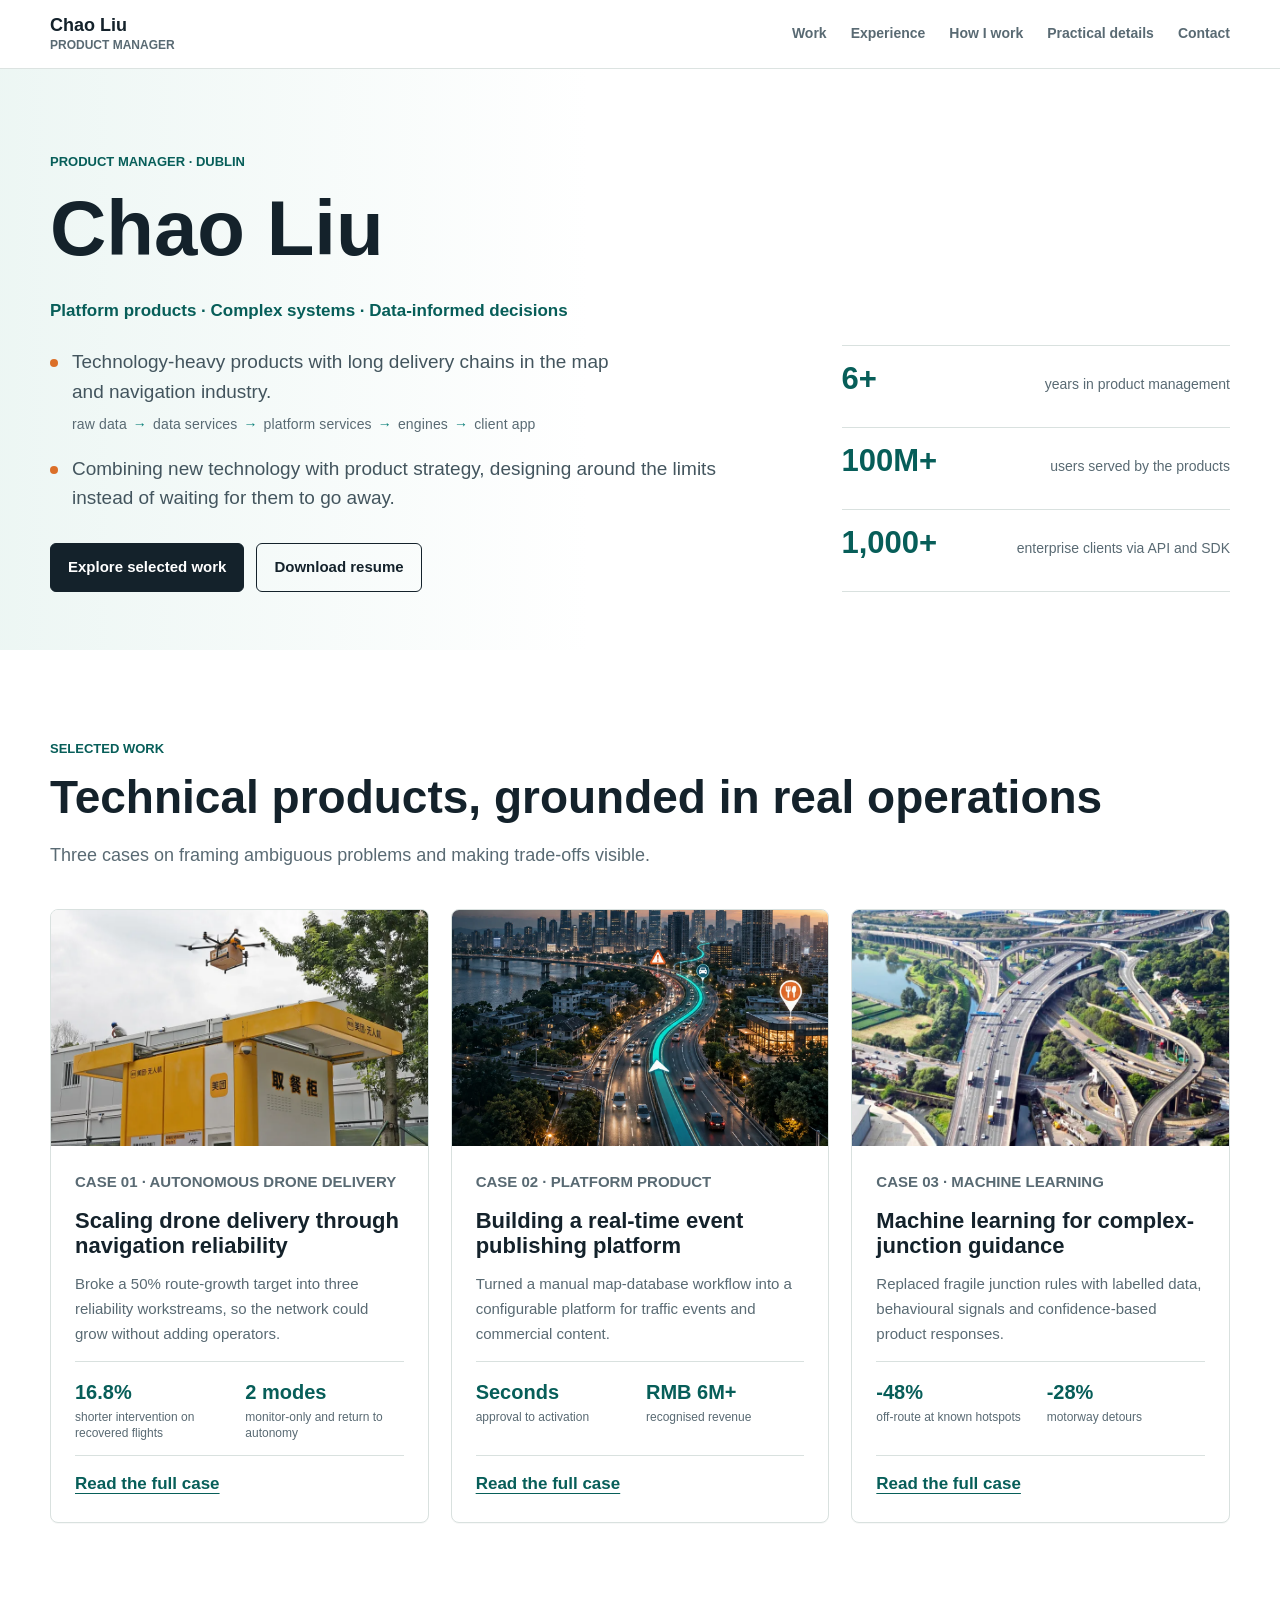
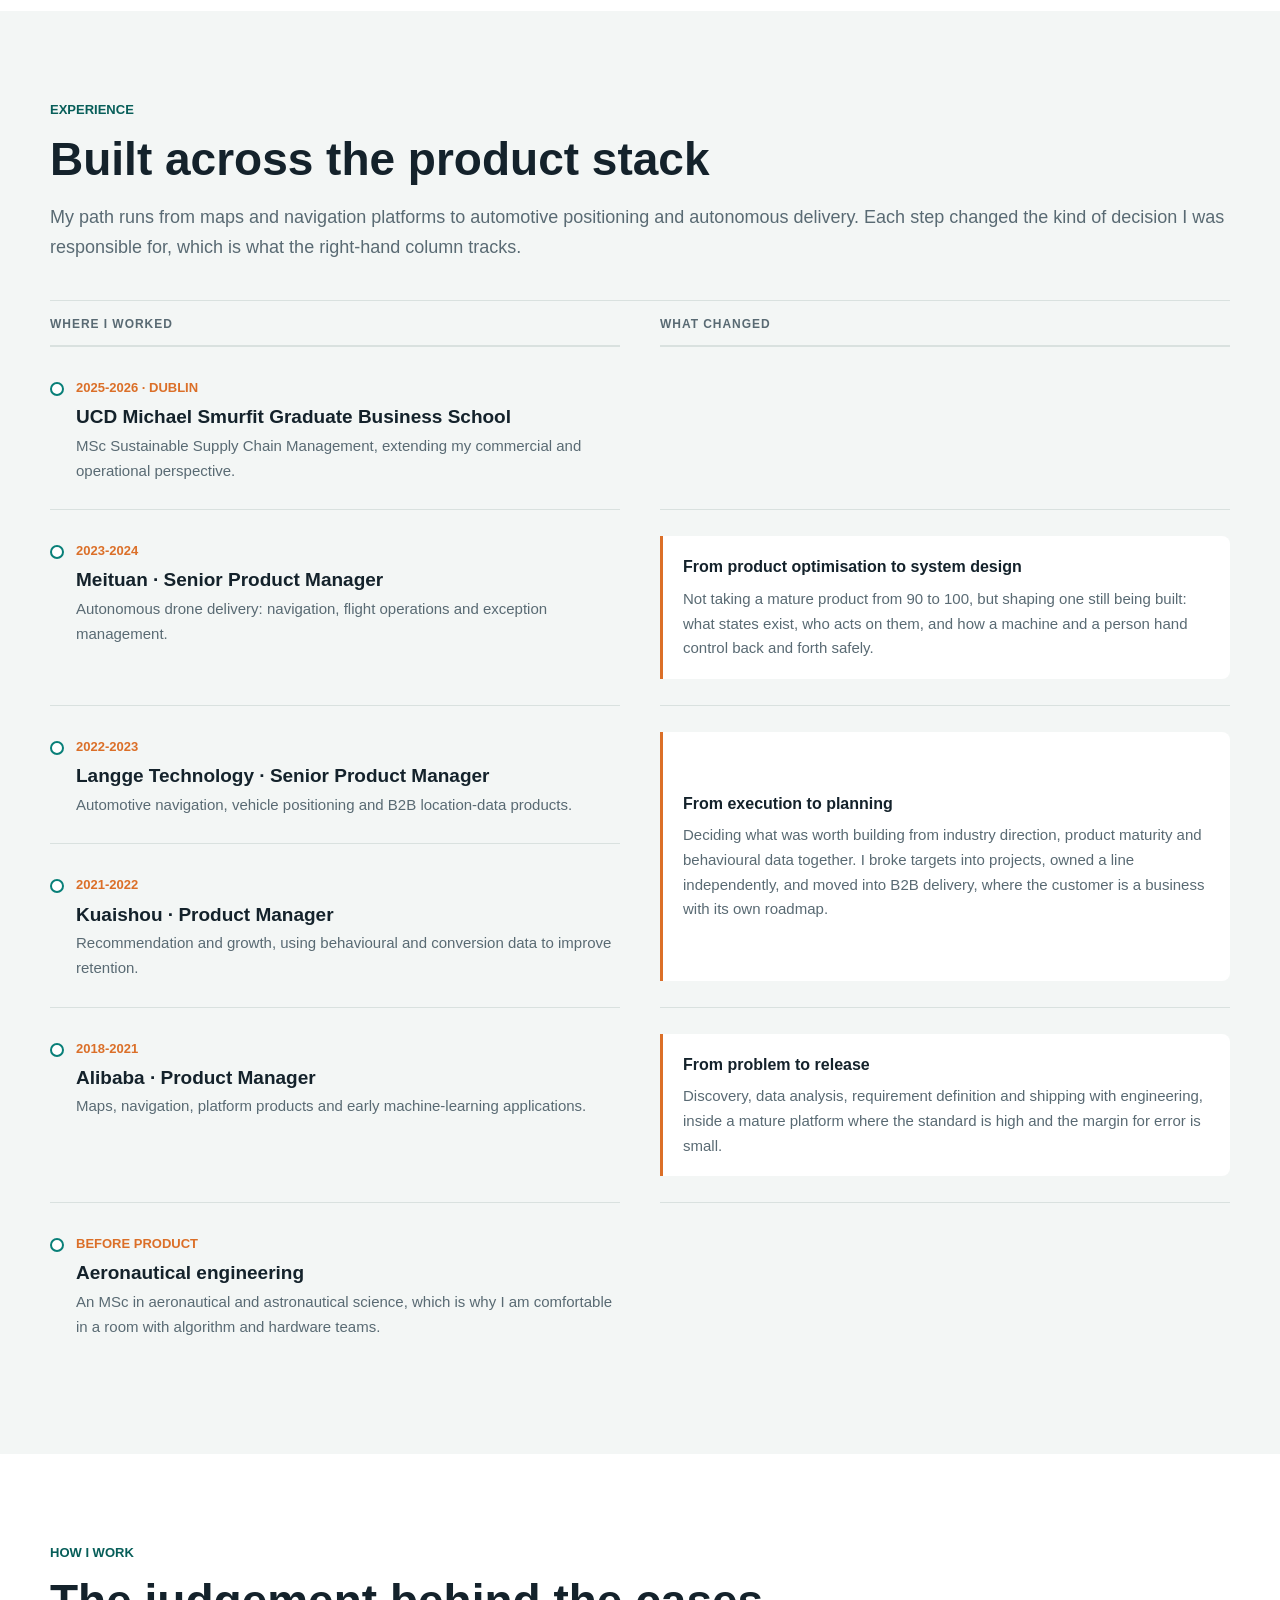
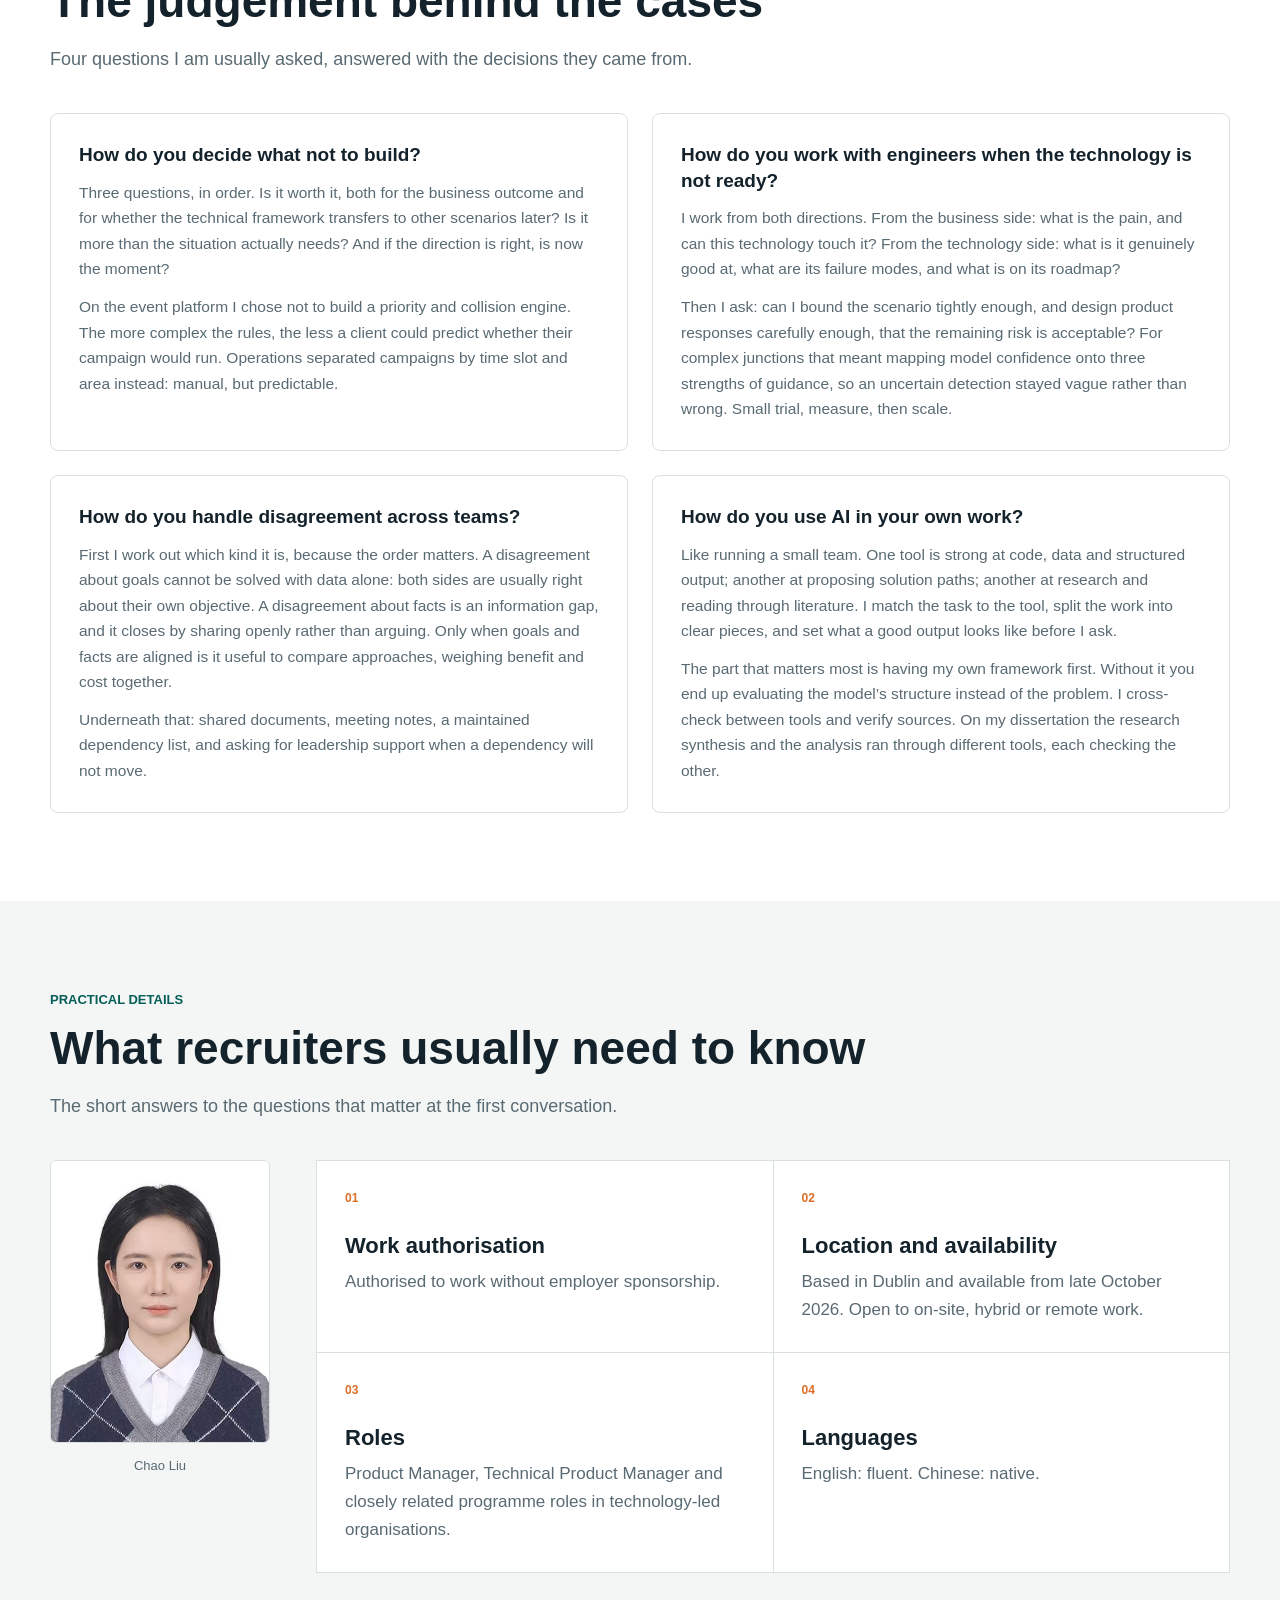
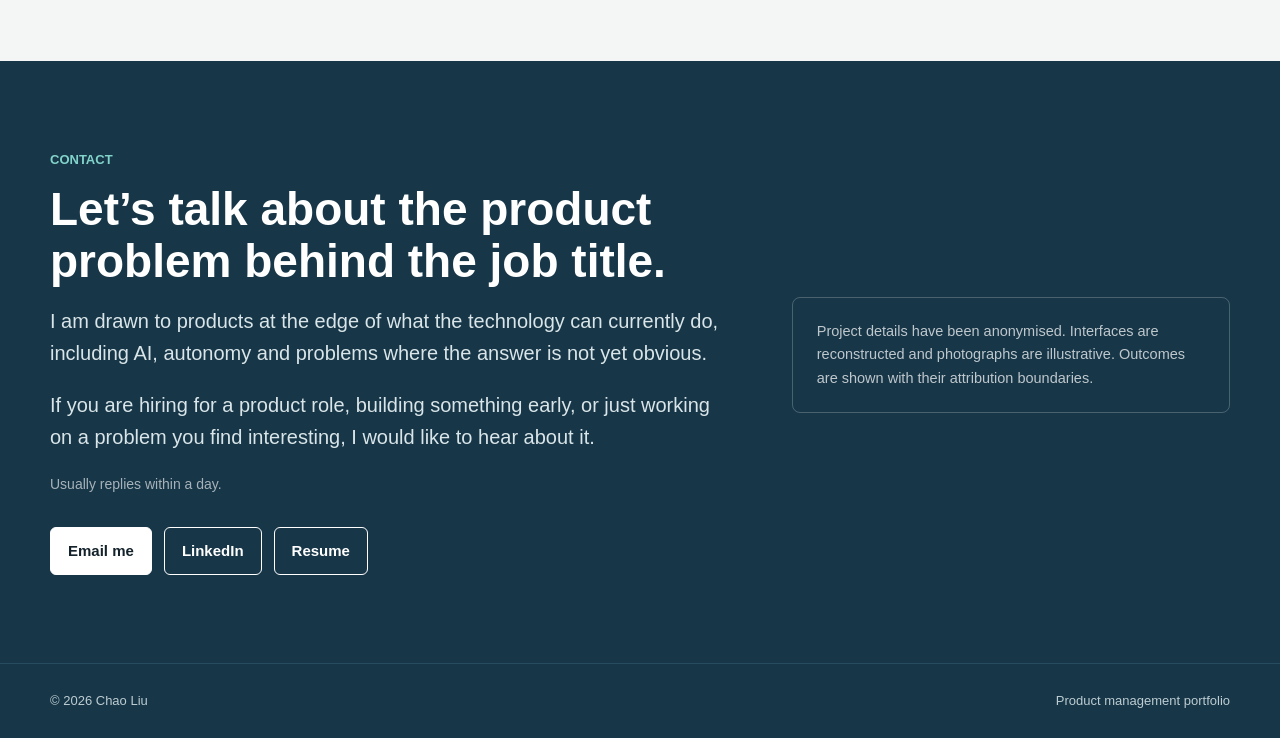
<file: index.html>
<!doctype html>
<html lang="en">
<head>
  <meta charset="utf-8">
  <meta name="viewport" content="width=device-width, initial-scale=1">
  <meta name="robots" content="noindex,nofollow">
  <title>Chao Liu | Product Manager</title>
  <meta name="description" content="Product management portfolio focused on platform products, complex systems and data-informed decisions.">
  <link rel="canonical" href="https://chaoliu-pm.github.io/">
  <meta property="og:type" content="website">
  <meta property="og:title" content="Chao Liu | Product Manager">
  <meta property="og:description" content="Selected product work across autonomous delivery, platform products and machine learning.">
  <meta property="og:url" content="https://chaoliu-pm.github.io/">
  <meta property="og:image" content="https://chaoliu-pm.github.io/assets/images/og-home.jpg">
  <link rel="icon" href="favicon.svg" type="image/svg+xml">
  <link rel="stylesheet" href="assets/css/styles.css">
</head>
<body>
  <a class="skip-link" href="#main">Skip to content</a>
  <header class="site-header">
    <div class="nav-wrap">
      <a class="brand" href="#top">Chao Liu<small>Product Manager</small></a>
      <button class="menu-button" type="button" aria-label="Open navigation" aria-expanded="false"><span></span></button>
      <nav class="nav-links" aria-label="Primary navigation">
        <a href="#work">Work</a>
        <a href="#experience">Experience</a>
        <a href="#how-i-work">How I work</a>
        <a href="#practical">Practical details</a>
        <a href="#contact">Contact</a>
      </nav>
    </div>
  </header>

  <main id="main">
    <section class="hero-home" id="top">
      <div class="container hero-grid">
        <div>
          <p class="eyebrow">Product manager · Dublin</p>
          <h1>Chao Liu</h1>
          <p class="positioning">Platform products · Complex systems · Data-informed decisions</p>
          <ul class="hero-points">
            <li><span class="hero-statement">Technology-heavy products with long delivery chains in the map and navigation&nbsp;industry.</span>
              <span class="chain">raw data <i>&rarr;</i> data services <i>&rarr;</i> platform services <i>&rarr;</i> engines <i>&rarr;</i> client app</span>
            </li>
            <li><span class="hero-statement">Combining new technology with product strategy, designing around the limits instead of waiting for them to go&nbsp;away.</span></li>
          </ul>
          <div class="hero-actions">
            <a class="button" href="#work">Explore selected work</a>
            <a class="button button-secondary" href="downloads/Chao_Liu_Resume.pdf" download>Download resume</a>
          </div>
        </div>
        <div class="fact-stack" aria-label="Career summary">
          <div class="fact-row"><strong>6+</strong><span>years in product management</span></div>
          <div class="fact-row"><strong>100M+</strong><span>users served by the products</span></div>
          <div class="fact-row"><strong>1,000+</strong><span>enterprise clients via API and SDK</span></div>
        </div>
      </div>
    </section>

    <section class="section" id="work">
      <div class="container">
        <p class="eyebrow">Selected work</p>
        <h2>Technical products, grounded in real operations</h2>
        <p class="section-intro">Three cases on framing ambiguous problems and making trade-offs visible.</p>

        <div class="cards-grid">
          <article class="case-card">
            <img class="case-card-image" src="assets/images/drone-card.webp" width="800" height="500" alt="A delivery drone approaching a rooftop locker">
            <div class="case-card-body">
              <p class="case-index">Case 01 &middot; Autonomous drone delivery</p>
              <h3>Scaling drone delivery through navigation reliability</h3>
              <p>Broke a 50% route-growth target into three reliability workstreams, so the network could grow without adding operators.</p>
              <div class="card-metrics"><div><strong>16.8%</strong><span>shorter intervention on recovered flights</span></div><div><strong>2 modes</strong><span>monitor-only and return to autonomy</span></div></div>
              <a class="text-link" href="cases/drone-delivery.html">Read the full case</a>
            </div>
          </article>

          <article class="case-card">
            <img class="case-card-image case-card-image-events" src="assets/images/event-platform-card.webp" width="1170" height="1080" alt="A city at dusk with a highlighted navigation route, traffic alerts and a restaurant marker">
            <div class="case-card-body">
              <p class="case-index">Case 02 · Platform product</p>
              <h3>Building a real-time event publishing platform</h3>
              <p>Turned a manual map-database workflow into a configurable platform for traffic events and commercial content.</p>
              <div class="card-metrics"><div><strong>Seconds</strong><span>approval to activation</span></div><div><strong>RMB 6M+</strong><span>recognised revenue</span></div></div>
              <a class="text-link" href="cases/event-platform.html">Read the full case</a>
            </div>
          </article>

          <article class="case-card">
            <img class="case-card-image" src="assets/images/complex-junctions-card.webp" width="800" height="500" alt="Aerial view of a complex motorway junction">
            <div class="case-card-body">
              <p class="case-index">Case 03 &middot; Machine learning</p>
              <h3>Machine learning for complex-junction guidance</h3>
              <p>Replaced fragile junction rules with labelled data, behavioural signals and confidence-based product responses.</p>
              <div class="card-metrics"><div><strong>-48%</strong><span>off-route at known hotspots</span></div><div><strong>-28%</strong><span>motorway detours</span></div></div>
              <a class="text-link" href="cases/complex-junctions.html">Read the full case</a>
            </div>
          </article>
        </div>
      </div>
    </section>

    <section class="section section-soft" id="experience">
      <div class="container">
        <p class="eyebrow">Experience</p>
        <h2>Built across the product stack</h2>
        <p class="section-intro">My path runs from maps and navigation platforms to automotive positioning and autonomous delivery. Each step changed the kind of decision I was responsible for, which is what the right-hand column tracks.</p>
        <div class="track">
          <div class="track-head"><span>Where I worked</span><span>What changed</span></div>

          <div class="track-row">
            <div class="track-left">
              <span class="timeline-date">2025-2026 &middot; Dublin</span>
              <h3>UCD Michael Smurfit Graduate Business School</h3>
              <p>MSc Sustainable Supply Chain Management, extending my commercial and operational perspective.</p>
            </div>
            <div class="track-right empty"></div>
          </div>

          <div class="track-row">
            <div class="track-left">
              <span class="timeline-date">2023-2024</span>
              <h3>Meituan &middot; Senior Product Manager</h3>
              <p>Autonomous drone delivery: navigation, flight operations and exception management.</p>
            </div>
            <div class="track-right">
              <div class="stage stage-tall">
                <strong>From product optimisation to system design</strong>
                <p>Not taking a mature product from 90 to 100, but shaping one still being built: what states exist, who acts on them, and how a machine and a person hand control back and forth safely.</p>
              </div>
            </div>
          </div>

          <div class="track-row">
            <div class="track-left">
              <span class="timeline-date">2022-2023</span>
              <h3>Langge Technology &middot; Senior Product Manager</h3>
              <p>Automotive navigation, vehicle positioning and B2B location-data products.</p>
            </div>
            <div class="track-right span-two">
              <div class="stage stage-tall">
                <strong>From execution to planning</strong>
                <p>Deciding what was worth building from industry direction, product maturity and behavioural data together. I broke targets into projects, owned a line independently, and moved into B2B delivery, where the customer is a business with its own roadmap.</p>
              </div>
            </div>
          </div>

          <div class="track-row">
            <div class="track-left">
              <span class="timeline-date">2021-2022</span>
              <h3>Kuaishou &middot; Product Manager</h3>
              <p>Recommendation and growth, using behavioural and conversion data to improve retention.</p>
            </div>
          </div>

          <div class="track-row">
            <div class="track-left">
              <span class="timeline-date">2018-2021</span>
              <h3>Alibaba &middot; Product Manager</h3>
              <p>Maps, navigation, platform products and early machine-learning applications.</p>
            </div>
            <div class="track-right">
              <div class="stage stage-tall">
                <strong>From problem to release</strong>
                <p>Discovery, data analysis, requirement definition and shipping with engineering, inside a mature platform where the standard is high and the margin for error is small.</p>
              </div>
            </div>
          </div>

          <div class="track-row">
            <div class="track-left">
              <span class="timeline-date">Before product</span>
              <h3>Aeronautical engineering</h3>
              <p>An MSc in aeronautical and astronautical science, which is why I am comfortable in a room with algorithm and hardware teams.</p>
            </div>
            <div class="track-right empty"></div>
          </div>
        </div>
      </div>
    </section>


    <section class="section" id="how-i-work">
      <div class="container">
        <p class="eyebrow">How I work</p>
        <h2>The judgement behind the cases</h2>
        <p class="section-intro">Four questions I am usually asked, answered with the decisions they came from.</p>
        <div class="qa-grid">

          <article class="qa-item">
            <h3>How do you decide what not to build?</h3>
            <p>Three questions, in order. Is it worth it, both for the business outcome and for whether the technical framework transfers to other scenarios later? Is it more than the situation actually needs? And if the direction is right, is now the moment?</p>
            <p>On the event platform I chose not to build a priority and collision engine. The more complex the rules, the less a client could predict whether their campaign would run. Operations separated campaigns by time slot and area instead: manual, but predictable.</p>
          </article>

          <article class="qa-item">
            <h3>How do you work with engineers when the technology is not ready?</h3>
            <p>I work from both directions. From the business side: what is the pain, and can this technology touch it? From the technology side: what is it genuinely good at, what are its failure modes, and what is on its roadmap?</p>
            <p>Then I ask: can I bound the scenario tightly enough, and design product responses carefully enough, that the remaining risk is acceptable? For complex junctions that meant mapping model confidence onto three strengths of guidance, so an uncertain detection stayed vague rather than wrong. Small trial, measure, then scale.</p>
          </article>

          <article class="qa-item">
            <h3>How do you handle disagreement across teams?</h3>
            <p>First I work out which kind it is, because the order matters. A disagreement about goals cannot be solved with data alone: both sides are usually right about their own objective. A disagreement about facts is an information gap, and it closes by sharing openly rather than arguing. Only when goals and facts are aligned is it useful to compare approaches, weighing benefit and cost together.</p>
            <p>Underneath that: shared documents, meeting notes, a maintained dependency list, and asking for leadership support when a dependency will not move.</p>
          </article>

          <article class="qa-item">
            <h3>How do you use AI in your own work?</h3>
            <p>Like running a small team. One tool is strong at code, data and structured output; another at proposing solution paths; another at research and reading through literature. I match the task to the tool, split the work into clear pieces, and set what a good output looks like before I ask.</p>
            <p>The part that matters most is having my own framework first. Without it you end up evaluating the model&rsquo;s structure instead of the problem. I cross-check between tools and verify sources. On my dissertation the research synthesis and the analysis ran through different tools, each checking the other.</p>
          </article>

        </div>
      </div>
    </section>

    <section class="section section-soft" id="practical">
      <div class="container">
        <p class="eyebrow">Practical details</p>
        <h2>What recruiters usually need to know</h2>
        <p class="section-intro">The short answers to the questions that matter at the first conversation.</p>
        <div class="practical-layout">
          <figure class="portrait">
            <img src="assets/images/portrait.jpg" width="413" height="531" alt="Chao Liu" loading="lazy">
            <figcaption>Chao Liu</figcaption>
          </figure>
          <div class="practical-grid">
          <article class="practical-item"><div class="number">01</div><h3>Work authorisation</h3><p>Authorised to work without employer sponsorship.</p></article>
          <article class="practical-item"><div class="number">02</div><h3>Location and availability</h3><p>Based in Dublin and available from late October 2026. Open to on-site, hybrid or remote work.</p></article>
          <article class="practical-item"><div class="number">03</div><h3>Roles</h3><p>Product Manager, Technical Product Manager and closely related programme roles in technology-led organisations.</p></article>
          <article class="practical-item"><div class="number">04</div><h3>Languages</h3><p>English: fluent. Chinese: native.</p></article>
          </div>
        </div>
      </div>
    </section>

    <section class="section section-dark" id="contact">
      <div class="container contact-layout">
        <div>
          <p class="eyebrow">Contact</p>
          <h2>Let’s talk about the product problem behind the job title.</h2>
          <p class="lede">I am drawn to products at the edge of what the technology can currently do, including AI, autonomy and problems where the answer is not yet obvious.</p>
          <p class="lede">If you are hiring for a product role, building something early, or just working on a problem you find interesting, I would like to hear about it.</p>
          <p class="reply-note">Usually replies within a day.</p>
          <div class="contact-actions">
            <a class="button button-light" data-email-link href="https://www.linkedin.com/in/chao-liu-14a54b36a">Email me</a>
            <a class="button button-secondary" style="border-color:#fff;color:#fff" href="https://www.linkedin.com/in/chao-liu-14a54b36a" target="_blank" rel="noreferrer">LinkedIn</a>
            <a class="button button-secondary" style="border-color:#fff;color:#fff" href="downloads/Chao_Liu_Resume.pdf" download>Resume</a>
          </div>
        </div>
        <p class="contact-note">Project details have been anonymised. Interfaces are reconstructed and photographs are illustrative. Outcomes are shown with their attribution boundaries.</p>
      </div>
    </section>
  </main>

  <footer class="site-footer"><div class="container footer-row"><span>© <span data-year></span> Chao Liu</span><span>Product management portfolio</span></div></footer>
  <script src="assets/js/main.js"></script>
</body>
</html>
</file>
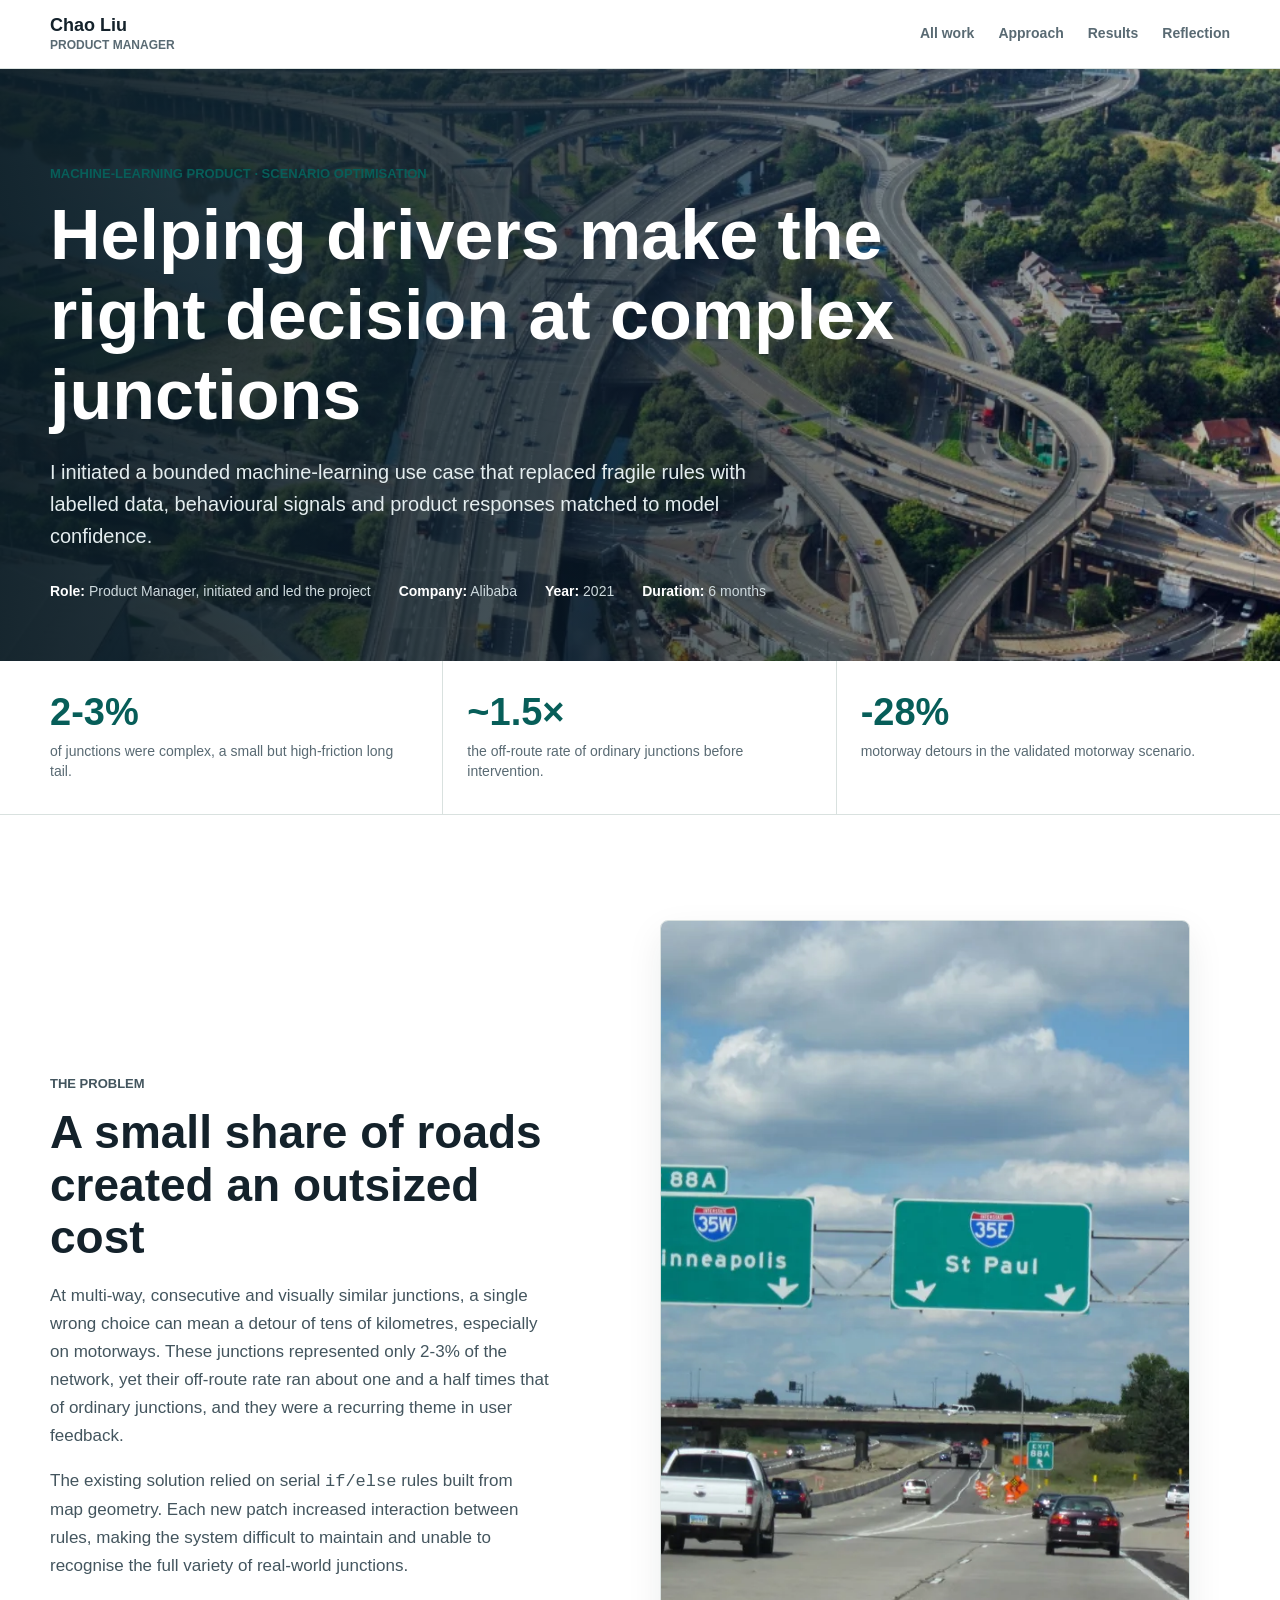
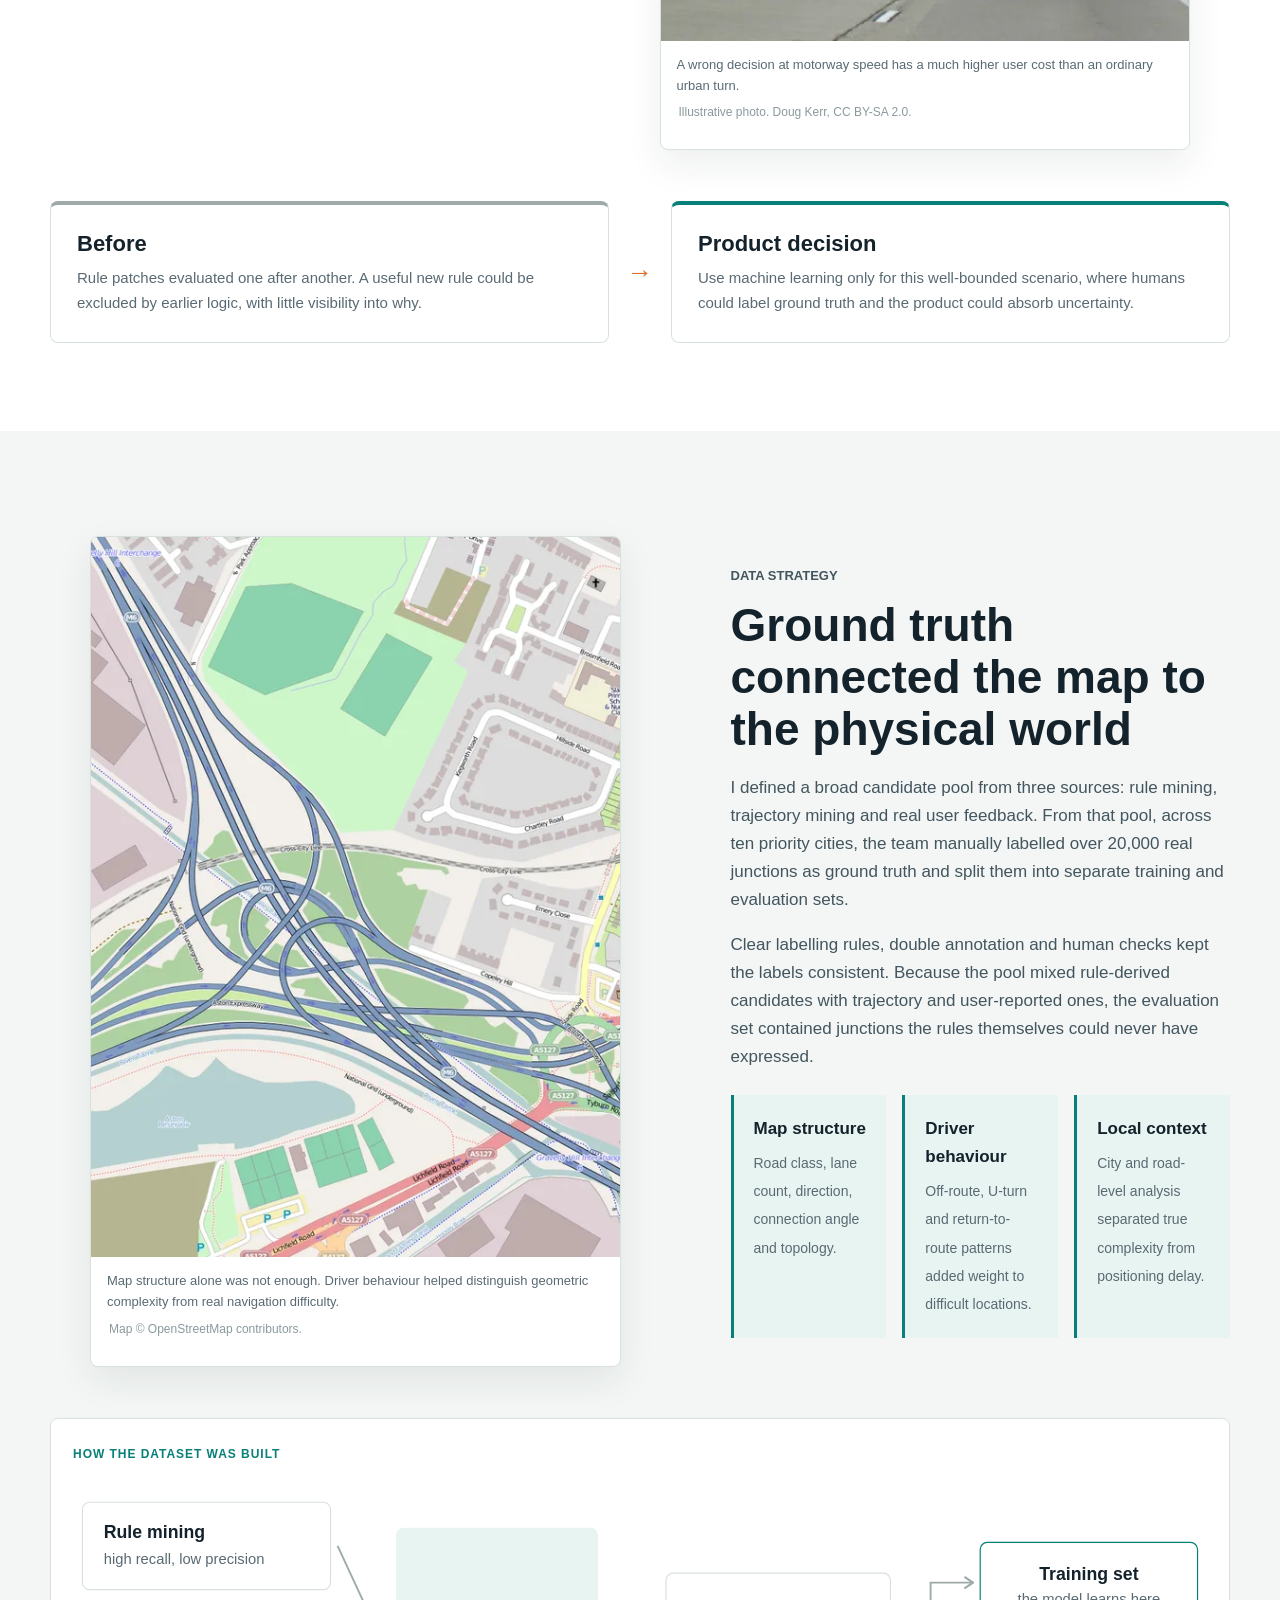
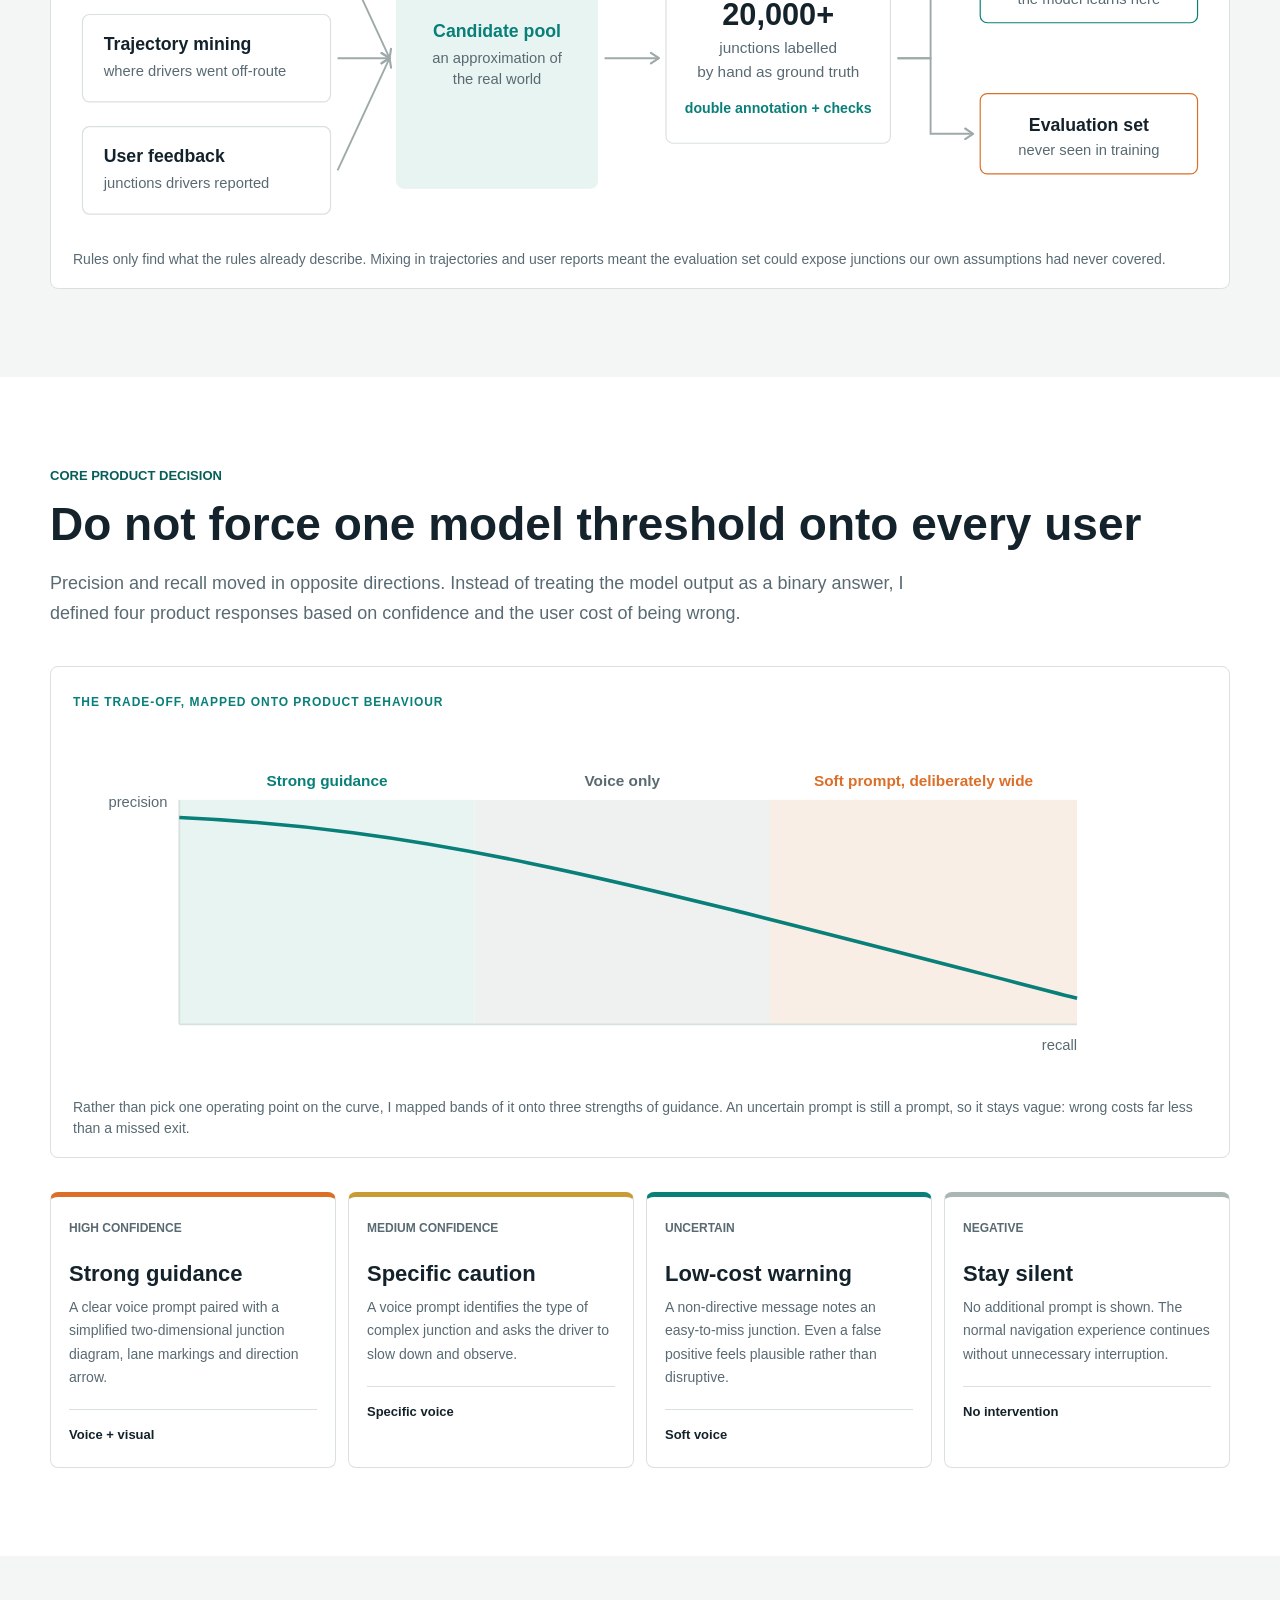
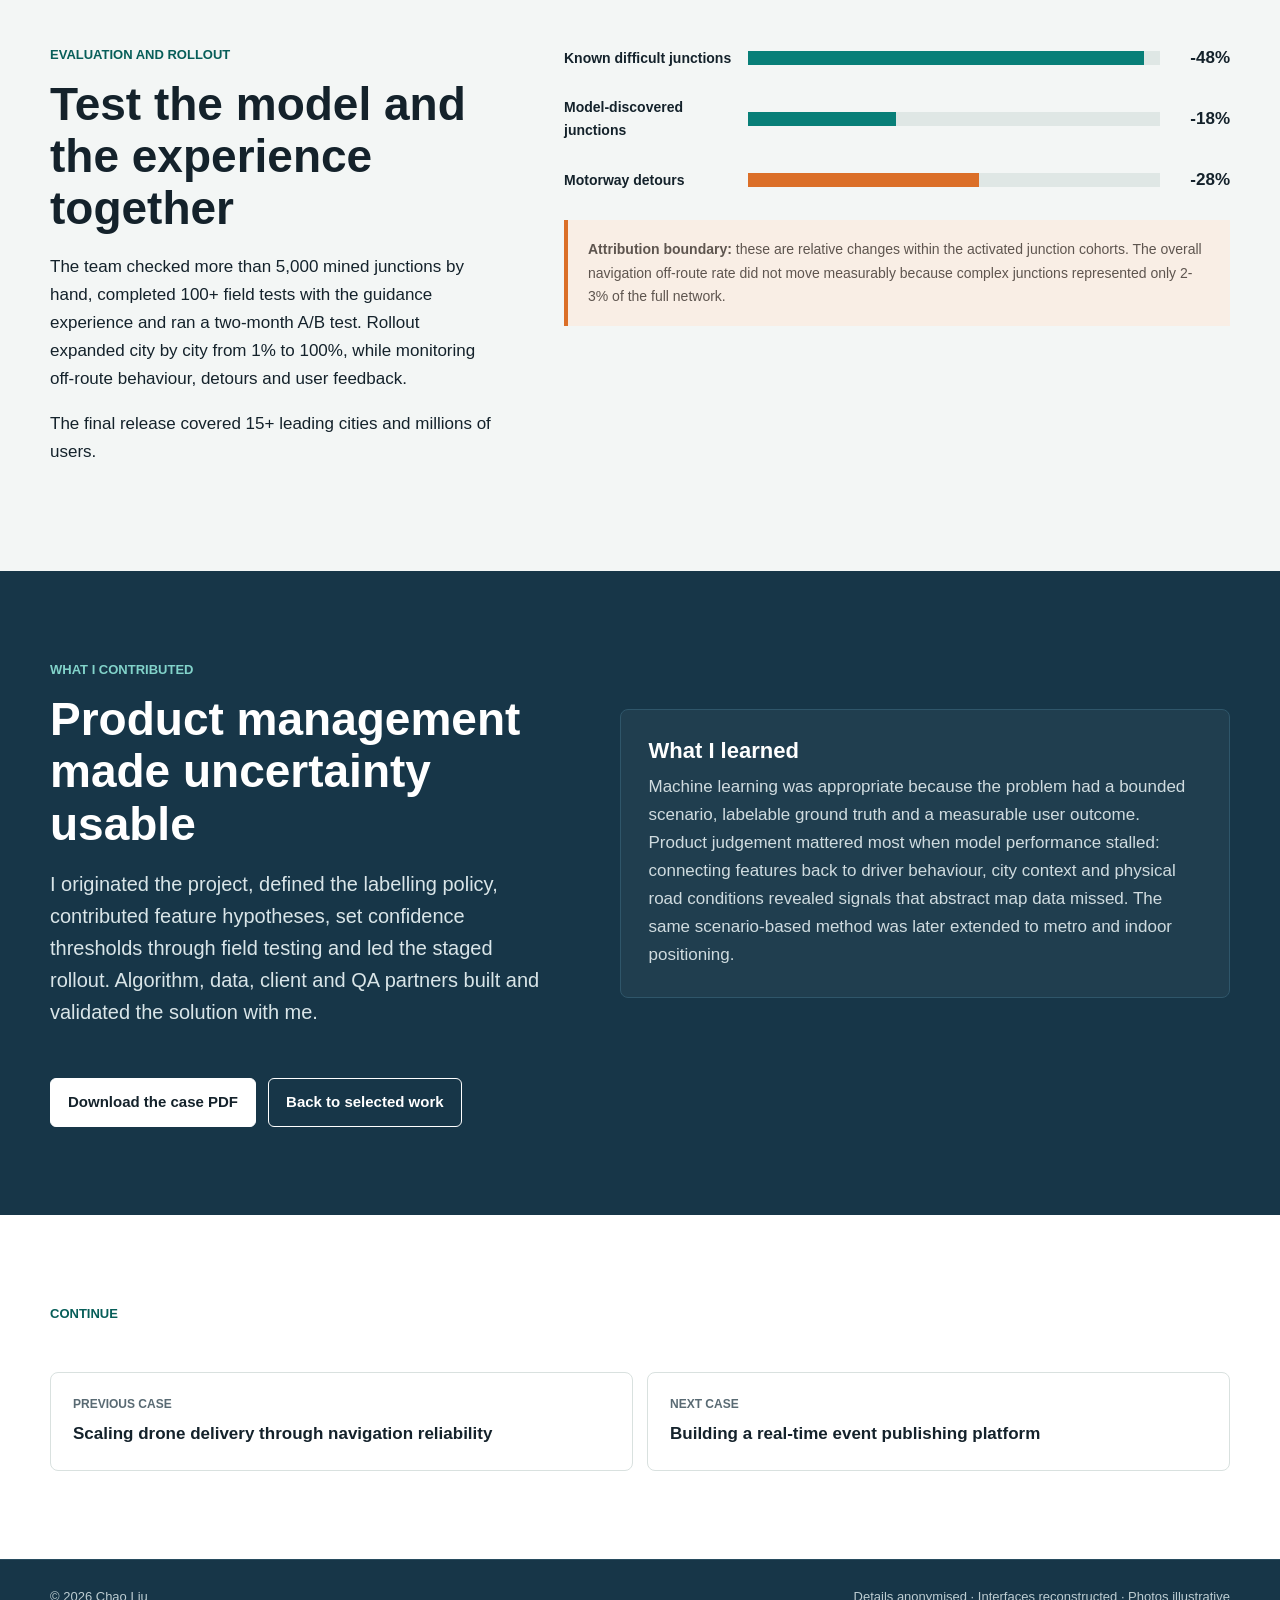
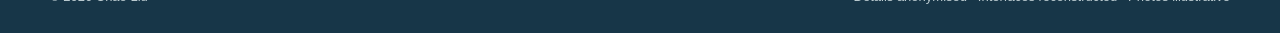
<file: cases/complex-junctions.html>
<!doctype html>
<html lang="en">
<head>
  <meta charset="utf-8">
  <meta name="viewport" content="width=device-width, initial-scale=1">
  <meta name="robots" content="noindex,nofollow">
  <title>Machine Learning for Complex Junctions | Chao Liu</title>
  <meta name="description" content="A product case study on using machine learning and confidence-based UX to reduce navigation errors at complex junctions.">
  <link rel="canonical" href="https://chaoliu-pm.github.io/cases/complex-junctions.html">
  <meta property="og:type" content="article">
  <meta property="og:title" content="Machine Learning for Complex-Junction Guidance">
  <meta property="og:description" content="How labelled data, driver behaviour and confidence-based guidance reduced off-route events.">
  <meta property="og:url" content="https://chaoliu-pm.github.io/cases/complex-junctions.html">
  <meta property="og:image" content="https://chaoliu-pm.github.io/assets/images/og-complex-junctions.jpg">
  <link rel="icon" href="../favicon.svg" type="image/svg+xml">
  <link rel="stylesheet" href="../assets/css/styles.css">
</head>
<body>
  <a class="skip-link" href="#main">Skip to content</a>
  <header class="site-header">
    <div class="nav-wrap">
      <a class="brand" href="../index.html">Chao Liu<small>Product Manager</small></a>
      <button class="menu-button" type="button" aria-label="Open navigation" aria-expanded="false"><span></span></button>
      <nav class="nav-links" aria-label="Primary navigation">
        <a href="../index.html#work">All work</a>
        <a href="#approach">Approach</a>
        <a href="#results">Results</a>
        <a href="#reflection">Reflection</a>
      </nav>
    </div>
  </header>

  <main id="main">
    <section class="case-hero" style="background-image:url('../assets/images/complex-junctions-hero.webp')">
      <div class="container case-hero-inner">
        <p class="eyebrow">Machine-learning product · Scenario optimisation</p>
        <h1>Helping drivers make the right decision at complex junctions</h1>
        <p class="lede">I initiated a bounded machine-learning use case that replaced fragile rules with labelled data, behavioural signals and product responses matched to model confidence.</p>
        <div class="case-meta"><span><strong>Role:</strong> Product Manager, initiated and led the project</span><span><strong>Company:</strong> Alibaba</span><span><strong>Year:</strong> 2021</span><span><strong>Duration:</strong> 6 months</span></div>
      </div>
    </section>

    <section class="metrics-band" aria-label="Key results">
      <div class="container metrics-grid">
        <div class="metric"><strong>2-3%</strong><span>of junctions were complex, a small but high-friction long tail.</span></div>
        <div class="metric"><strong>~1.5&times;</strong><span>the off-route rate of ordinary junctions before intervention.</span></div>
        <div class="metric"><strong>-28%</strong><span>motorway detours in the validated motorway scenario.</span></div>
      </div>
    </section>

    <section class="section">
      <div class="container story-grid">
        <div class="story-copy">
          <p class="eyebrow">The problem</p>
          <h2>A small share of roads created an outsized cost</h2>
          <p>At multi-way, consecutive and visually similar junctions, a single wrong choice can mean a detour of tens of kilometres, especially on motorways. These junctions represented only 2-3% of the network, yet their off-route rate ran about one and a half times that of ordinary junctions, and they were a recurring theme in user feedback.</p>
          <p>The existing solution relied on serial <code>if/else</code> rules built from map geometry. Each new patch increased interaction between rules, making the system difficult to maintain and unable to recognise the full variety of real-world junctions.</p>
        </div>
        <figure class="visual-frame">
          <img src="../assets/images/motorway-context.webp" width="960" height="720" alt="A real motorway split with several adjacent exits">
          <figcaption class="visual-caption">A wrong decision at motorway speed has a much higher user cost than an ordinary urban turn.</figcaption>
          <p class="credit">Illustrative photo. Doug Kerr, CC BY-SA 2.0.</p>
        </figure>
      </div>
      <div class="container comparison">
        <div class="comparison-panel old"><h3>Before</h3><p>Rule patches evaluated one after another. A useful new rule could be excluded by earlier logic, with little visibility into why.</p></div>
        <div class="comparison-arrow" aria-hidden="true">→</div>
        <div class="comparison-panel new"><h3>Product decision</h3><p>Use machine learning only for this well-bounded scenario, where humans could label ground truth and the product could absorb uncertainty.</p></div>
      </div>
    </section>

    <section class="section section-soft" id="approach">
      <div class="container story-grid reverse">
        <figure class="visual-frame">
          <img src="../assets/images/junction-map.webp" width="960" height="720" alt="Map showing a complex motorway interchange">
          <figcaption class="visual-caption">Map structure alone was not enough. Driver behaviour helped distinguish geometric complexity from real navigation difficulty.</figcaption>
          <p class="credit">Map &copy; OpenStreetMap contributors.</p>
        </figure>
        <div class="story-copy">
          <p class="eyebrow">Data strategy</p>
          <h2>Ground truth connected the map to the physical world</h2>
          <p>I defined a broad candidate pool from three sources: rule mining, trajectory mining and real user feedback. From that pool, across ten priority cities, the team manually labelled over 20,000 real junctions as ground truth and split them into separate training and evaluation sets.</p>
          <p>Clear labelling rules, double annotation and human checks kept the labels consistent. Because the pool mixed rule-derived candidates with trajectory and user-reported ones, the evaluation set contained junctions the rules themselves could never have expressed.</p>
          <div class="signal-grid">
            <div class="signal"><strong>Map structure</strong><span>Road class, lane count, direction, connection angle and topology.</span></div>
            <div class="signal"><strong>Driver behaviour</strong><span>Off-route, U-turn and return-to-route patterns added weight to difficult locations.</span></div>
            <div class="signal"><strong>Local context</strong><span>City and road-level analysis separated true complexity from positioning delay.</span></div>
          </div>
        </div>
      </div>
      <div class="container">
        <figure class="diagram">
          <p class="diagram-title">How the dataset was built</p>
          <svg viewBox="0 0 960 300" role="img" aria-label="From three candidate sources to a labelled dataset split into training and evaluation sets">
<defs><marker id="ah" viewBox="0 0 10 10" refX="8" refY="5" markerWidth="7" markerHeight="7" orient="auto-start-reverse"><path d="M2 1 L8 5 L2 9" fill="none" stroke="context-stroke" stroke-width="1.6" stroke-linecap="round" stroke-linejoin="round"/></marker></defs>
<rect x="8" y="18" width="210" height="74" rx="6" fill="#ffffff" stroke="#d9e1df" stroke-width="1"/>
<text x="26" y="48" font-family="Inter, sans-serif" font-size="15" font-weight="700" fill="#14222b" text-anchor="start">Rule mining</text>
<text x="26" y="70" font-family="Inter, sans-serif" font-size="12.5" font-weight="400" fill="#596a73" text-anchor="start">high recall, low precision</text>
<line x1="224" y1="55" x2="268" y2="150" stroke="#9eaaa9" stroke-width="1.6" marker-end="url(#ah)"/>
<rect x="8" y="113" width="210" height="74" rx="6" fill="#ffffff" stroke="#d9e1df" stroke-width="1"/>
<text x="26" y="143" font-family="Inter, sans-serif" font-size="15" font-weight="700" fill="#14222b" text-anchor="start">Trajectory mining</text>
<text x="26" y="165" font-family="Inter, sans-serif" font-size="12.5" font-weight="400" fill="#596a73" text-anchor="start">where drivers went off-route</text>
<line x1="224" y1="150" x2="268" y2="150" stroke="#9eaaa9" stroke-width="1.6" marker-end="url(#ah)"/>
<rect x="8" y="208" width="210" height="74" rx="6" fill="#ffffff" stroke="#d9e1df" stroke-width="1"/>
<text x="26" y="238" font-family="Inter, sans-serif" font-size="15" font-weight="700" fill="#14222b" text-anchor="start">User feedback</text>
<text x="26" y="260" font-family="Inter, sans-serif" font-size="12.5" font-weight="400" fill="#596a73" text-anchor="start">junctions drivers reported</text>
<line x1="224" y1="245" x2="268" y2="150" stroke="#9eaaa9" stroke-width="1.6" marker-end="url(#ah)"/>
<rect x="274" y="40" width="170" height="220" rx="6" fill="#e8f4f1" stroke="#e8f4f1" stroke-width="1"/>
<text x="359" y="132" font-family="Inter, sans-serif" font-size="15" font-weight="700" fill="#087f78" text-anchor="middle">Candidate pool</text>
<text x="359" y="154" font-family="Inter, sans-serif" font-size="12.5" font-weight="400" fill="#596a73" text-anchor="middle">an approximation of</text>
<text x="359" y="172" font-family="Inter, sans-serif" font-size="12.5" font-weight="400" fill="#596a73" text-anchor="middle">the real world</text>
<line x1="450" y1="150" x2="496" y2="150" stroke="#9eaaa9" stroke-width="1.6" marker-end="url(#ah)"/>
<rect x="502" y="78" width="190" height="144" rx="6" fill="#ffffff" stroke="#d9e1df" stroke-width="1"/>
<text x="597" y="122" font-family="Inter, sans-serif" font-size="26" font-weight="800" fill="#14222b" text-anchor="middle">20,000+</text>
<text x="597" y="146" font-family="Inter, sans-serif" font-size="13" font-weight="400" fill="#596a73" text-anchor="middle">junctions labelled</text>
<text x="597" y="166" font-family="Inter, sans-serif" font-size="13" font-weight="400" fill="#596a73" text-anchor="middle">by hand as ground truth</text>
<text x="597" y="196" font-family="Inter, sans-serif" font-size="12" font-weight="700" fill="#087f78" text-anchor="middle">double annotation + checks</text>
<path d="M698 150 H726 V86 H762" fill="none" stroke="#9eaaa9" stroke-width="1.6" marker-end="url(#ah)"/>
<path d="M698 150 H726 V214 H762" fill="none" stroke="#9eaaa9" stroke-width="1.6" marker-end="url(#ah)"/>
<rect x="768" y="52" width="184" height="68" rx="6" fill="#ffffff" stroke="#087f78" stroke-width="1"/>
<text x="860" y="84" font-family="Inter, sans-serif" font-size="15" font-weight="700" fill="#14222b" text-anchor="middle">Training set</text>
<text x="860" y="104" font-family="Inter, sans-serif" font-size="12.5" font-weight="400" fill="#596a73" text-anchor="middle">the model learns here</text>
<rect x="768" y="180" width="184" height="68" rx="6" fill="#ffffff" stroke="#db6f28" stroke-width="1"/>
<text x="860" y="212" font-family="Inter, sans-serif" font-size="15" font-weight="700" fill="#14222b" text-anchor="middle">Evaluation set</text>
<text x="860" y="232" font-family="Inter, sans-serif" font-size="12.5" font-weight="400" fill="#596a73" text-anchor="middle">never seen in training</text>
</svg>
          <figcaption>Rules only find what the rules already describe. Mixing in trajectories and user reports meant the evaluation set could expose junctions our own assumptions had never covered.</figcaption>
        </figure>
      </div>
    </section>

    <section class="section">
      <div class="container">
        <p class="eyebrow">Core product decision</p>
        <h2>Do not force one model threshold onto every user</h2>
        <p class="section-intro">Precision and recall moved in opposite directions. Instead of treating the model output as a binary answer, I defined four product responses based on confidence and the user cost of being wrong.</p>
        <figure class="diagram">
          <p class="diagram-title">The trade-off, mapped onto product behaviour</p>
          <svg viewBox="0 0 960 300" role="img" aria-label="Precision falls as recall rises; three confidence bands are mapped onto three strengths of guidance">
<defs><marker id="ah" viewBox="0 0 10 10" refX="8" refY="5" markerWidth="7" markerHeight="7" orient="auto-start-reverse"><path d="M2 1 L8 5 L2 9" fill="none" stroke="context-stroke" stroke-width="1.6" stroke-linecap="round" stroke-linejoin="round"/></marker></defs>
<rect x="90" y="60" width="250" height="190" fill="#e8f4f1"/>
<rect x="340" y="60" width="250" height="190" fill="#eef1ef"/>
<rect x="590" y="60" width="260" height="190" fill="#f9eee5"/>
<text x="215" y="48" font-family="Inter, sans-serif" font-size="13" font-weight="700" fill="#087f78" text-anchor="middle">Strong guidance</text>
<text x="465" y="48" font-family="Inter, sans-serif" font-size="13" font-weight="700" fill="#596a73" text-anchor="middle">Voice only</text>
<text x="720" y="48" font-family="Inter, sans-serif" font-size="13" font-weight="700" fill="#db6f28" text-anchor="middle">Soft prompt, deliberately wide</text>
<line x1="90" y1="250" x2="850" y2="250" stroke="#d9e1df" stroke-width="1.5"/>
<line x1="90" y1="250" x2="90" y2="60" stroke="#d9e1df" stroke-width="1.5"/>
<text x="80" y="66" font-family="Inter, sans-serif" font-size="12.5" font-weight="400" fill="#596a73" text-anchor="end">precision</text>
<text x="850" y="272" font-family="Inter, sans-serif" font-size="12.5" font-weight="400" fill="#596a73" text-anchor="end">recall</text>
<path d="M90 75 C 310 85, 470 130, 850 228" fill="none" stroke="#087f78" stroke-width="3"/>
</svg>
          <figcaption>Rather than pick one operating point on the curve, I mapped bands of it onto three strengths of guidance. An uncertain prompt is still a prompt, so it stays vague: wrong costs far less than a missed exit.</figcaption>
        </figure>
        <div class="policy-grid">
          <article class="policy-card"><span class="confidence">High confidence</span><h3>Strong guidance</h3><p>A clear voice prompt paired with a simplified two-dimensional junction diagram, lane markings and direction arrow.</p><div class="policy-output">Voice + visual</div></article>
          <article class="policy-card"><span class="confidence">Medium confidence</span><h3>Specific caution</h3><p>A voice prompt identifies the type of complex junction and asks the driver to slow down and observe.</p><div class="policy-output">Specific voice</div></article>
          <article class="policy-card"><span class="confidence">Uncertain</span><h3>Low-cost warning</h3><p>A non-directive message notes an easy-to-miss junction. Even a false positive feels plausible rather than disruptive.</p><div class="policy-output">Soft voice</div></article>
          <article class="policy-card"><span class="confidence">Negative</span><h3>Stay silent</h3><p>No additional prompt is shown. The normal navigation experience continues without unnecessary interruption.</p><div class="policy-output">No intervention</div></article>
        </div>
      </div>
    </section>

    <section class="section section-soft" id="results">
      <div class="container results-layout">
        <div>
          <p class="eyebrow">Evaluation and rollout</p>
          <h2>Test the model and the experience together</h2>
          <p>The team checked more than 5,000 mined junctions by hand, completed 100+ field tests with the guidance experience and ran a two-month A/B test. Rollout expanded city by city from 1% to 100%, while monitoring off-route behaviour, detours and user feedback.</p>
          <p>The final release covered 15+ leading cities and millions of users.</p>
        </div>
        <div>
          <div class="result-bars" aria-label="Relative reductions">
            <div class="bar-row"><span class="bar-label">Known difficult junctions</span><div class="bar-track"><div class="bar-fill" style="width:96%"></div></div><span class="bar-value">-48%</span></div>
            <div class="bar-row"><span class="bar-label">Model-discovered junctions</span><div class="bar-track"><div class="bar-fill" style="width:36%"></div></div><span class="bar-value">-18%</span></div>
            <div class="bar-row"><span class="bar-label">Motorway detours</span><div class="bar-track"><div class="bar-fill orange" style="width:56%"></div></div><span class="bar-value">-28%</span></div>
          </div>
          <div class="evidence-note"><strong>Attribution boundary:</strong> these are relative changes within the activated junction cohorts. The overall navigation off-route rate did not move measurably because complex junctions represented only 2-3% of the full network.</div>
        </div>
      </div>
    </section>

    <section class="section section-dark" id="reflection">
      <div class="container story-grid">
        <div>
          <p class="eyebrow">What I contributed</p>
          <h2>Product management made uncertainty usable</h2>
          <p class="lede">I originated the project, defined the labelling policy, contributed feature hypotheses, set confidence thresholds through field testing and led the staged rollout. Algorithm, data, client and QA partners built and validated the solution with me.</p>
        </div>
        <div class="attribution">
          <h3>What I learned</h3>
          <p>Machine learning was appropriate because the problem had a bounded scenario, labelable ground truth and a measurable user outcome. Product judgement mattered most when model performance stalled: connecting features back to driver behaviour, city context and physical road conditions revealed signals that abstract map data missed. The same scenario-based method was later extended to metro and indoor positioning.</p>
        </div>
      </div>
      <div class="container hero-actions">
        <a class="button button-light" href="../downloads/Chao_Liu_PM_Portfolio_Complex_Junctions.pdf" download>Download the case PDF</a>
        <a class="button button-secondary" style="border-color:#fff;color:#fff" href="../index.html#work">Back to selected work</a>
      </div>
    </section>

    <section class="section">
      <div class="container">
        <p class="eyebrow">Continue</p>
        <div class="case-nav">
          <a href="drone-delivery.html"><span>Previous case</span><strong>Scaling drone delivery through navigation reliability</strong></a>
          <a href="event-platform.html"><span>Next case</span><strong>Building a real-time event publishing platform</strong></a>
        </div>
      </div>
    </section>
  </main>

  <footer class="site-footer"><div class="container footer-row"><span>© <span data-year></span> Chao Liu</span><span>Details anonymised · Interfaces reconstructed · Photos illustrative</span></div></footer>
  <script src="../assets/js/main.js"></script>
</body>
</html>
</file>
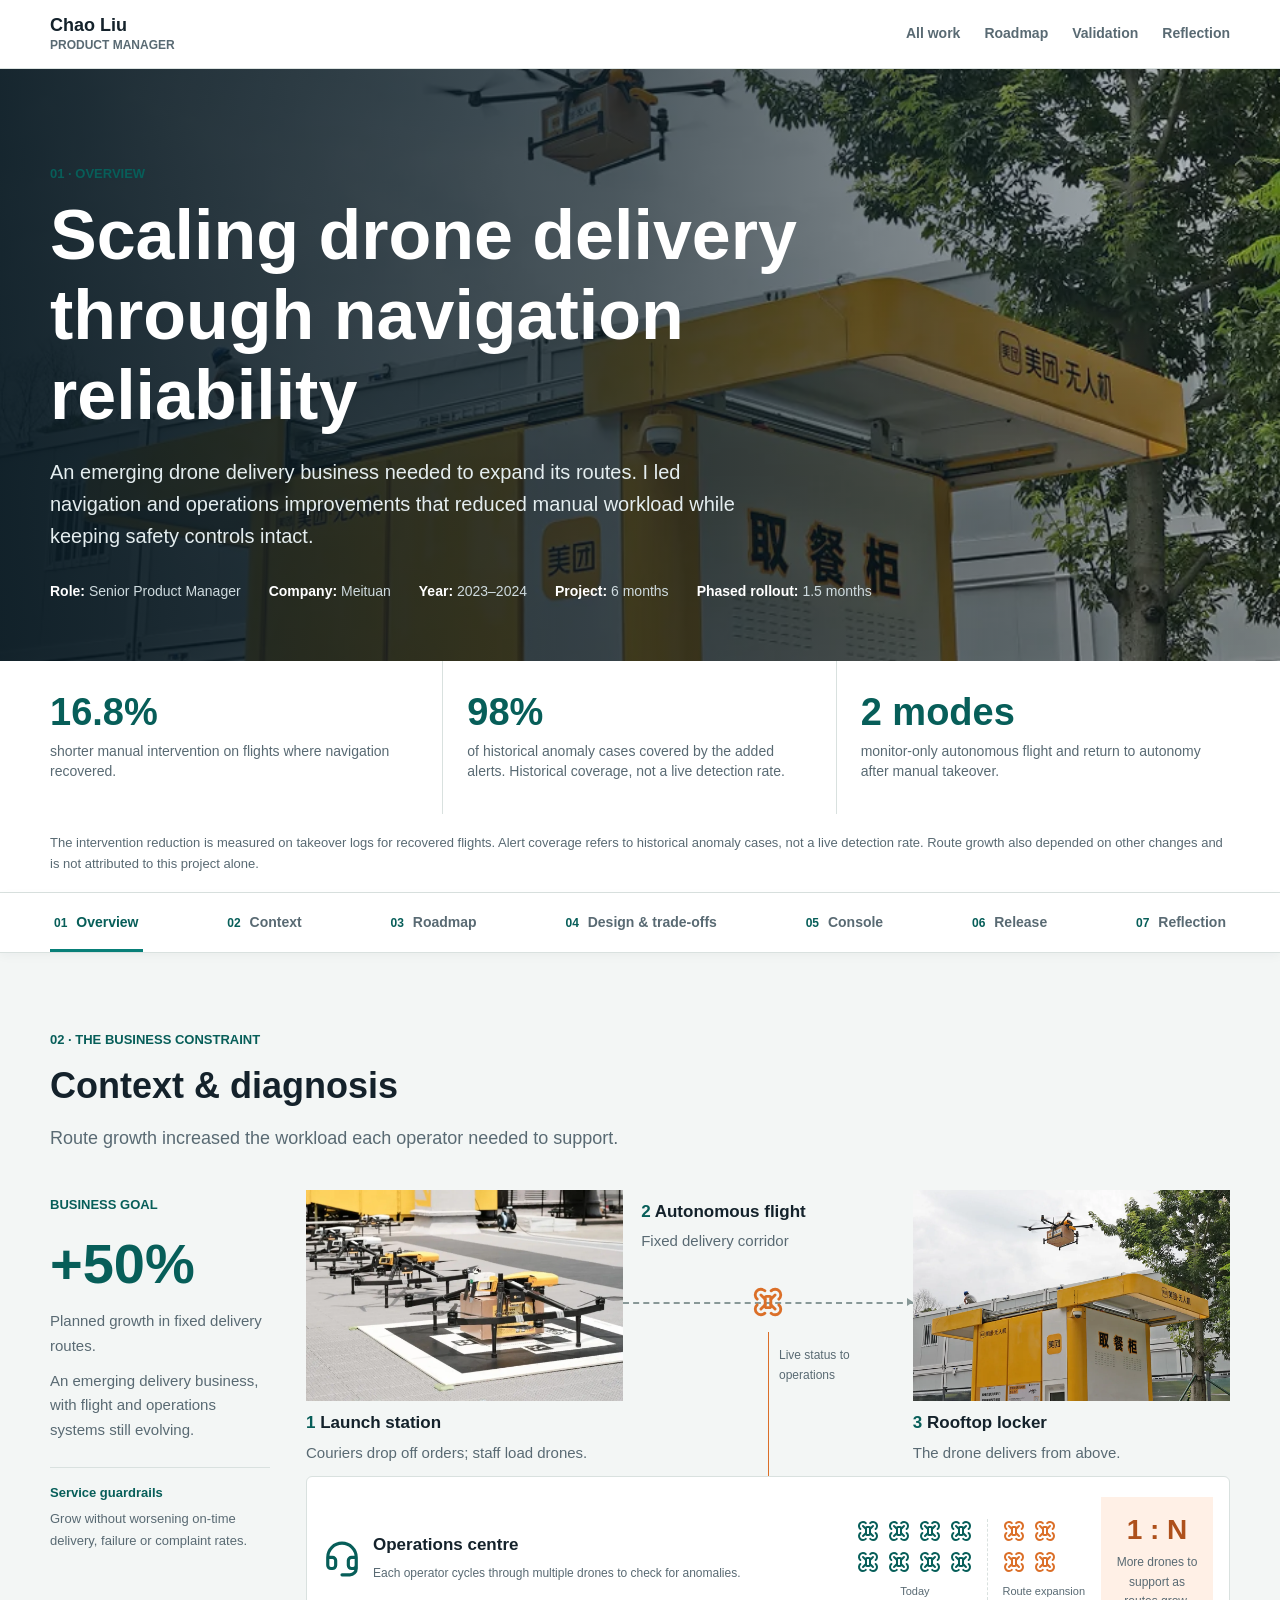
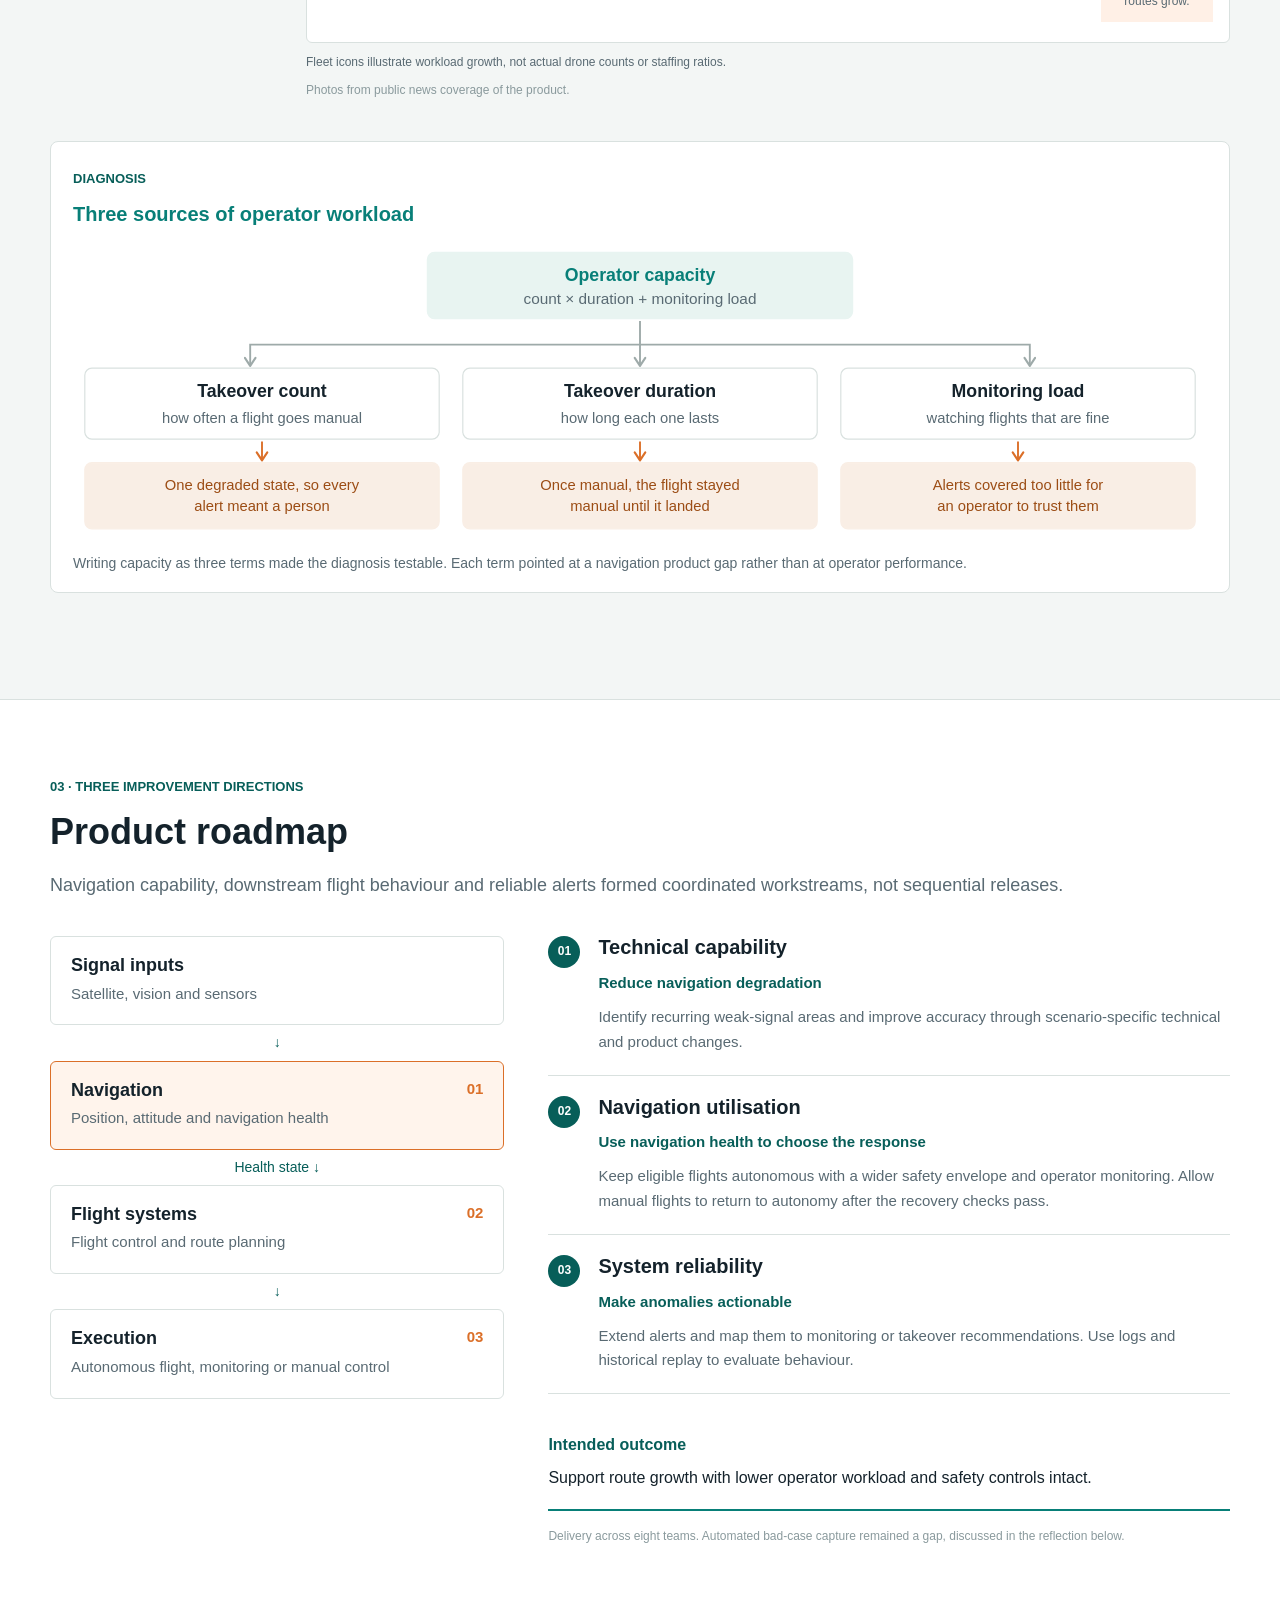
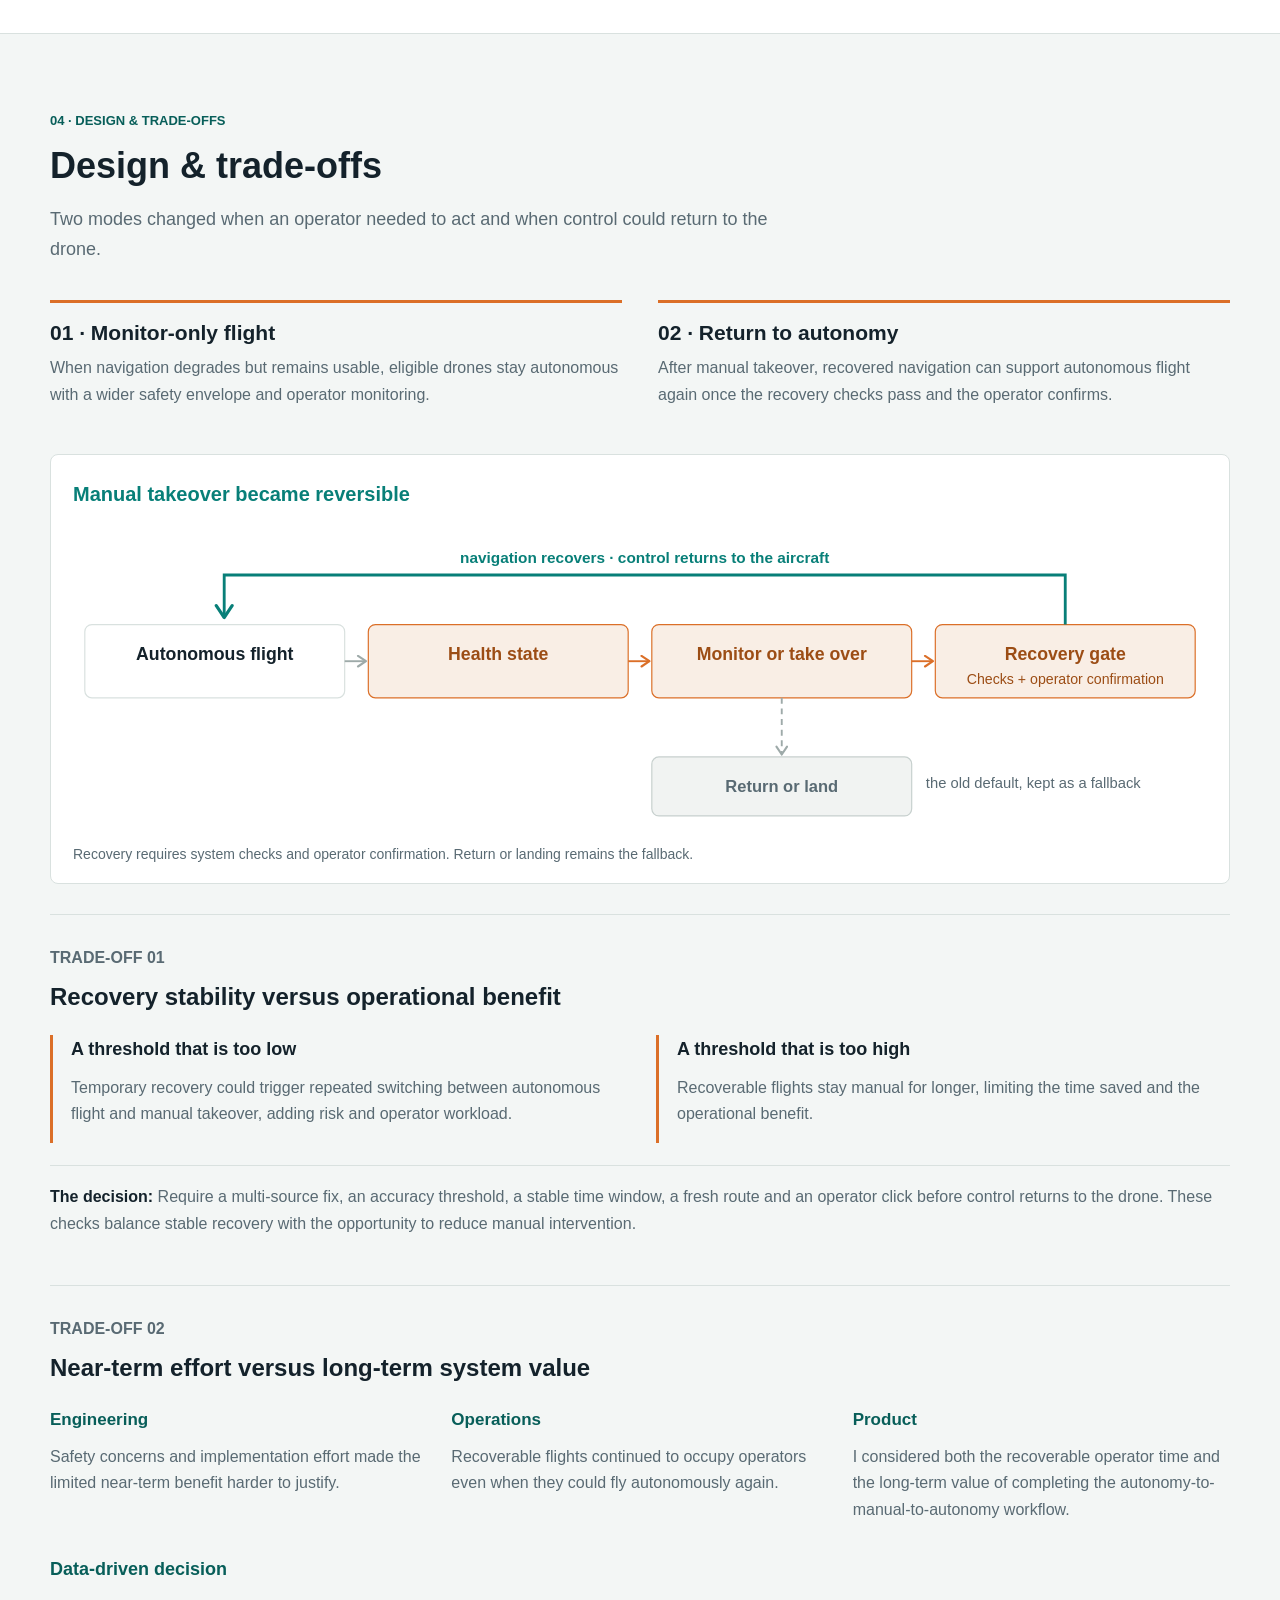
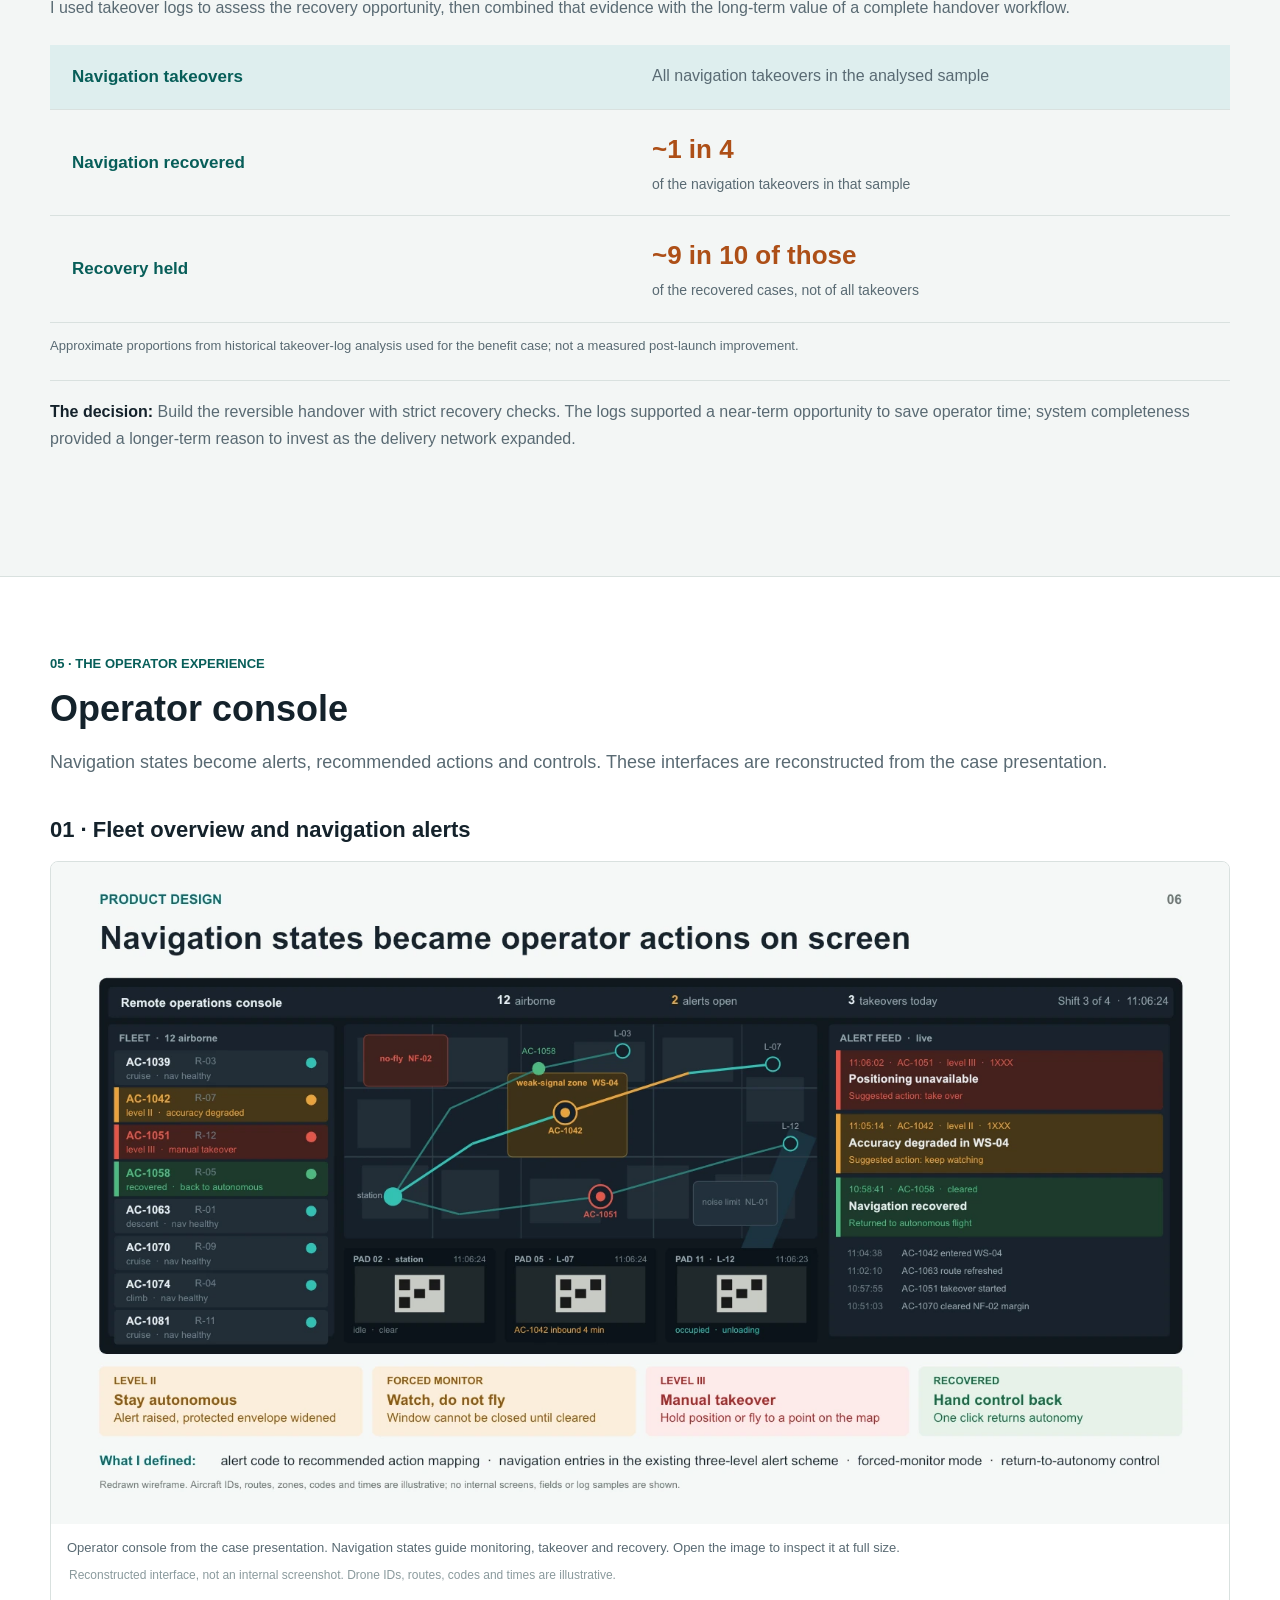
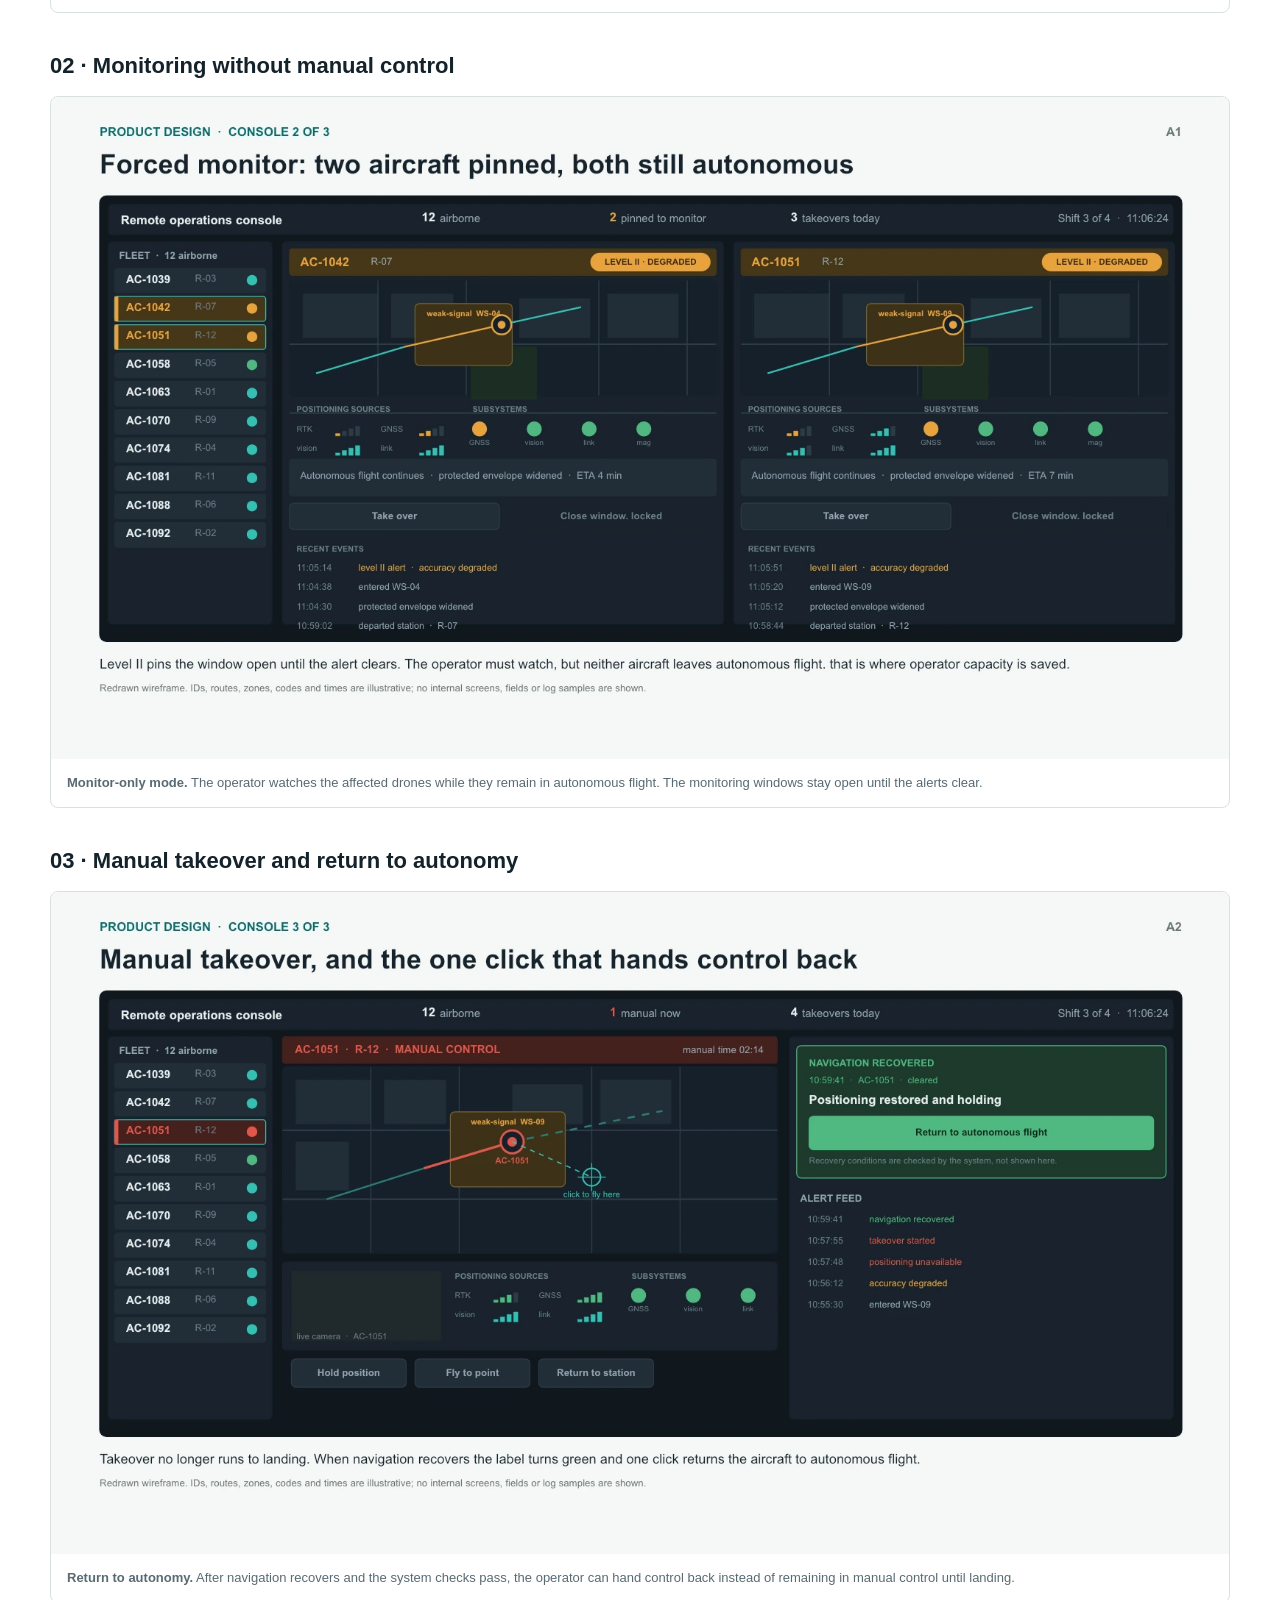
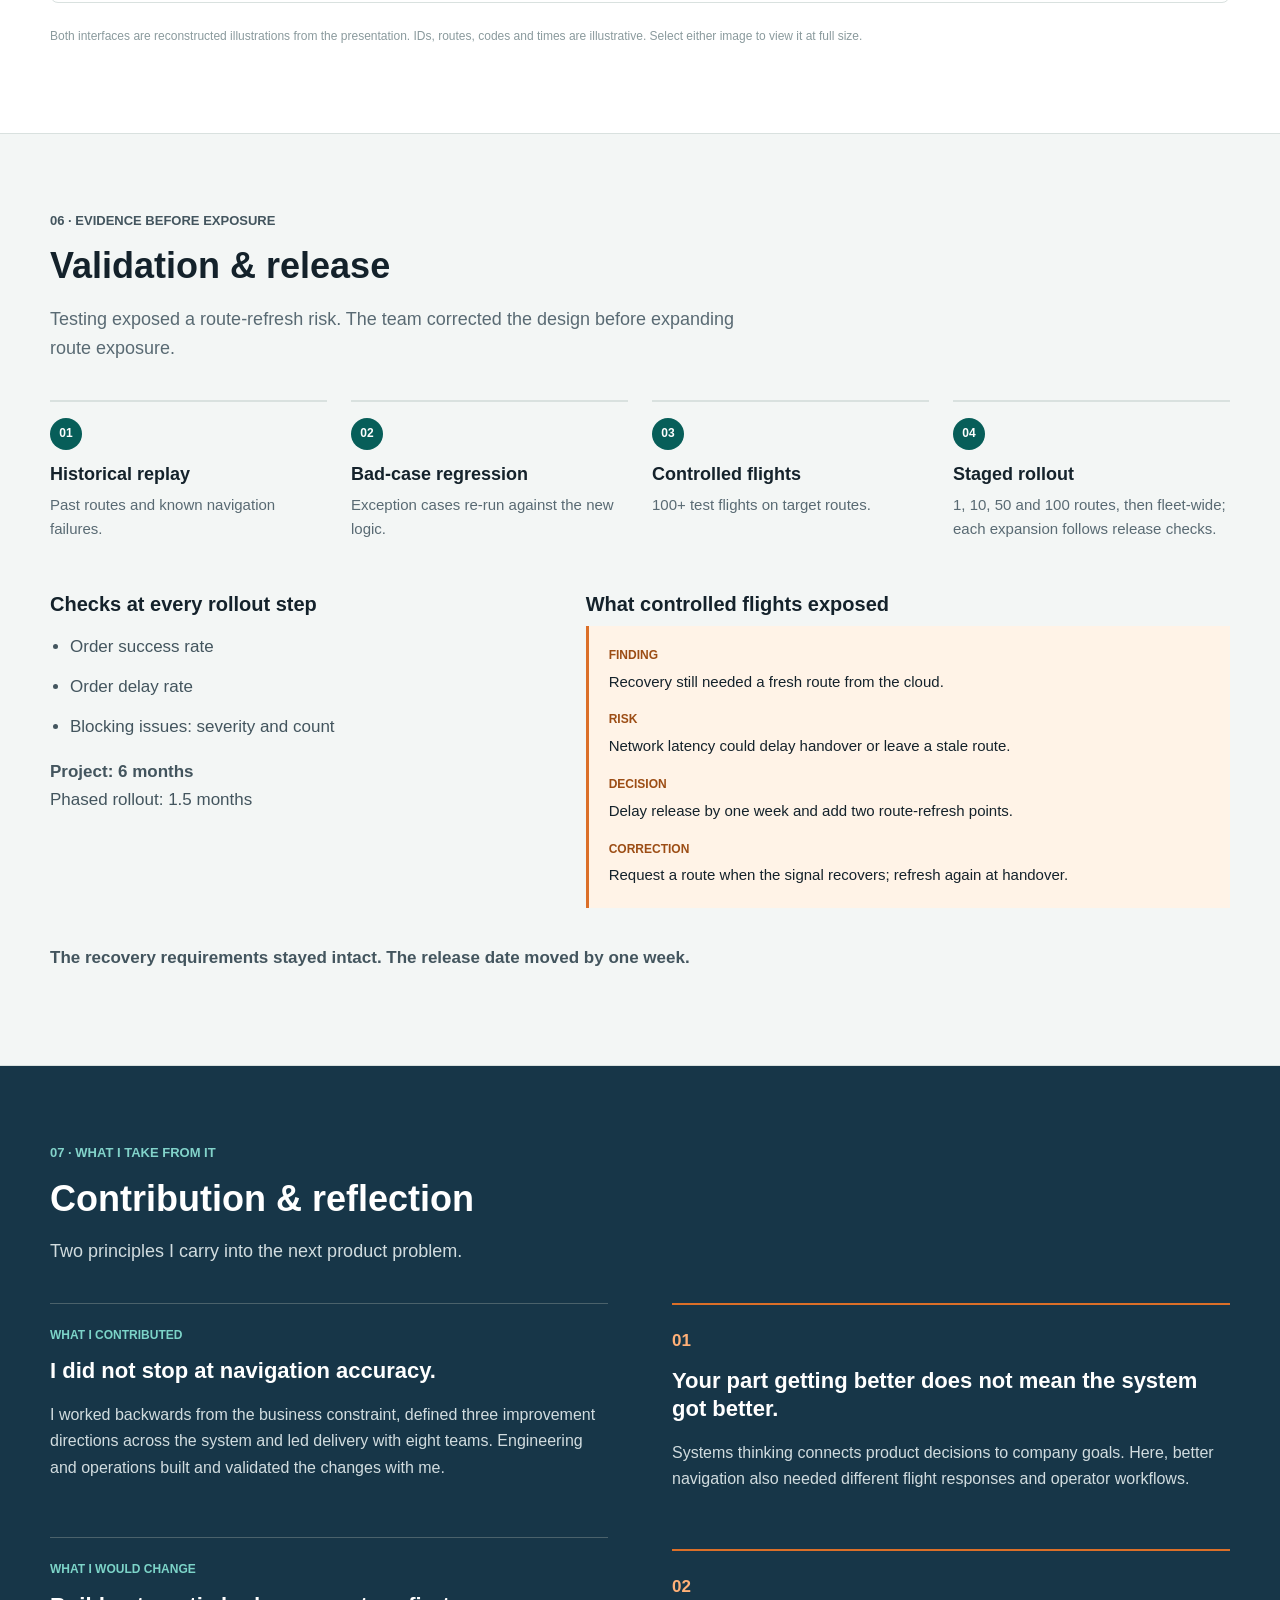
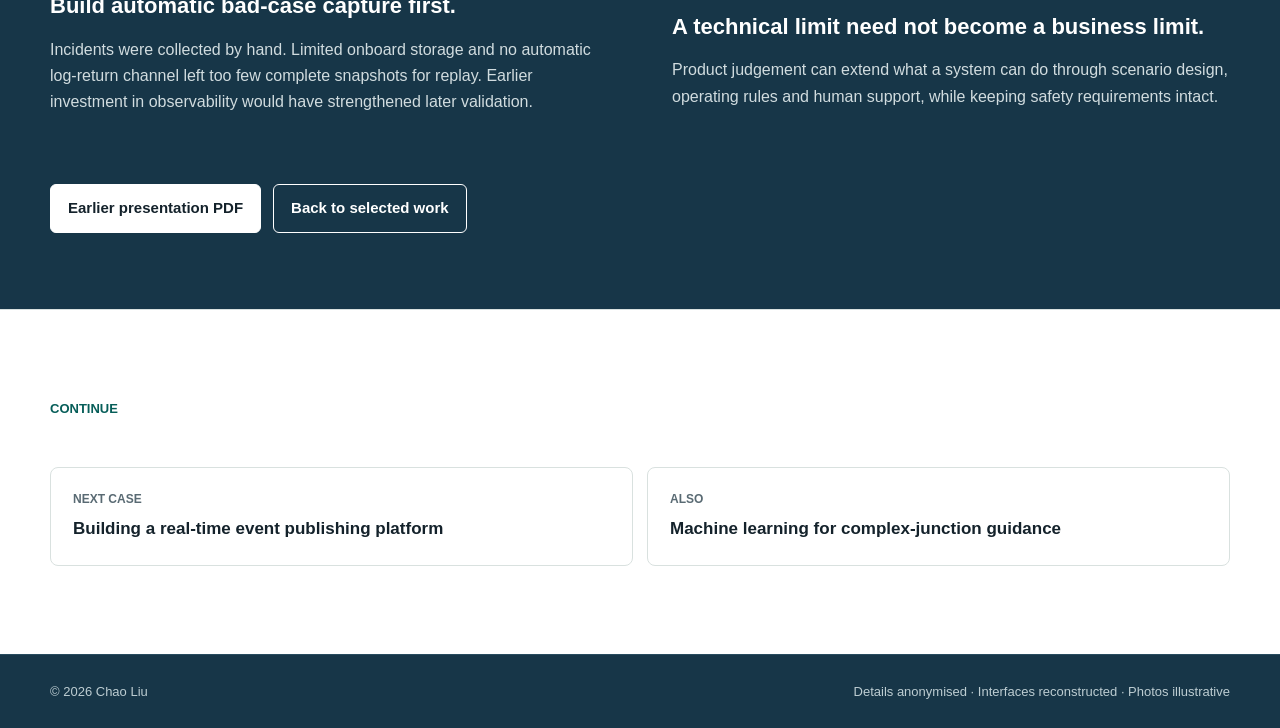
<file: cases/drone-delivery.html>
<!doctype html>
<html lang="en">
<head>
  <meta charset="utf-8">
  <meta name="viewport" content="width=device-width, initial-scale=1">
  <meta name="robots" content="noindex,nofollow">
  <title>Scaling Drone Delivery Through Navigation Reliability | Chao Liu</title>
  <meta name="description" content="A product case study on turning manual takeover into a reversible state so one operator could safely cover more drone delivery routes.">
  <link rel="canonical" href="https://chaoliu-pm.github.io/cases/drone-delivery.html">
  <meta property="og:type" content="article">
  <meta property="og:title" content="Scaling Drone Delivery Through Navigation Reliability">
  <meta property="og:description" content="A product case study on turning manual takeover into a reversible state so one operator could safely cover more drone delivery routes.">
  <meta property="og:url" content="https://chaoliu-pm.github.io/cases/drone-delivery.html">
  <meta property="og:image" content="https://chaoliu-pm.github.io/assets/images/og-drone.jpg">
  <link rel="icon" href="../favicon.svg" type="image/svg+xml">
  <link rel="stylesheet" href="../assets/css/styles.css">
</head>
<body class="drone-case">
  <a class="skip-link" href="#main">Skip to content</a>
  <header class="site-header">
    <div class="nav-wrap">
      <a class="brand" href="../index.html">Chao Liu<small>Product Manager</small></a>
      <button class="menu-button" type="button" aria-label="Open navigation" aria-expanded="false"><span></span></button>
      <nav class="nav-links" aria-label="Primary navigation">
        <a href="../index.html#work">All work</a>
        <a href="#roadmap">Roadmap</a>
        <a href="#validation">Validation</a>
        <a href="#reflection">Reflection</a>
      </nav>
    </div>
  </header>

  <main id="main">
    <section class="case-hero" id="overview" data-chapter style="background-image:url('../assets/images/drone-hero.webp')">
      <div class="container case-hero-inner">
        <p class="eyebrow">01 &middot; Overview</p>
        <h1>Scaling drone delivery through navigation reliability</h1>
        <p class="lede">An emerging drone delivery business needed to expand its routes. I led navigation and operations improvements that reduced manual workload while keeping safety controls intact.</p>
        <div class="case-meta"><span><strong>Role:</strong> Senior Product Manager</span><span><strong>Company:</strong> Meituan</span><span><strong>Year:</strong> 2023&ndash;2024</span><span><strong>Project:</strong> 6 months</span><span><strong>Phased rollout:</strong> 1.5 months</span></div>
      </div>
    </section>

    <section class="metrics-band" aria-label="Key results">
      <div class="container metrics-grid">
        <div class="metric"><strong>16.8%</strong><span>shorter manual intervention on flights where navigation recovered.</span></div>
        <div class="metric"><strong>98%</strong><span>of historical anomaly cases covered by the added alerts. Historical coverage, not a live detection rate.</span></div>
        <div class="metric"><strong>2 modes</strong><span>monitor-only autonomous flight and return to autonomy after manual takeover.</span></div>
      </div>
      <p class="container metric-boundary">The intervention reduction is measured on takeover logs for recovered flights. Alert coverage refers to historical anomaly cases, not a live detection rate. Route growth also depended on other changes and is not attributed to this project alone.</p>
    </section>

    <nav class="chapter-nav" aria-label="Case study chapters"><div class="container">
      <a href="#overview" aria-current="location"><span>01</span> Overview</a>
      <a href="#context"><span>02</span> Context</a>
      <a href="#roadmap"><span>03</span> Roadmap</a>
      <a href="#design"><span>04</span> Design &amp; trade-offs</a>
      <a href="#console"><span>05</span> Console</a>
      <a href="#validation"><span>06</span> Release</a>
      <a href="#reflection"><span>07</span> Reflection</a>
    </div></nav>

    <section class="section section-soft case-chapter" id="context" data-chapter>
      <div class="container">
        <header class="chapter-heading"><p class="eyebrow">02 &middot; The business constraint</p><h2>Context &amp; diagnosis</h2><p>Route growth increased the workload each operator needed to support.</p></header>
        <div class="delivery-context">
          <div class="delivery-goal"><span class="eyebrow">Business goal</span><strong>+50%</strong><p>Planned growth in fixed delivery routes.</p><p>An emerging delivery business, with flight and operations systems still evolving.</p><p class="compact-guardrails"><b>Service guardrails</b>Grow without worsening on-time delivery, failure or complaint rates.</p></div>
          <div>
            <ol class="delivery-flow">
              <li><img src="../assets/images/drone-station.webp" width="1200" height="800" alt="Drones at the launch station"><h3><span>1</span> Launch station</h3><p>Couriers drop off orders; staff load drones.</p></li>
              <li class="flight-step"><h3><span>2</span> Autonomous flight</h3><p>Fixed delivery corridor</p><div class="flight-corridor" aria-hidden="true"><span class="drone-icon"></span></div><p class="flight-status">Live status to operations</p></li>
              <li><img src="../assets/images/drone-locker.webp" width="1200" height="800" alt="A delivery drone arriving at a rooftop locker"><h3><span>3</span> Rooftop locker</h3><p>The drone delivers from above.</p></li>
            </ol>
            <div class="operator-band">
              <div class="operator-person"><span class="headset-icon" aria-hidden="true"></span><div><h3>Operations centre</h3><p>Each operator cycles through multiple drones to check for anomalies.</p></div></div>
              <div class="fleet-illustration" role="img" aria-label="Illustrative fleet growth: existing drones and additional drones as routes expand; not an actual staffing ratio">
                <div><div class="fleet-icons" aria-hidden="true"><span class="drone-icon"></span><span class="drone-icon"></span><span class="drone-icon"></span><span class="drone-icon"></span><span class="drone-icon"></span><span class="drone-icon"></span><span class="drone-icon"></span><span class="drone-icon"></span></div><p>Today</p></div>
                <div class="fleet-added"><div class="fleet-icons" aria-hidden="true"><span class="drone-icon"></span><span class="drone-icon"></span><span class="drone-icon"></span><span class="drone-icon"></span></div><p>Route expansion</p></div>
              </div>
              <div class="operator-ratio"><strong>1 : N</strong><p>More drones to support as routes grow.</p></div>
            </div>
            <p class="fleet-note">Fleet icons illustrate workload growth, not actual drone counts or staffing ratios.</p>
            <p class="credit">Photos from public news coverage of the product.</p>
          </div>
        </div>
      </div>
      <div class="container">
        <figure class="diagram">
          <p class="eyebrow">Diagnosis</p>
          <h3 class="diagram-title">Three sources of operator workload</h3>
          <svg viewBox="0 0 960 250" role="img" aria-label="Operator capacity equals takeover count times duration plus monitoring load; each term traces to a navigation gap">
<defs><marker id="ah" viewBox="0 0 10 10" refX="8" refY="5" markerWidth="7" markerHeight="7" orient="auto-start-reverse"><path d="M2 1 L8 5 L2 9" fill="none" stroke="context-stroke" stroke-width="1.6" stroke-linecap="round" stroke-linejoin="round"/></marker></defs>
<rect x="300" y="8" width="360" height="56" rx="6" fill="#e8f4f1" stroke="#e8f4f1" stroke-width="1"/>
<text x="480" y="32" font-family="Inter, sans-serif" font-size="15" font-weight="700" fill="#087f78" text-anchor="middle">Operator capacity</text>
<text x="480" y="52" font-family="Inter, sans-serif" font-size="13" font-weight="400" fill="#596a73" text-anchor="middle">count  ×  duration  +  monitoring load</text>
<path d="M480 66 V86 H150 V104" fill="none" stroke="#9eaaa9" stroke-width="1.6" marker-end="url(#ah)"/>
<path d="M480 86 V104" fill="none" stroke="#9eaaa9" stroke-width="1.6" marker-end="url(#ah)"/>
<path d="M480 86 H810 V104" fill="none" stroke="#9eaaa9" stroke-width="1.6" marker-end="url(#ah)"/>
<rect x="10" y="106" width="300" height="60" rx="6" fill="#ffffff" stroke="#d9e1df" stroke-width="1"/>
<text x="160" y="130" font-family="Inter, sans-serif" font-size="15" font-weight="700" fill="#14222b" text-anchor="middle">Takeover count</text>
<text x="160" y="152" font-family="Inter, sans-serif" font-size="12.5" font-weight="400" fill="#596a73" text-anchor="middle">how often a flight goes manual</text>
<line x1="160" y1="168" x2="160" y2="184" stroke="#db6f28" stroke-width="1.6" marker-end="url(#ah)"/>
<rect x="10" y="186" width="300" height="56" rx="6" fill="#f9eee5" stroke="#f9eee5" stroke-width="1"/>
<text x="160" y="209" font-family="Inter, sans-serif" font-size="12.5" font-weight="400" fill="#9c4d15" text-anchor="middle">One degraded state, so every</text>
<text x="160" y="227" font-family="Inter, sans-serif" font-size="12.5" font-weight="400" fill="#9c4d15" text-anchor="middle">alert meant a person</text>
<rect x="330" y="106" width="300" height="60" rx="6" fill="#ffffff" stroke="#d9e1df" stroke-width="1"/>
<text x="480" y="130" font-family="Inter, sans-serif" font-size="15" font-weight="700" fill="#14222b" text-anchor="middle">Takeover duration</text>
<text x="480" y="152" font-family="Inter, sans-serif" font-size="12.5" font-weight="400" fill="#596a73" text-anchor="middle">how long each one lasts</text>
<line x1="480" y1="168" x2="480" y2="184" stroke="#db6f28" stroke-width="1.6" marker-end="url(#ah)"/>
<rect x="330" y="186" width="300" height="56" rx="6" fill="#f9eee5" stroke="#f9eee5" stroke-width="1"/>
<text x="480" y="209" font-family="Inter, sans-serif" font-size="12.5" font-weight="400" fill="#9c4d15" text-anchor="middle">Once manual, the flight stayed</text>
<text x="480" y="227" font-family="Inter, sans-serif" font-size="12.5" font-weight="400" fill="#9c4d15" text-anchor="middle">manual until it landed</text>
<rect x="650" y="106" width="300" height="60" rx="6" fill="#ffffff" stroke="#d9e1df" stroke-width="1"/>
<text x="800" y="130" font-family="Inter, sans-serif" font-size="15" font-weight="700" fill="#14222b" text-anchor="middle">Monitoring load</text>
<text x="800" y="152" font-family="Inter, sans-serif" font-size="12.5" font-weight="400" fill="#596a73" text-anchor="middle">watching flights that are fine</text>
<line x1="800" y1="168" x2="800" y2="184" stroke="#db6f28" stroke-width="1.6" marker-end="url(#ah)"/>
<rect x="650" y="186" width="300" height="56" rx="6" fill="#f9eee5" stroke="#f9eee5" stroke-width="1"/>
<text x="800" y="209" font-family="Inter, sans-serif" font-size="12.5" font-weight="400" fill="#9c4d15" text-anchor="middle">Alerts covered too little for</text>
<text x="800" y="227" font-family="Inter, sans-serif" font-size="12.5" font-weight="400" fill="#9c4d15" text-anchor="middle">an operator to trust them</text>
</svg>
          <figcaption>Writing capacity as three terms made the diagnosis testable. Each term pointed at a navigation product gap rather than at operator performance.</figcaption>
        </figure>
      </div>
    </section>

    <section class="section case-chapter" id="roadmap" data-chapter>
      <div class="container">
        <header class="chapter-heading"><p class="eyebrow">03 &middot; Three improvement directions</p><h2>Product roadmap</h2><p>Navigation capability, downstream flight behaviour and reliable alerts formed coordinated workstreams, not sequential releases.</p></header>
        <div class="roadmap-layout">
          <div class="system-chain" aria-label="System flow and feedback loop">
            <div><h3>Signal inputs</h3><p>Satellite, vision and sensors</p></div><span class="system-arrow" aria-hidden="true">&darr;</span>
            <div class="system-navigation"><h3>Navigation <small>01</small></h3><p>Position, attitude and navigation health</p></div><span class="system-arrow">Health state &darr;</span>
            <div><h3>Flight systems <small>02</small></h3><p>Flight control and route planning</p></div><span class="system-arrow" aria-hidden="true">&darr;</span>
            <div><h3>Execution <small>03</small></h3><p>Autonomous flight, monitoring or manual control</p></div>
          </div>
          <div class="roadmap-work">
            <article><span class="step-number">01</span><div><h3>Technical capability</h3><strong>Reduce navigation degradation</strong><p>Identify recurring weak-signal areas and improve accuracy through scenario-specific technical and product changes.</p></div></article>
            <article><span class="step-number">02</span><div><h3>Navigation utilisation</h3><strong>Use navigation health to choose the response</strong><p>Keep eligible flights autonomous with a wider safety envelope and operator monitoring. Allow manual flights to return to autonomy after the recovery checks pass.</p></div></article>
            <article><span class="step-number">03</span><div><h3>System reliability</h3><strong>Make anomalies actionable</strong><p>Extend alerts and map them to monitoring or takeover recommendations. Use logs and historical replay to evaluate behaviour.</p></div></article>
            <p class="roadmap-outcome"><strong>Intended outcome</strong> Support route growth with lower operator workload and safety controls intact.</p>
            <p class="credit">Delivery across eight teams. Automated bad-case capture remained a gap, discussed in the reflection below.</p>
          </div>
        </div>
      </div>
    </section>

    <section class="section section-soft case-chapter" id="design" data-chapter>
      <div class="container">
        <header class="chapter-heading"><p class="eyebrow">04 &middot; Design &amp; trade-offs</p><h2>Design &amp; trade-offs</h2><p>Two modes changed when an operator needed to act and when control could return to the drone.</p></header>
        <div class="mode-summary"><div><h3>01 &middot; Monitor-only flight</h3><p>When navigation degrades but remains usable, eligible drones stay autonomous with a wider safety envelope and operator monitoring.</p></div><div><h3>02 &middot; Return to autonomy</h3><p>After manual takeover, recovered navigation can support autonomous flight again once the recovery checks pass and the operator confirms.</p></div></div>
        <figure class="diagram">
          <h3 class="diagram-title">Manual takeover became reversible</h3>
          <svg viewBox="0 0 960 260" role="img" aria-label="Old policy ended in return or land; the new policy adds health states, monitor-only and a recovery gate that returns the aircraft to autonomous flight">
<defs><marker id="ah" viewBox="0 0 10 10" refX="8" refY="5" markerWidth="7" markerHeight="7" orient="auto-start-reverse"><path d="M2 1 L8 5 L2 9" fill="none" stroke="context-stroke" stroke-width="1.6" stroke-linecap="round" stroke-linejoin="round"/></marker></defs>
<rect x="10" y="86" width="220" height="62" rx="6" fill="#ffffff" stroke="#d9e1df" stroke-width="1"/>
<text x="120" y="116" font-family="Inter, sans-serif" font-size="15" font-weight="700" fill="#14222b" text-anchor="middle">Autonomous flight</text>
<rect x="250" y="86" width="220" height="62" rx="6" fill="#f9eee5" stroke="#db6f28" stroke-width="1"/>
<text x="360" y="116" font-family="Inter, sans-serif" font-size="15" font-weight="700" fill="#9c4d15" text-anchor="middle">Health state</text>
<rect x="490" y="86" width="220" height="62" rx="6" fill="#f9eee5" stroke="#db6f28" stroke-width="1"/>
<text x="600" y="116" font-family="Inter, sans-serif" font-size="15" font-weight="700" fill="#9c4d15" text-anchor="middle">Monitor or take over</text>
<rect x="730" y="86" width="220" height="62" rx="6" fill="#f9eee5" stroke="#db6f28" stroke-width="1"/>
<text x="840" y="116" font-family="Inter, sans-serif" font-size="15" font-weight="700" fill="#9c4d15" text-anchor="middle">Recovery gate</text>
<text x="840" y="136" font-family="Inter, sans-serif" font-size="12" font-weight="400" fill="#9c4d15" text-anchor="middle">Checks + operator confirmation</text>
<line x1="230" y1="117" x2="248" y2="117" stroke="#9eaaa9" stroke-width="1.6" marker-end="url(#ah)"/>
<line x1="470" y1="117" x2="488" y2="117" stroke="#db6f28" stroke-width="1.6" marker-end="url(#ah)"/>
<line x1="710" y1="117" x2="728" y2="117" stroke="#db6f28" stroke-width="1.6" marker-end="url(#ah)"/>
<path d="M840 86 V44 H128 V80" fill="none" stroke="#087f78" stroke-width="2.4" marker-end="url(#ah)"/>
<text x="484" y="34" font-family="Inter, sans-serif" font-size="13" font-weight="700" fill="#087f78" text-anchor="middle">navigation recovers  ·  control returns to the aircraft</text>
<path d="M600 148 V196" fill="none" stroke="#9eaaa9" stroke-width="1.6" stroke-dasharray="5 4" marker-end="url(#ah)"/>
<rect x="490" y="198" width="220" height="50" rx="6" fill="#f1f3f2" stroke="#c7d0ce" stroke-width="1"/>
<text x="600" y="228" font-family="Inter, sans-serif" font-size="14" font-weight="700" fill="#596a73" text-anchor="middle">Return or land</text>
<text x="722" y="224" font-family="Inter, sans-serif" font-size="12.5" font-weight="400" fill="#596a73" text-anchor="start">the old default, kept as a fallback</text>
</svg>
          <figcaption>Recovery requires system checks and operator confirmation. Return or landing remains the fallback.</figcaption>
        </figure>
      </div>
      <div class="container decision-tradeoffs">
        <article class="decision-tradeoff">
          <p class="eyebrow">Trade-off 01</p><h3>Recovery stability versus operational benefit</h3>
          <div class="threshold-options"><div><h4>A threshold that is too low</h4><p>Temporary recovery could trigger repeated switching between autonomous flight and manual takeover, adding risk and operator workload.</p></div><div><h4>A threshold that is too high</h4><p>Recoverable flights stay manual for longer, limiting the time saved and the operational benefit.</p></div></div>
          <p class="recovery-rule"><strong>The decision:</strong> Require a multi-source fix, an accuracy threshold, a stable time window, a fresh route and an operator click before control returns to the drone. These checks balance stable recovery with the opportunity to reduce manual intervention.</p>
        </article>
        <article class="decision-tradeoff">
          <p class="eyebrow">Trade-off 02</p><h3>Near-term effort versus long-term system value</h3>
          <dl class="team-priorities"><div><dt>Engineering</dt><dd>Safety concerns and implementation effort made the limited near-term benefit harder to justify.</dd></div><div><dt>Operations</dt><dd>Recoverable flights continued to occupy operators even when they could fly autonomously again.</dd></div><div><dt>Product</dt><dd>I considered both the recoverable operator time and the long-term value of completing the autonomy-to-manual-to-autonomy workflow.</dd></div></dl>
          <h4 class="data-decision-heading">Data-driven decision</h4>
          <p>I used takeover logs to assess the recovery opportunity, then combined that evidence with the long-term value of a complete handover workflow.</p>
          <figure class="recovery-evidence">
            <dl><div><dt>Navigation takeovers</dt><dd>All navigation takeovers in the analysed sample</dd></div><div><dt>Navigation recovered</dt><dd><strong>~1 in 4</strong><span>of the navigation takeovers in that sample</span></dd></div><div><dt>Recovery held</dt><dd><strong>~9 in 10 of those</strong><span>of the recovered cases, not of all takeovers</span></dd></div></dl>
            <figcaption>Approximate proportions from historical takeover-log analysis used for the benefit case; not a measured post-launch improvement.</figcaption>
          </figure>
          <p class="recovery-rule"><strong>The decision:</strong> Build the reversible handover with strict recovery checks. The logs supported a near-term opportunity to save operator time; system completeness provided a longer-term reason to invest as the delivery network expanded.</p>
        </article>
      </div>
    </section>

    <section class="section case-chapter" id="console" data-chapter>
      <div class="container console-section">
        <header class="chapter-heading"><p class="eyebrow">05 &middot; The operator experience</p><h2>Operator console</h2><p>Navigation states become alerts, recommended actions and controls. These interfaces are reconstructed from the case presentation.</p></header>
        <h3 class="console-title">01 &middot; Fleet overview and navigation alerts</h3>
        <figure class="visual-frame console-visual">
          <a href="../assets/images/drone-console.webp" target="_blank" rel="noopener" aria-label="Open the reconstructed operator console at full size"><img src="../assets/images/drone-console.webp" width="1600" height="900" alt="Reconstructed remote operator console showing navigation alerts, monitor-only flight and return to autonomous flight"></a>
          <figcaption class="visual-caption">Operator console from the case presentation. Navigation states guide monitoring, takeover and recovery. Open the image to inspect it at full size.</figcaption>
          <p class="credit">Reconstructed interface, not an internal screenshot. Drone IDs, routes, codes and times are illustrative.</p>
        </figure>
        <div class="console-modes">
          <h3 class="console-title">02 &middot; Monitoring without manual control</h3>
          <figure class="visual-frame console-visual">
            <a href="../assets/images/drone-console-monitor.webp" target="_blank" rel="noopener" aria-label="Open the monitor-only console at full size"><img src="../assets/images/drone-console-monitor.webp" width="1600" height="900" loading="lazy" alt="Reconstructed console with two degraded-navigation drones pinned for monitoring while autonomous flight continues"></a>
            <figcaption class="visual-caption"><strong>Monitor-only mode.</strong> The operator watches the affected drones while they remain in autonomous flight. The monitoring windows stay open until the alerts clear.</figcaption>
          </figure>
          <h3 class="console-title">03 &middot; Manual takeover and return to autonomy</h3>
          <figure class="visual-frame console-visual">
            <a href="../assets/images/drone-console-recovery.webp" target="_blank" rel="noopener" aria-label="Open the manual takeover and recovery console at full size"><img src="../assets/images/drone-console-recovery.webp" width="1600" height="900" loading="lazy" alt="Reconstructed manual-control console with a navigation recovered notification and a return to autonomous flight control"></a>
            <figcaption class="visual-caption"><strong>Return to autonomy.</strong> After navigation recovers and the system checks pass, the operator can hand control back instead of remaining in manual control until landing.</figcaption>
          </figure>
          <p class="credit">Both interfaces are reconstructed illustrations from the presentation. IDs, routes, codes and times are illustrative. Select either image to view it at full size.</p>
        </div>
      </div>
    </section>

    <section class="section section-soft case-chapter" id="validation" data-chapter>
      <div class="container">
        <div class="story-copy rollout-copy">
          <header class="chapter-heading"><p class="eyebrow">06 &middot; Evidence before exposure</p><h2>Validation &amp; release</h2><p>Testing exposed a route-refresh risk. The team corrected the design before expanding route exposure.</p></header>
          <ol class="validation-steps">
            <li><span class="step-number">01</span><h3>Historical replay</h3><p>Past routes and known navigation failures.</p></li>
            <li><span class="step-number">02</span><h3>Bad-case regression</h3><p>Exception cases re-run against the new logic.</p></li>
            <li><span class="step-number">03</span><h3>Controlled flights</h3><p>100+ test flights on target routes.</p></li>
            <li><span class="step-number">04</span><h3>Staged rollout</h3><p>1, 10, 50 and 100 routes, then fleet-wide; each expansion follows release checks.</p></li>
          </ol>
          <div class="rollout-detail">
            <div><h3>Checks at every rollout step</h3><ul class="gate-list"><li>Order success rate</li><li>Order delay rate</li><li>Blocking issues: severity and count</li></ul><p><strong>Project: 6 months</strong><br>Phased rollout: 1.5 months</p></div>
            <div><h3>What controlled flights exposed</h3><dl class="release-decisions"><dt>Finding</dt><dd>Recovery still needed a fresh route from the cloud.</dd><dt>Risk</dt><dd>Network latency could delay handover or leave a stale route.</dd><dt>Decision</dt><dd>Delay release by one week and add two route-refresh points.</dd><dt>Correction</dt><dd>Request a route when the signal recovers; refresh again at handover.</dd></dl></div>
          </div>
          <p><strong>The recovery requirements stayed intact. The release date moved by one week.</strong></p>
        </div>
      </div>
    </section>

    <section class="section section-dark case-chapter" id="reflection" data-chapter>
      <div class="container">
        <header class="chapter-heading"><p class="eyebrow">07 &middot; What I take from it</p><h2>Contribution &amp; reflection</h2><p>Two principles I carry into the next product problem.</p></header>
        <div class="reflection-grid">
          <div class="reflection-evidence">
            <article><p class="eyebrow">What I contributed</p><h3>I did not stop at navigation accuracy.</h3><p>I worked backwards from the business constraint, defined three improvement directions across the system and led delivery with eight teams. Engineering and operations built and validated the changes with me.</p></article>
            <article><p class="eyebrow">What I would change</p><h3>Build automatic bad-case capture first.</h3><p>Incidents were collected by hand. Limited onboard storage and no automatic log-return channel left too few complete snapshots for replay. Earlier investment in observability would have strengthened later validation.</p></article>
          </div>
          <div class="reflection-principles">
            <article><span>01</span><h3>Your part getting better does not mean the system got better.</h3><p>Systems thinking connects product decisions to company goals. Here, better navigation also needed different flight responses and operator workflows.</p></article>
            <article><span>02</span><h3>A technical limit need not become a business limit.</h3><p>Product judgement can extend what a system can do through scenario design, operating rules and human support, while keeping safety requirements intact.</p></article>
          </div>
        </div>
      </div>
      <div class="container hero-actions">
        <a class="button button-light" href="../downloads/Chao_Liu_PM_Portfolio_Drone_Delivery.pdf" download>Earlier presentation PDF</a>
        <a class="button button-secondary" style="border-color:#fff;color:#fff" href="../index.html#work">Back to selected work</a>
      </div>
    </section>

    <section class="section">
      <div class="container">
        <p class="eyebrow">Continue</p>
        <div class="case-nav">
          <a href="event-platform.html"><span>Next case</span><strong>Building a real-time event publishing platform</strong></a>
          <a href="complex-junctions.html"><span>Also</span><strong>Machine learning for complex-junction guidance</strong></a>
        </div>
      </div>
    </section>
  </main>

  <footer class="site-footer"><div class="container footer-row"><span>&copy; <span data-year></span> Chao Liu</span><span>Details anonymised &middot; Interfaces reconstructed &middot; Photos illustrative</span></div></footer>
  <script src="../assets/js/main.js"></script>
</body>
</html>
</file>
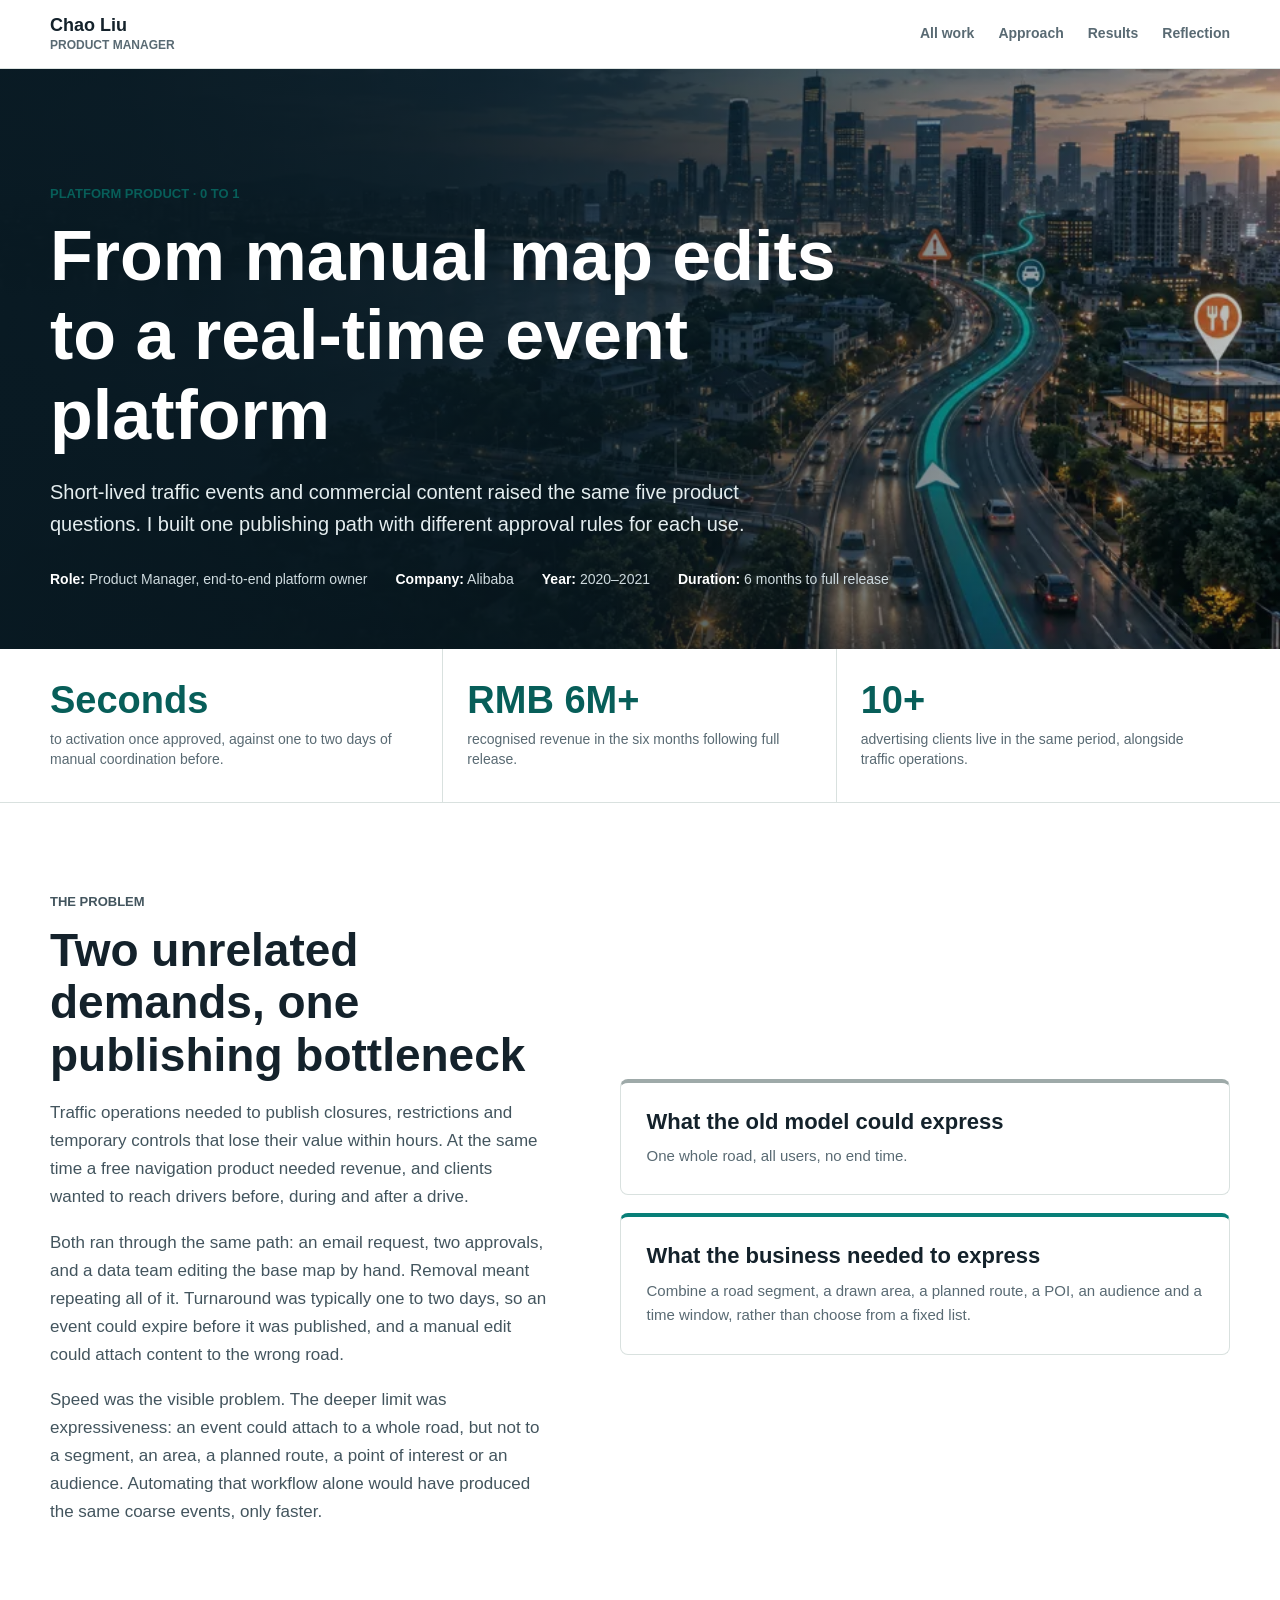
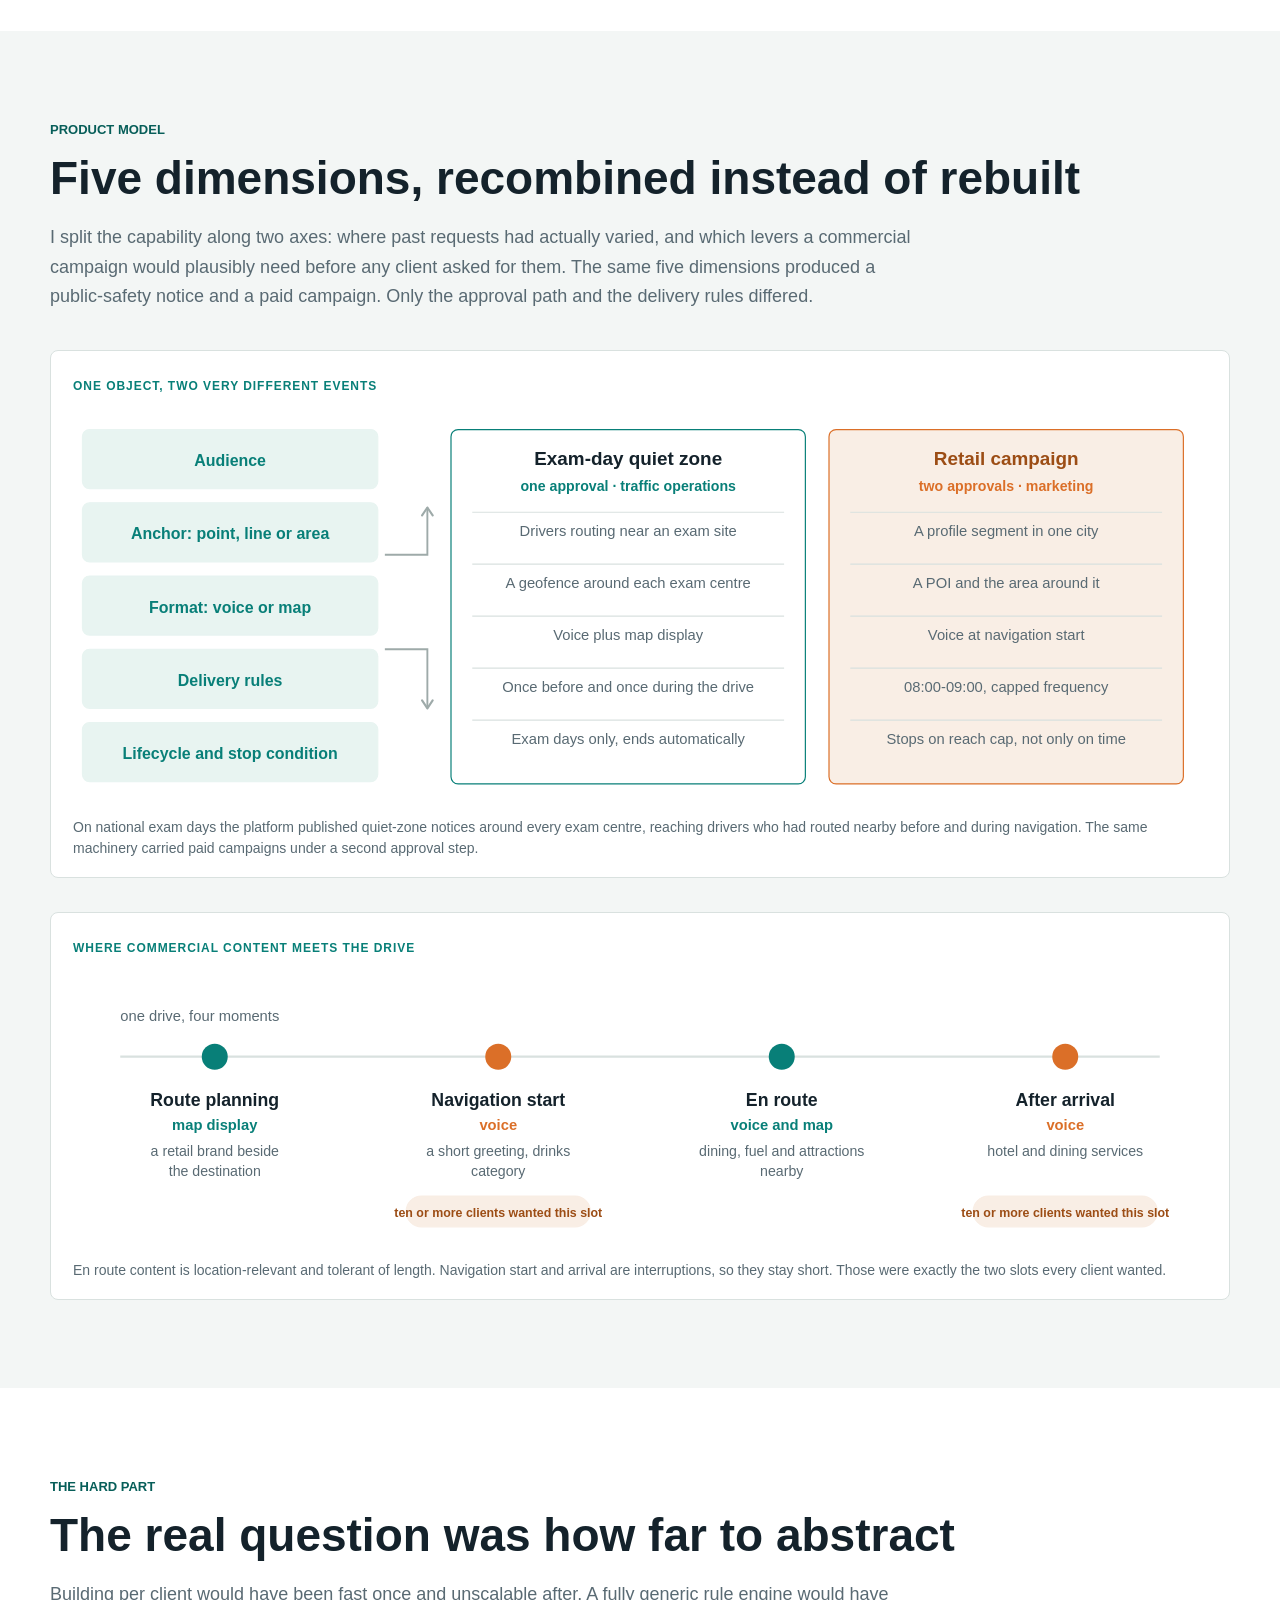
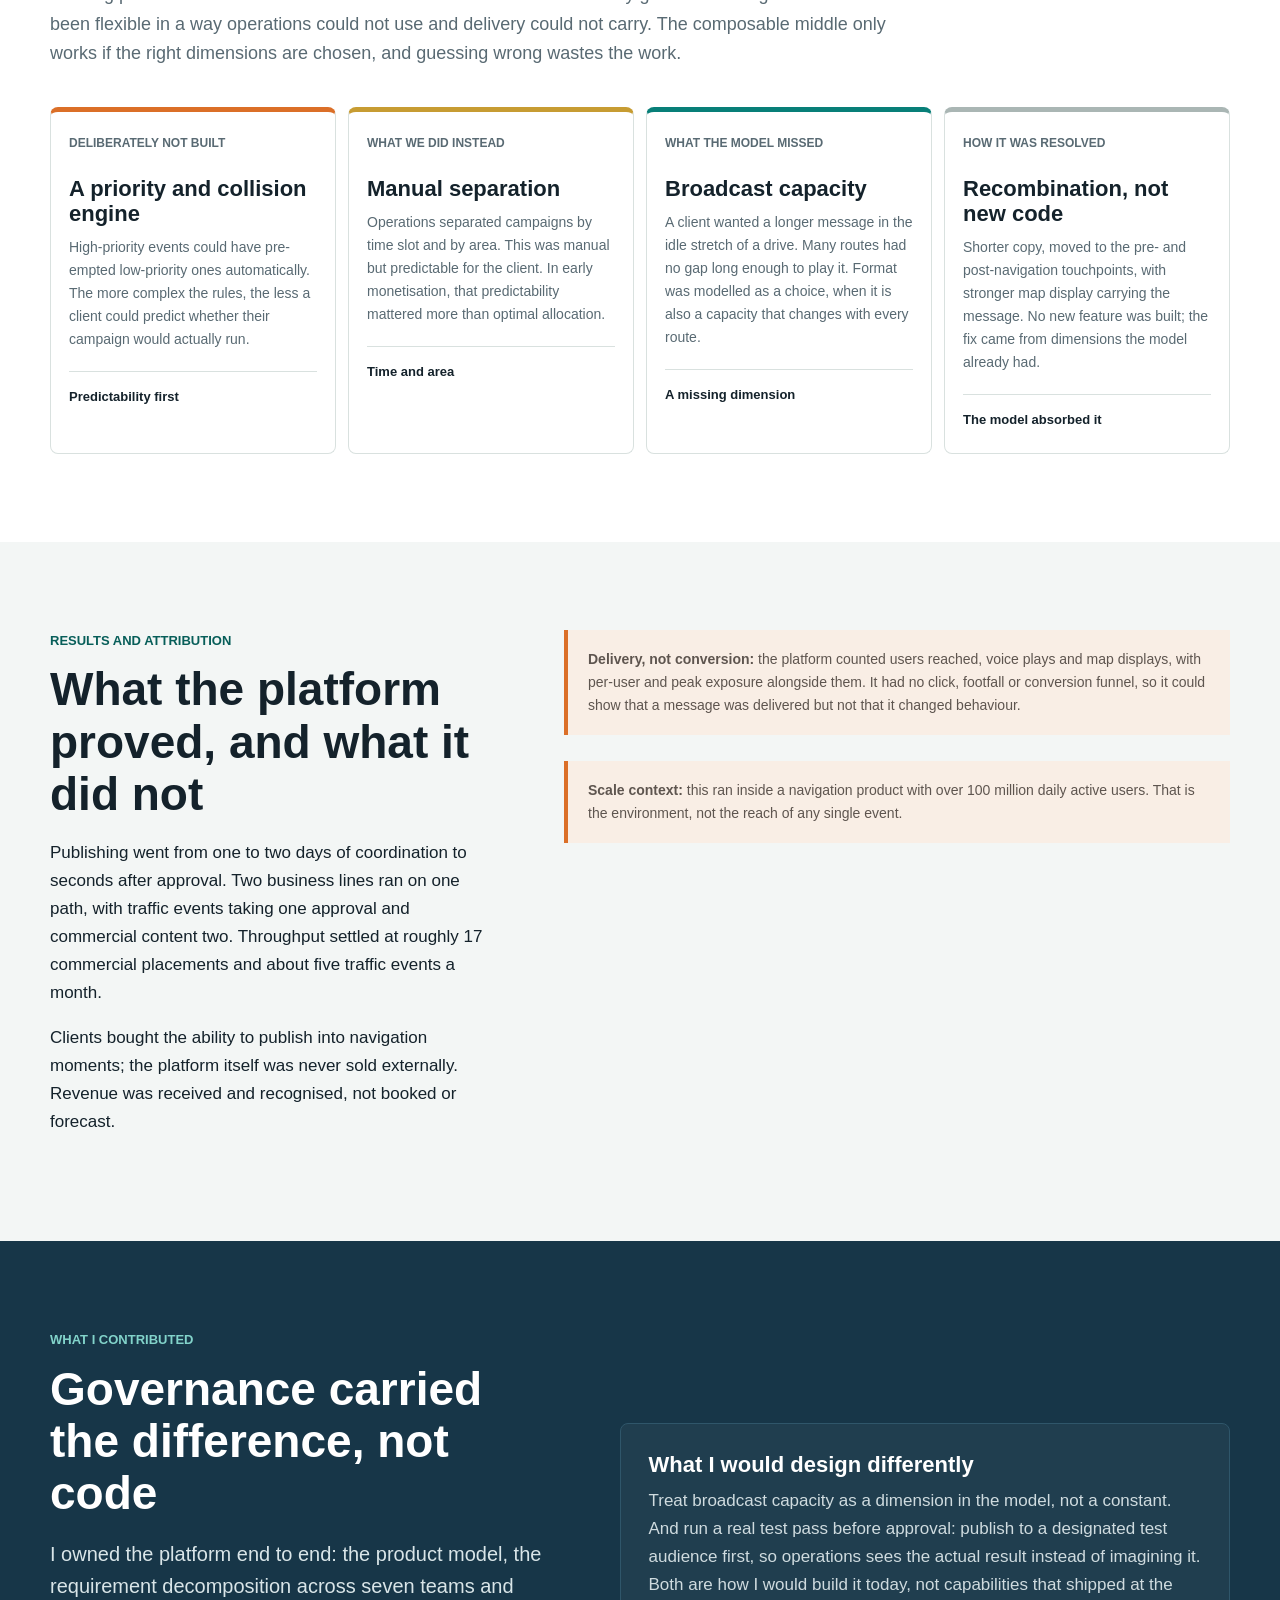
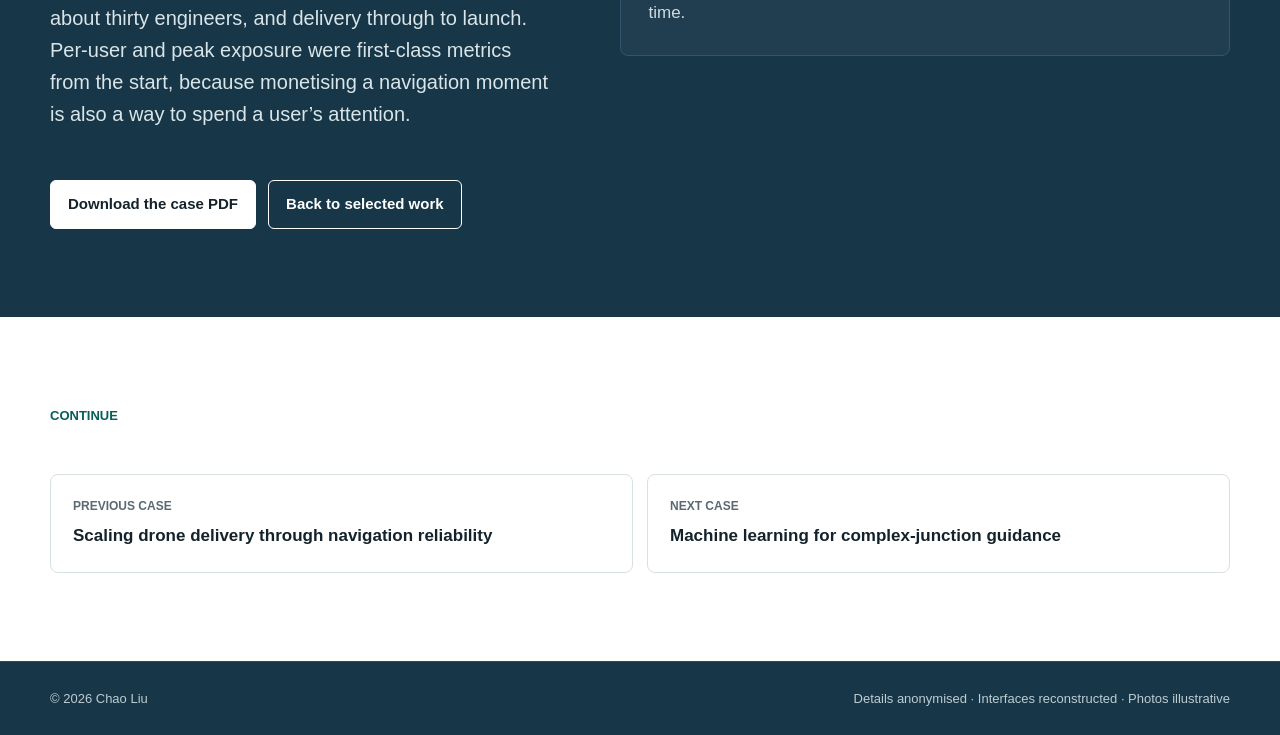
<file: cases/event-platform.html>
<!doctype html>
<html lang="en">
<head>
  <meta charset="utf-8">
  <meta name="viewport" content="width=device-width, initial-scale=1">
  <meta name="robots" content="noindex,nofollow">
  <title>Building a Real-Time Event Publishing Platform | Chao Liu</title>
  <meta name="description" content="A product case study on turning manual map edits into one configurable publishing path for public traffic information and commercial content.">
  <link rel="canonical" href="https://chaoliu-pm.github.io/cases/event-platform.html">
  <meta property="og:type" content="article">
  <meta property="og:title" content="Building a Real-Time Event Publishing Platform">
  <meta property="og:description" content="A product case study on turning manual map edits into one configurable publishing path for public traffic information and commercial content.">
  <meta property="og:url" content="https://chaoliu-pm.github.io/cases/event-platform.html">
  <meta property="og:image" content="https://chaoliu-pm.github.io/assets/images/og-event-platform.jpg">
  <link rel="icon" href="../favicon.svg" type="image/svg+xml">
  <link rel="stylesheet" href="../assets/css/styles.css">
</head>
<body>
  <a class="skip-link" href="#main">Skip to content</a>
  <header class="site-header">
    <div class="nav-wrap">
      <a class="brand" href="../index.html">Chao Liu<small>Product Manager</small></a>
      <button class="menu-button" type="button" aria-label="Open navigation" aria-expanded="false"><span></span></button>
      <nav class="nav-links" aria-label="Primary navigation">
        <a href="../index.html#work">All work</a>
        <a href="#approach">Approach</a>
        <a href="#results">Results</a>
        <a href="#reflection">Reflection</a>
      </nav>
    </div>
  </header>

  <main id="main">
    <section class="case-hero" style="background-image:url('../assets/images/event-platform-hero.webp')">
      <div class="container case-hero-inner">
        <p class="eyebrow">Platform product &middot; 0 to 1</p>
        <h1>From manual map edits to a real-time event platform</h1>
        <p class="lede">Short-lived traffic events and commercial content raised the same five product questions. I built one publishing path with different approval rules for each use.</p>
        <div class="case-meta"><span><strong>Role:</strong> Product Manager, end-to-end platform owner</span><span><strong>Company:</strong> Alibaba</span><span><strong>Year:</strong> 2020&ndash;2021</span><span><strong>Duration:</strong> 6 months to full release</span></div>
      </div>
    </section>

    <section class="metrics-band" aria-label="Key results">
      <div class="container metrics-grid">
        <div class="metric"><strong>Seconds</strong><span>to activation once approved, against one to two days of manual coordination before.</span></div>
        <div class="metric"><strong>RMB 6M+</strong><span>recognised revenue in the six months following full release.</span></div>
        <div class="metric"><strong>10+</strong><span>advertising clients live in the same period, alongside traffic operations.</span></div>
      </div>
    </section>

    <section class="section">
      <div class="container story-grid">
        <div class="story-copy">
          <p class="eyebrow">The problem</p>
          <h2>Two unrelated demands, one publishing bottleneck</h2>
          <p>Traffic operations needed to publish closures, restrictions and temporary controls that lose their value within hours. At the same time a free navigation product needed revenue, and clients wanted to reach drivers before, during and after a drive.</p>
          <p>Both ran through the same path: an email request, two approvals, and a data team editing the base map by hand. Removal meant repeating all of it. Turnaround was typically one to two days, so an event could expire before it was published, and a manual edit could attach content to the wrong road.</p>
          <p>Speed was the visible problem. The deeper limit was expressiveness: an event could attach to a whole road, but not to a segment, an area, a planned route, a point of interest or an audience. Automating that workflow alone would have produced the same coarse events, only faster.</p>
        </div>
        <div>
          <div class="comparison-panel old" style="margin-bottom:18px"><h3>What the old model could express</h3><p>One whole road, all users, no end time.</p></div>
          <div class="comparison-panel new"><h3>What the business needed to express</h3><p>Combine a road segment, a drawn area, a planned route, a POI, an audience and a time window, rather than choose from a fixed list.</p></div>
        </div>
      </div>
    </section>

    <section class="section section-soft" id="approach">
      <div class="container">
        <p class="eyebrow">Product model</p>
        <h2>Five dimensions, recombined instead of rebuilt</h2>
        <p class="section-intro">I split the capability along two axes: where past requests had actually varied, and which levers a commercial campaign would plausibly need before any client asked for them. The same five dimensions produced a public-safety notice and a paid campaign. Only the approval path and the delivery rules differed.</p>
        <figure class="diagram">
          <p class="diagram-title">One object, two very different events</p>
          <svg viewBox="0 0 960 330" role="img" aria-label="Five configurable dimensions produce both a public traffic notice and a paid campaign">
<defs><marker id="ah" viewBox="0 0 10 10" refX="8" refY="5" markerWidth="7" markerHeight="7" orient="auto-start-reverse"><path d="M2 1 L8 5 L2 9" fill="none" stroke="context-stroke" stroke-width="1.6" stroke-linecap="round" stroke-linejoin="round"/></marker></defs>
<rect x="8" y="14" width="250" height="50" rx="6" fill="#e8f4f1" stroke="#e8f4f1" stroke-width="1"/>
<text x="133" y="45" font-family="Inter, sans-serif" font-size="13.5" font-weight="700" fill="#087f78" text-anchor="middle">Audience</text>
<rect x="8" y="76" width="250" height="50" rx="6" fill="#e8f4f1" stroke="#e8f4f1" stroke-width="1"/>
<text x="133" y="107" font-family="Inter, sans-serif" font-size="13.5" font-weight="700" fill="#087f78" text-anchor="middle">Anchor: point, line or area</text>
<rect x="8" y="138" width="250" height="50" rx="6" fill="#e8f4f1" stroke="#e8f4f1" stroke-width="1"/>
<text x="133" y="169" font-family="Inter, sans-serif" font-size="13.5" font-weight="700" fill="#087f78" text-anchor="middle">Format: voice or map</text>
<rect x="8" y="200" width="250" height="50" rx="6" fill="#e8f4f1" stroke="#e8f4f1" stroke-width="1"/>
<text x="133" y="231" font-family="Inter, sans-serif" font-size="13.5" font-weight="700" fill="#087f78" text-anchor="middle">Delivery rules</text>
<rect x="8" y="262" width="250" height="50" rx="6" fill="#e8f4f1" stroke="#e8f4f1" stroke-width="1"/>
<text x="133" y="293" font-family="Inter, sans-serif" font-size="13.5" font-weight="700" fill="#087f78" text-anchor="middle">Lifecycle and stop condition</text>
<path d="M264 120 H300 V80" fill="none" stroke="#9eaaa9" stroke-width="1.6" marker-end="url(#ah)"/>
<path d="M264 200 H300 V250" fill="none" stroke="#9eaaa9" stroke-width="1.6" marker-end="url(#ah)"/>
<rect x="320" y="14" width="300" height="300" rx="6" fill="#ffffff" stroke="#087f78" stroke-width="1"/>
<text x="470" y="44" font-family="Inter, sans-serif" font-size="16" font-weight="800" fill="#14222b" text-anchor="middle">Exam-day quiet zone</text>
<text x="470" y="66" font-family="Inter, sans-serif" font-size="12" font-weight="700" fill="#087f78" text-anchor="middle">one approval  ·  traffic operations</text>
<line x1="338" y1="84" x2="602" y2="84" stroke="#d9e1df" stroke-width="1"/>
<text x="470" y="104" font-family="Inter, sans-serif" font-size="12.5" font-weight="400" fill="#596a73" text-anchor="middle">Drivers routing near an exam site</text>
<line x1="338" y1="128" x2="602" y2="128" stroke="#d9e1df" stroke-width="1"/>
<text x="470" y="148" font-family="Inter, sans-serif" font-size="12.5" font-weight="400" fill="#596a73" text-anchor="middle">A geofence around each exam centre</text>
<line x1="338" y1="172" x2="602" y2="172" stroke="#d9e1df" stroke-width="1"/>
<text x="470" y="192" font-family="Inter, sans-serif" font-size="12.5" font-weight="400" fill="#596a73" text-anchor="middle">Voice plus map display</text>
<line x1="338" y1="216" x2="602" y2="216" stroke="#d9e1df" stroke-width="1"/>
<text x="470" y="236" font-family="Inter, sans-serif" font-size="12.5" font-weight="400" fill="#596a73" text-anchor="middle">Once before and once during the drive</text>
<line x1="338" y1="260" x2="602" y2="260" stroke="#d9e1df" stroke-width="1"/>
<text x="470" y="280" font-family="Inter, sans-serif" font-size="12.5" font-weight="400" fill="#596a73" text-anchor="middle">Exam days only, ends automatically</text>
<rect x="640" y="14" width="300" height="300" rx="6" fill="#f9eee5" stroke="#db6f28" stroke-width="1"/>
<text x="790" y="44" font-family="Inter, sans-serif" font-size="16" font-weight="800" fill="#9c4d15" text-anchor="middle">Retail campaign</text>
<text x="790" y="66" font-family="Inter, sans-serif" font-size="12" font-weight="700" fill="#db6f28" text-anchor="middle">two approvals  ·  marketing</text>
<line x1="658" y1="84" x2="922" y2="84" stroke="#d9e1df" stroke-width="1"/>
<text x="790" y="104" font-family="Inter, sans-serif" font-size="12.5" font-weight="400" fill="#596a73" text-anchor="middle">A profile segment in one city</text>
<line x1="658" y1="128" x2="922" y2="128" stroke="#d9e1df" stroke-width="1"/>
<text x="790" y="148" font-family="Inter, sans-serif" font-size="12.5" font-weight="400" fill="#596a73" text-anchor="middle">A POI and the area around it</text>
<line x1="658" y1="172" x2="922" y2="172" stroke="#d9e1df" stroke-width="1"/>
<text x="790" y="192" font-family="Inter, sans-serif" font-size="12.5" font-weight="400" fill="#596a73" text-anchor="middle">Voice at navigation start</text>
<line x1="658" y1="216" x2="922" y2="216" stroke="#d9e1df" stroke-width="1"/>
<text x="790" y="236" font-family="Inter, sans-serif" font-size="12.5" font-weight="400" fill="#596a73" text-anchor="middle">08:00-09:00, capped frequency</text>
<line x1="658" y1="260" x2="922" y2="260" stroke="#d9e1df" stroke-width="1"/>
<text x="790" y="280" font-family="Inter, sans-serif" font-size="12.5" font-weight="400" fill="#596a73" text-anchor="middle">Stops on reach cap, not only on time</text>
</svg>
          <figcaption>On national exam days the platform published quiet-zone notices around every exam centre, reaching drivers who had routed nearby before and during navigation. The same machinery carried paid campaigns under a second approval step.</figcaption>
        </figure>
      </div>
      <div class="container">
        <figure class="diagram">
          <p class="diagram-title">Where commercial content meets the drive</p>
          <svg viewBox="0 0 960 230" role="img" aria-label="Four moments in a drive: route planning, navigation start, en route and after arrival; start and arrival are the contested slots">
<defs><marker id="ah" viewBox="0 0 10 10" refX="8" refY="5" markerWidth="7" markerHeight="7" orient="auto-start-reverse"><path d="M2 1 L8 5 L2 9" fill="none" stroke="context-stroke" stroke-width="1.6" stroke-linecap="round" stroke-linejoin="round"/></marker></defs>
<line x1="40" y1="70" x2="920" y2="70" stroke="#d9e1df" stroke-width="2"/>
<circle cx="120" cy="70" r="11" fill="#087f78"/>
<text x="120" y="112" font-family="Inter, sans-serif" font-size="15" font-weight="700" fill="#14222b" text-anchor="middle">Route planning</text>
<text x="120" y="132" font-family="Inter, sans-serif" font-size="12.5" font-weight="700" fill="#087f78" text-anchor="middle">map display</text>
<text x="120" y="154" font-family="Inter, sans-serif" font-size="12" font-weight="400" fill="#596a73" text-anchor="middle">a retail brand beside</text>
<text x="120" y="171" font-family="Inter, sans-serif" font-size="12" font-weight="400" fill="#596a73" text-anchor="middle">the destination</text>
<circle cx="360" cy="70" r="11" fill="#db6f28"/>
<text x="360" y="112" font-family="Inter, sans-serif" font-size="15" font-weight="700" fill="#14222b" text-anchor="middle">Navigation start</text>
<text x="360" y="132" font-family="Inter, sans-serif" font-size="12.5" font-weight="700" fill="#db6f28" text-anchor="middle">voice</text>
<text x="360" y="154" font-family="Inter, sans-serif" font-size="12" font-weight="400" fill="#596a73" text-anchor="middle">a short greeting, drinks</text>
<text x="360" y="171" font-family="Inter, sans-serif" font-size="12" font-weight="400" fill="#596a73" text-anchor="middle">category</text>
<rect x="282" y="188" width="156" height="26" rx="13" fill="#f9eee5" stroke="#f9eee5" stroke-width="1"/>
<text x="360" y="206" font-family="Inter, sans-serif" font-size="10.5" font-weight="700" fill="#9c4d15" text-anchor="middle">ten or more clients wanted this slot</text>
<circle cx="600" cy="70" r="11" fill="#087f78"/>
<text x="600" y="112" font-family="Inter, sans-serif" font-size="15" font-weight="700" fill="#14222b" text-anchor="middle">En route</text>
<text x="600" y="132" font-family="Inter, sans-serif" font-size="12.5" font-weight="700" fill="#087f78" text-anchor="middle">voice and map</text>
<text x="600" y="154" font-family="Inter, sans-serif" font-size="12" font-weight="400" fill="#596a73" text-anchor="middle">dining, fuel and attractions</text>
<text x="600" y="171" font-family="Inter, sans-serif" font-size="12" font-weight="400" fill="#596a73" text-anchor="middle">nearby</text>
<circle cx="840" cy="70" r="11" fill="#db6f28"/>
<text x="840" y="112" font-family="Inter, sans-serif" font-size="15" font-weight="700" fill="#14222b" text-anchor="middle">After arrival</text>
<text x="840" y="132" font-family="Inter, sans-serif" font-size="12.5" font-weight="700" fill="#db6f28" text-anchor="middle">voice</text>
<text x="840" y="154" font-family="Inter, sans-serif" font-size="12" font-weight="400" fill="#596a73" text-anchor="middle">hotel and dining services</text>
<text x="840" y="171" font-family="Inter, sans-serif" font-size="12" font-weight="400" fill="#596a73" text-anchor="middle"></text>
<rect x="762" y="188" width="156" height="26" rx="13" fill="#f9eee5" stroke="#f9eee5" stroke-width="1"/>
<text x="840" y="206" font-family="Inter, sans-serif" font-size="10.5" font-weight="700" fill="#9c4d15" text-anchor="middle">ten or more clients wanted this slot</text>
<text x="40" y="40" font-family="Inter, sans-serif" font-size="12.5" font-weight="400" fill="#596a73" text-anchor="start">one drive, four moments</text>
</svg>
          <figcaption>En route content is location-relevant and tolerant of length. Navigation start and arrival are interruptions, so they stay short. Those were exactly the two slots every client wanted.</figcaption>
        </figure>
      </div>
    </section>

    <section class="section">
      <div class="container">
        <p class="eyebrow">The hard part</p>
        <h2>The real question was how far to abstract</h2>
        <p class="section-intro">Building per client would have been fast once and unscalable after. A fully generic rule engine would have been flexible in a way operations could not use and delivery could not carry. The composable middle only works if the right dimensions are chosen, and guessing wrong wastes the work.</p>
        <div class="policy-grid">
          <article class="policy-card"><span class="confidence">Deliberately not built</span><h3>A priority and collision engine</h3><p>High-priority events could have pre-empted low-priority ones automatically. The more complex the rules, the less a client could predict whether their campaign would actually run.</p><div class="policy-output">Predictability first</div></article>
          <article class="policy-card"><span class="confidence">What we did instead</span><h3>Manual separation</h3><p>Operations separated campaigns by time slot and by area. This was manual but predictable for the client. In early monetisation, that predictability mattered more than optimal allocation.</p><div class="policy-output">Time and area</div></article>
          <article class="policy-card"><span class="confidence">What the model missed</span><h3>Broadcast capacity</h3><p>A client wanted a longer message in the idle stretch of a drive. Many routes had no gap long enough to play it. Format was modelled as a choice, when it is also a capacity that changes with every route.</p><div class="policy-output">A missing dimension</div></article>
          <article class="policy-card"><span class="confidence">How it was resolved</span><h3>Recombination, not new code</h3><p>Shorter copy, moved to the pre- and post-navigation touchpoints, with stronger map display carrying the message. No new feature was built; the fix came from dimensions the model already had.</p><div class="policy-output">The model absorbed it</div></article>
        </div>
      </div>
    </section>

    <section class="section section-soft" id="results">
      <div class="container results-layout">
        <div>
          <p class="eyebrow">Results and attribution</p>
          <h2>What the platform proved, and what it did not</h2>
          <p>Publishing went from one to two days of coordination to seconds after approval. Two business lines ran on one path, with traffic events taking one approval and commercial content two. Throughput settled at roughly 17 commercial placements and about five traffic events a month.</p>
          <p>Clients bought the ability to publish into navigation moments; the platform itself was never sold externally. Revenue was received and recognised, not booked or forecast.</p>
        </div>
        <div>
          <div class="evidence-note" style="margin-top:0"><strong>Delivery, not conversion:</strong> the platform counted users reached, voice plays and map displays, with per-user and peak exposure alongside them. It had no click, footfall or conversion funnel, so it could show that a message was delivered but not that it changed behaviour.</div>
          <div class="evidence-note"><strong>Scale context:</strong> this ran inside a navigation product with over 100 million daily active users. That is the environment, not the reach of any single event.</div>
        </div>
      </div>
    </section>

    <section class="section section-dark" id="reflection">
      <div class="container story-grid">
        <div>
          <p class="eyebrow">What I contributed</p>
          <h2>Governance carried the difference, not code</h2>
          <p class="lede">I owned the platform end to end: the product model, the requirement decomposition across seven teams and about thirty engineers, and delivery through to launch. Per-user and peak exposure were first-class metrics from the start, because monetising a navigation moment is also a way to spend a user&rsquo;s attention.</p>
        </div>
        <div class="attribution">
          <h3>What I would design differently</h3>
          <p>Treat broadcast capacity as a dimension in the model, not a constant. And run a real test pass before approval: publish to a designated test audience first, so operations sees the actual result instead of imagining it. Both are how I would build it today, not capabilities that shipped at the time.</p>
        </div>
      </div>
      <div class="container hero-actions">
        <a class="button button-light" href="../downloads/Chao_Liu_PM_Portfolio_Event_Platform.pdf" download>Download the case PDF</a>
        <a class="button button-secondary" style="border-color:#fff;color:#fff" href="../index.html#work">Back to selected work</a>
      </div>
    </section>

    <section class="section">
      <div class="container">
        <p class="eyebrow">Continue</p>
        <div class="case-nav">
          <a href="drone-delivery.html"><span>Previous case</span><strong>Scaling drone delivery through navigation reliability</strong></a>
          <a href="complex-junctions.html"><span>Next case</span><strong>Machine learning for complex-junction guidance</strong></a>
        </div>
      </div>
    </section>
  </main>

  <footer class="site-footer"><div class="container footer-row"><span>&copy; <span data-year></span> Chao Liu</span><span>Details anonymised &middot; Interfaces reconstructed &middot; Photos illustrative</span></div></footer>
  <script src="../assets/js/main.js"></script>
</body>
</html>
</file>
<file: assets/css/styles.css>
:root {
  --ink: #14222b;
  --muted: #596a73;
  --paper: #ffffff;
  --canvas: #f3f6f5;
  --line: #d9e1df;
  --teal: #087f78;
  --teal-dark: #075e59;
  --orange: #db6f28;
  --navy: #173648;
  --soft-teal: #e8f4f1;
  --soft-orange: #f9eee5;
  --max: 1180px;
  --radius: 8px;
  --shadow: 0 14px 36px rgba(20, 34, 43, 0.08);
}

* { box-sizing: border-box; }

html {
  scroll-behavior: smooth;
  scroll-padding-top: 84px;
}

body {
  margin: 0;
  color: var(--ink);
  background: var(--paper);
  font-family: Inter, ui-sans-serif, -apple-system, BlinkMacSystemFont, "Segoe UI", sans-serif;
  font-size: 17px;
  line-height: 1.65;
  letter-spacing: 0;
  -webkit-font-smoothing: antialiased;
}

img { display: block; max-width: 100%; }
a { color: inherit; }
button, a { -webkit-tap-highlight-color: transparent; }

.skip-link {
  position: absolute;
  left: 16px;
  top: -60px;
  z-index: 1000;
  padding: 10px 14px;
  background: var(--ink);
  color: #fff;
}

.skip-link:focus { top: 12px; }

.site-header {
  position: sticky;
  top: 0;
  z-index: 50;
  border-bottom: 1px solid rgba(217, 225, 223, 0.92);
  background: rgba(255, 255, 255, 0.94);
  backdrop-filter: blur(14px);
}

.nav-wrap {
  width: min(var(--max), calc(100% - 40px));
  min-height: 68px;
  margin: 0 auto;
  display: flex;
  align-items: center;
  justify-content: space-between;
  gap: 24px;
}

.brand {
  text-decoration: none;
  font-size: 18px;
  font-weight: 760;
  line-height: 1.1;
}

.brand small {
  display: block;
  margin-top: 4px;
  color: var(--muted);
  font-size: 12px;
  font-weight: 650;
  text-transform: uppercase;
}

.nav-links { display: flex; align-items: center; gap: 24px; }
.nav-links a {
  color: var(--muted);
  font-size: 14px;
  font-weight: 700;
  text-decoration: none;
}
.nav-links a:hover, .nav-links a:focus-visible { color: var(--teal-dark); }

.menu-button {
  display: none;
  width: 42px;
  height: 42px;
  border: 1px solid var(--line);
  border-radius: 6px;
  background: #fff;
  color: var(--ink);
  cursor: pointer;
}

.menu-button span,
.menu-button::before,
.menu-button::after {
  content: "";
  display: block;
  width: 18px;
  height: 2px;
  margin: 4px auto;
  background: currentColor;
}

.container { width: min(var(--max), calc(100% - 40px)); margin: 0 auto; }
.narrow { width: min(800px, calc(100% - 40px)); margin: 0 auto; }
.section { padding: 88px 0; }
.section-soft { background: var(--canvas); }
.section-dark { background: var(--navy); color: #fff; }

.eyebrow {
  margin: 0 0 12px;
  color: var(--teal-dark);
  font-size: 13px;
  font-weight: 800;
  text-transform: uppercase;
}

.section-dark .eyebrow { color: #82d3ca; }

h1, h2, h3, p { margin-top: 0; }
h1, h2, h3 { line-height: 1.14; letter-spacing: 0; }
h1 { margin-bottom: 24px; font-size: clamp(46px, 7vw, 78px); }
h2 { margin-bottom: 18px; font-size: clamp(31px, 4vw, 46px); }
h3 { margin-bottom: 10px; font-size: 22px; }

.lede { max-width: 66ch; color: #43555e; font-size: 20px; line-height: 1.6; }
.section-dark .lede { color: #d9e5e8; }
.section-intro { max-width: 86ch; margin-bottom: 38px; color: var(--muted); font-size: 18px; }

.hero-home {
  min-height: 570px;
  padding: 82px 0 58px;
  display: flex;
  align-items: center;
  background:
    linear-gradient(90deg, rgba(232, 244, 241, 0.8) 0, rgba(255,255,255,0) 46%),
    #fff;
}

.hero-grid {
  display: grid;
  grid-template-columns: minmax(0, 1.3fr) minmax(270px, 0.7fr);
  align-items: end;
  column-gap: 70px;
  row-gap: 22px;
}
.hero-statement { display: block; text-wrap: pretty; }

.positioning {
  margin-bottom: 22px;
  color: var(--teal-dark);
  font-weight: 760;
}

.hero-actions, .contact-actions { display: flex; flex-wrap: wrap; gap: 12px; margin-top: 30px; }
.button {
  min-height: 46px;
  padding: 11px 17px;
  border: 1px solid var(--ink);
  border-radius: 6px;
  display: inline-flex;
  align-items: center;
  justify-content: center;
  gap: 8px;
  background: var(--ink);
  color: #fff;
  font-size: 15px;
  font-weight: 760;
  text-decoration: none;
  transition: transform 160ms ease, background 160ms ease;
}
.button:hover { transform: translateY(-2px); background: var(--teal-dark); }
.button-secondary { background: transparent; color: var(--ink); }
.button-secondary:hover { background: var(--soft-teal); }
.button-light { border-color: #fff; background: #fff; color: var(--ink); }

.fact-stack { border-top: 1px solid var(--line); }
.fact-row {
  min-height: 82px;
  padding: 17px 0;
  border-bottom: 1px solid var(--line);
  display: flex;
  align-items: baseline;
  justify-content: space-between;
  gap: 20px;
}
.fact-row strong { color: var(--teal-dark); font-size: 31px; line-height: 1; }
.fact-row span { color: var(--muted); font-size: 14px; text-align: right; }

.cards-grid { display: grid; grid-template-columns: repeat(3, minmax(0, 1fr)); gap: 22px; }
.case-card {
  min-width: 0;
  border: 1px solid var(--line);
  border-radius: var(--radius);
  overflow: hidden;
  background: #fff;
  box-shadow: 0 1px 0 rgba(20,34,43,0.03);
  transition: transform 180ms ease, box-shadow 180ms ease;
}
.case-card:hover { box-shadow: var(--shadow); }
.case-card-image { width: 100%; height: auto; aspect-ratio: 16 / 10; object-fit: cover; }
.case-card-image-events { object-position: right 65%; }
.case-card-body { padding: 24px; }
.case-index { margin-bottom: 8px; color: var(--orange); font-size: 12px; font-weight: 850; text-transform: uppercase; }
.case-card p { color: var(--muted); font-size: 15px; }
.card-metrics {
  margin: 20px 0;
  padding: 14px 0;
  border-top: 1px solid var(--line);
  border-bottom: 1px solid var(--line);
  display: grid;
  grid-template-columns: repeat(2, 1fr);
  gap: 12px;
}
.card-metrics strong { display: block; color: var(--teal-dark); font-size: 20px; }
.card-metrics span { display: block; color: var(--muted); font-size: 12px; line-height: 1.35; }
.text-link { color: var(--teal-dark); font-weight: 780; text-decoration-thickness: 1px; text-underline-offset: 4px; }
.muted-label { color: var(--muted); font-size: 14px; font-weight: 700; }

.experience-layout { display: grid; grid-template-columns: 0.72fr 1.28fr; gap: 72px; }
.experience-intro { position: sticky; top: 110px; align-self: start; }
.timeline { position: relative; }
.timeline::before { content: ""; position: absolute; top: 9px; bottom: 8px; left: 7px; width: 1px; background: #b9c8c5; }
.timeline-item { position: relative; padding: 0 0 30px 38px; }
.timeline-item::before {
  content: "";
  position: absolute;
  top: 7px;
  left: 1px;
  width: 13px;
  height: 13px;
  border: 3px solid var(--canvas);
  border-radius: 50%;
  background: var(--teal);
  box-shadow: 0 0 0 1px var(--teal);
}
.timeline-date { color: var(--orange); font-size: 13px; font-weight: 850; text-transform: uppercase; }
.timeline-item h3 { margin: 5px 0 4px; font-size: 19px; }
.timeline-item p { margin: 0; color: var(--muted); font-size: 15px; }

.practical-grid { display: grid; grid-template-columns: repeat(2, minmax(0, 1fr)); gap: 1px; overflow: hidden; border: 1px solid var(--line); background: var(--line); }
.practical-item { min-height: 170px; padding: 28px; background: #fff; }
.practical-item .number { margin-bottom: 24px; color: var(--orange); font-size: 12px; font-weight: 850; }
.practical-item p { margin: 0; color: var(--muted); }

.contact-layout { display: grid; grid-template-columns: 1.15fr 0.85fr; align-items: end; gap: 60px; }
.contact-note { color: #c7d5d9; font-size: 15px; }

.site-footer { padding: 26px 0; border-top: 1px solid #284c5f; background: var(--navy); color: #bdcdd2; font-size: 13px; }
.footer-row { display: flex; justify-content: space-between; gap: 30px; }

/* Case study */
.case-hero {
  min-height: 580px;
  position: relative;
  display: flex;
  align-items: end;
  color: #fff;
  background-size: cover;
  background-position: center;
}
.case-hero::before { content: ""; position: absolute; inset: 0; background: linear-gradient(90deg, rgba(9,26,35,0.94) 0%, rgba(9,26,35,0.72) 48%, rgba(9,26,35,0.24) 100%); }
.case-hero-inner { position: relative; z-index: 1; padding: 94px 0 58px; }
.case-hero h1 { max-width: 850px; margin-bottom: 20px; font-size: clamp(42px, 6vw, 70px); }
.case-hero .lede { max-width: 720px; color: #e4edef; }
.case-meta { display: flex; flex-wrap: wrap; gap: 10px 28px; margin-top: 28px; color: #cfdbdf; font-size: 14px; }
.case-meta strong { color: #fff; }

.metrics-band { border-bottom: 1px solid var(--line); background: #fff; }
.metrics-grid { display: grid; grid-template-columns: repeat(3, 1fr); }
.metric { min-height: 145px; padding: 32px 24px; border-right: 1px solid var(--line); }
.metric:first-child { padding-left: 0; }
.metric:last-child { border-right: 0; }
.metric strong { display: block; color: var(--teal-dark); font-size: 38px; line-height: 1; }
.metric span { display: block; margin-top: 10px; color: var(--muted); font-size: 14px; line-height: 1.45; }

.story-grid { display: grid; grid-template-columns: 0.9fr 1.1fr; align-items: center; gap: 70px; }
.story-grid.reverse { grid-template-columns: 1.1fr 0.9fr; }
.story-copy p { color: #43555e; }
.story-copy ul { padding-left: 20px; color: #43555e; }
.story-copy li + li { margin-top: 8px; }
.visual-frame { overflow: hidden; border: 1px solid var(--line); border-radius: var(--radius); background: #fff; box-shadow: var(--shadow); }
.visual-frame img { width: 100%; aspect-ratio: 4 / 3; object-fit: cover; }
.console-visual { margin: 0 0 40px; }
.console-visual img { height: auto; aspect-ratio: auto; object-fit: contain; }
.console-section > .story-copy { max-width: 86ch; }
.delivery-context { display: grid; grid-template-columns: 220px minmax(0, 1fr); gap: 36px; margin-top: 32px; }
.delivery-goal > strong { display: block; color: var(--teal-dark); font-size: 56px; line-height: 1.2; margin: 12px 0; }
.delivery-goal p, .delivery-flow p, .operator-band p { color: var(--muted); font-size: 15px; margin-bottom: 10px; }
.delivery-flow { list-style: none; padding: 0; margin: 0; display: grid; grid-template-columns: 1fr .8fr 1fr; gap: 18px; }
.delivery-flow img { width: 100%; height: auto; aspect-ratio: 3 / 2; object-fit: cover; }
.delivery-flow h3 { font-size: 17px; margin: 12px 0 8px; }
.delivery-flow h3 span { color: var(--teal-dark); }
.flight-step { align-self: center; }
.flight-corridor { border-bottom: 2px dashed var(--teal); color: var(--teal); font-size: 28px; text-align: right; margin: 12px 0; }
.operator-band { display: grid; grid-template-columns: 1.3fr 1fr; gap: 24px; background: var(--soft-teal); border-left: 3px solid var(--teal); padding: 20px; margin-top: 20px; }
.operator-band h3 { font-size: 18px; }
.operator-band strong { font-size: 32px; color: var(--teal-dark); }
.guardrail-row { display: flex; flex-wrap: wrap; gap: 18px 32px; padding: 22px 0; margin-top: 22px; border-block: 1px solid var(--line); font-size: 15px; }
.guardrail-row span { color: var(--teal-dark); }
.diagnosis-intro { margin-top: 26px; max-width: 86ch; }
.roadmap-layout { display: grid; grid-template-columns: minmax(0, .8fr) minmax(0, 1.2fr); gap: 44px; }
.system-chain > div { background: #fff; border: 1px solid var(--line); padding: 18px 20px; border-radius: 6px; }
.system-chain h3 { font-size: 18px; margin-bottom: 6px; }
.system-chain h3 small { float: right; color: var(--orange); font-size: 15px; }
.system-chain p { margin: 0; font-size: 15px; color: var(--muted); }
.system-chain .system-navigation { border-color: var(--orange); background: #fff4ec; }
.system-arrow { display: block; text-align: center; color: var(--teal-dark); padding: 6px 0; font-size: 14px; }
.roadmap-work article { display: grid; grid-template-columns: 36px minmax(0, 1fr); gap: 14px; border-bottom: 1px solid var(--line); padding: 0 0 20px; margin-bottom: 20px; }
.roadmap-work h3 { font-size: 20px; }
.roadmap-work article strong { color: var(--teal-dark); font-size: 15px; }
.roadmap-work article p { font-size: 15px; margin: 8px 0 0; color: var(--muted); }
.step-number { display: inline-flex; width: 32px; height: 32px; align-items: center; justify-content: center; background: var(--teal-dark); color: #fff; border-radius: 50%; font-size: 12px; font-weight: 800; }
.roadmap-outcome { padding: 18px 0; border-bottom: 2px solid var(--teal); font-size: 16px; }
.roadmap-outcome strong { display: block; color: var(--teal-dark); margin-bottom: 6px; }
.console-modes { margin-bottom: 54px; }
.console-modes .console-visual { margin-bottom: 24px; }
.console-section > .rollout-copy { max-width: none; }
.validation-steps { display: grid; grid-template-columns: repeat(4, minmax(0, 1fr)); list-style: none; gap: 24px; padding: 0; margin: 32px 0; }
.validation-steps li { border-top: 2px solid var(--line); padding-top: 16px; }
.validation-steps h3 { font-size: 18px; margin: 14px 0 8px; }
.validation-steps p { color: var(--muted); font-size: 15px; }
.rollout-detail { display: grid; grid-template-columns: 1fr 1.3fr; gap: 40px; margin: 36px 0; }
.rollout-detail h3, .route-rollout h3 { font-size: 20px; }
.gate-list { padding-left: 20px; color: var(--teal-dark); }
.gate-list li { margin-bottom: 12px; }
.release-decisions { margin: 0; padding: 20px; background: #fff3e7; border-left: 3px solid var(--orange); }
.release-decisions dt { font-size: 12px; font-weight: 800; text-transform: uppercase; color: #9c4d15; }
.release-decisions dd { margin: 4px 0 16px; font-size: 15px; }
.release-decisions dd:last-child { margin-bottom: 0; }
.route-rollout { margin: 24px 0; border-block: 1px solid var(--line); padding: 24px 0; }
.route-rollout ol { display: grid; grid-template-columns: repeat(5, minmax(0, 1fr)); gap: 16px; list-style: none; padding: 0; margin: 20px 0; }
.route-rollout li { border-top: 3px solid var(--teal); padding-top: 12px; }
.route-rollout li:last-child { border-color: var(--orange); }
.route-rollout strong { display: block; font-size: 28px; color: var(--teal-dark); }
.route-rollout span, .route-rollout p { color: var(--muted); font-size: 14px; }
@media (max-width: 900px) {
  .delivery-context, .roadmap-layout { grid-template-columns: 1fr; }
  .delivery-goal { max-width: 65ch; }
  .validation-steps { grid-template-columns: repeat(2, minmax(0, 1fr)); }
}
@media (max-width: 600px) {
  .delivery-flow, .operator-band, .rollout-detail { grid-template-columns: 1fr; }
  .flight-corridor { text-align: center; }
  .route-rollout ol { gap: 8px; }
  .route-rollout strong { font-size: 24px; }
}
.visual-caption { padding: 13px 16px; color: var(--muted); font-size: 13px; }

.comparison { display: grid; grid-template-columns: 1fr auto 1fr; align-items: stretch; gap: 18px; margin-top: 34px; }
.comparison-panel { padding: 26px; border: 1px solid var(--line); border-radius: var(--radius); background: #fff; }
.comparison-panel.old { border-top: 4px solid #9eaaa9; }
.comparison-panel.new { border-top: 4px solid var(--teal); }
.comparison-panel p { margin-bottom: 0; color: var(--muted); font-size: 15px; }
.comparison-arrow { align-self: center; color: var(--orange); font-size: 26px; font-weight: 800; }

.signal-grid { display: grid; grid-template-columns: repeat(3, 1fr); gap: 16px; margin-top: 24px; }
.signal { padding: 20px; border-left: 3px solid var(--teal); background: var(--soft-teal); }
.signal strong { display: block; margin-bottom: 6px; }
.signal span { color: var(--muted); font-size: 14px; }

.policy-grid { display: grid; grid-template-columns: repeat(4, 1fr); gap: 12px; margin-top: 34px; }
.policy-card { min-height: 250px; padding: 22px 18px; border: 1px solid var(--line); border-radius: var(--radius); background: #fff; }
.policy-card:nth-child(1) { border-top: 5px solid var(--orange); }
.policy-card:nth-child(2) { border-top: 5px solid #c79c32; }
.policy-card:nth-child(3) { border-top: 5px solid var(--teal); }
.policy-card:nth-child(4) { border-top: 5px solid #aab6b4; }
.confidence { display: block; margin-bottom: 22px; color: var(--muted); font-size: 12px; font-weight: 850; text-transform: uppercase; }
.policy-card p { color: var(--muted); font-size: 14px; }
.policy-output { margin-top: 20px; padding-top: 14px; border-top: 1px solid var(--line); color: var(--ink); font-size: 13px; font-weight: 800; }

.results-layout { display: grid; grid-template-columns: 0.8fr 1.2fr; gap: 70px; align-items: start; }
.result-bars { display: grid; gap: 24px; }
.bar-row { display: grid; grid-template-columns: 170px 1fr 56px; align-items: center; gap: 14px; }
.bar-label { font-size: 14px; font-weight: 740; }
.bar-track { height: 14px; overflow: hidden; background: #dfe7e5; }
.bar-fill { height: 100%; background: var(--teal); }
.bar-fill.orange { background: var(--orange); }
.bar-value { font-weight: 850; text-align: right; }
.evidence-note { margin-top: 26px; padding: 18px 20px; border-left: 4px solid var(--orange); background: var(--soft-orange); color: #5e554f; font-size: 14px; }

.attribution { padding: 28px; border: 1px solid #2f566a; border-radius: var(--radius); background: rgba(255,255,255,0.04); }
.attribution p { margin-bottom: 0; color: #cfdbdf; }

.case-nav { display: grid; grid-template-columns: 1fr 1fr; gap: 14px; margin-top: 48px; }
.case-nav a { padding: 22px; border: 1px solid var(--line); border-radius: var(--radius); text-decoration: none; }
.case-nav span { display: block; color: var(--muted); font-size: 12px; font-weight: 800; text-transform: uppercase; }
.case-nav strong { display: block; margin-top: 5px; }

@media (max-width: 900px) {
  .cards-grid { grid-template-columns: 1fr; }
  .case-card { display: grid; grid-template-columns: 0.88fr 1.12fr; }
  .case-card-image { height: 100%; aspect-ratio: auto; }
  .experience-layout, .story-grid, .story-grid.reverse, .results-layout { grid-template-columns: 1fr; gap: 38px; }
  .experience-intro { position: static; }
  .policy-grid { grid-template-columns: repeat(2, 1fr); }
  .signal-grid { grid-template-columns: 1fr; }
}

@media (max-width: 700px) {
  body { font-size: 16px; }
  .container, .narrow, .nav-wrap { width: min(100% - 30px, var(--max)); }
  .section { padding: 64px 0; }
  .hero-home { min-height: auto; padding: 58px 0 50px; }
  .hero-grid, .contact-layout { grid-template-columns: 1fr; gap: 42px; }
  h1 { font-size: 46px; }
  h2 { font-size: 32px; }
  .lede { font-size: 18px; }
  .nav-links {
    position: absolute;
    top: 68px;
    left: 0;
    right: 0;
    padding: 18px 20px 24px;
    border-bottom: 1px solid var(--line);
    display: none;
    flex-direction: column;
    align-items: flex-start;
    gap: 14px;
    background: #fff;
  }
  .nav-links.is-open { display: flex; }
  .menu-button { display: block; }
  .case-card { display: block; }
  .case-card-image { height: auto; aspect-ratio: 16 / 10; }
  .practical-grid, .metrics-grid, .policy-grid { grid-template-columns: 1fr; }
  .metric { min-height: 0; padding: 24px 0; border-right: 0; border-bottom: 1px solid var(--line); }
  .metric:last-child { border-bottom: 0; }
  .case-hero { min-height: 620px; background-position: 63% center; }
  .case-hero::before { background: linear-gradient(180deg, rgba(9,26,35,0.42) 0%, rgba(9,26,35,0.94) 66%); }
  .case-hero-inner { padding: 118px 0 48px; }
  .case-hero h1 { font-size: 42px; }
  .comparison { grid-template-columns: 1fr; }
  .comparison-arrow { transform: rotate(90deg); justify-self: center; }
  .bar-row { grid-template-columns: 1fr 52px; gap: 8px; }
  .bar-track { grid-column: 1 / -1; grid-row: 2; }
  .bar-value { grid-column: 2; grid-row: 1; }
  .footer-row, .case-nav { grid-template-columns: 1fr; flex-direction: column; }
}

@media (prefers-reduced-motion: reduce) {
  html { scroll-behavior: auto; }
  *, *::before, *::after { transition-duration: 0.01ms !important; }
}

/* --- diagrams ------------------------------------------------ */
.diagram {
  margin: 34px 0 0;
  padding: 26px 22px 18px;
  border: 1px solid var(--line);
  border-radius: var(--radius);
  background: #fff;
}
.diagram.on-soft { background: #fff; }
.diagram svg { width: 100%; height: auto; display: block; }
.diagram figcaption {
  margin-top: 14px;
  color: var(--muted);
  font-size: 14px;
  line-height: 1.5;
}
.diagram-title {
  margin: 0 0 16px;
  font-size: 12px;
  font-weight: 800;
  letter-spacing: 0.08em;
  text-transform: uppercase;
  color: var(--teal);
}
.credit {
  margin-top: 8px;
  color: #8a9a9d;
  font-size: 12px;
  line-height: 1.5;
}
.visual-frame .credit { padding: 0 18px 16px; margin-top: -6px; }
@media (max-width: 700px) {
  .diagram { padding: 18px 14px 14px; }
}

/* Chapter styling is limited to the drone case. */
.drone-case .site-header { position: relative; }
.drone-case [data-chapter] { scroll-margin-top: 76px; }
.drone-case .chapter-nav { position: sticky; top: 0; z-index: 30; background: #fff; border-bottom: 1px solid var(--line); box-shadow: 0 3px 10px rgba(20,34,43,.04); }
.drone-case .chapter-nav > div { display: flex; justify-content: space-between; gap: 12px; overflow-x: auto; }
.drone-case .chapter-nav a { flex: 0 0 auto; padding: 18px 4px 15px; border-bottom: 3px solid transparent; color: var(--muted); font-size: 14px; font-weight: 700; text-decoration: none; }
.drone-case .chapter-nav a span { margin-right: 5px; color: var(--teal-dark); font-size: 12px; }
.drone-case .chapter-nav a[aria-current="location"] { color: var(--teal-dark); border-color: var(--teal); }
.drone-case .chapter-nav a:focus-visible { outline: 2px solid var(--orange); outline-offset: -3px; }
.drone-case .case-chapter { padding: 76px 0; border-bottom: 1px solid var(--line); }
.drone-case .chapter-heading { margin-bottom: 36px; max-width: 850px; }
.drone-case .chapter-heading .eyebrow { margin-bottom: 14px; font-size: 13px; letter-spacing: 0; }
.drone-case .chapter-heading h2 { margin: 0 0 18px; font-size: 36px; line-height: 1.15; text-wrap: balance; }
.drone-case .chapter-heading > p:last-child { margin-bottom: 0; font-size: 18px; color: var(--muted); max-width: 72ch; }
.drone-case #roadmap .chapter-heading,
.drone-case #roadmap .chapter-heading > p:last-child,
.drone-case #console .chapter-heading,
.drone-case #console .chapter-heading > p:last-child { max-width: none; }
.drone-case .decision-tradeoff { padding: 30px 0; border-top: 1px solid var(--line); }
.drone-case .decision-tradeoff h3 { font-size: 24px; margin-bottom: 24px; }
.drone-case .decision-tradeoff h4 { font-size: 18px; margin: 0 0 10px; }
.drone-case .decision-tradeoff p, .drone-case .decision-tradeoff dd { font-size: 16px; color: var(--muted); }
.drone-case .threshold-options { display: grid; grid-template-columns: 1fr 1fr; gap: 32px; }
.drone-case .threshold-options > div { border-left: 3px solid var(--orange); padding-left: 18px; }
.drone-case .recovery-rule { margin: 22px 0 0; padding: 18px 0; border-top: 1px solid var(--line); }
.drone-case .recovery-rule strong { color: var(--ink); }
.drone-case .team-priorities { display: grid; grid-template-columns: repeat(3, minmax(0, 1fr)); gap: 24px; margin: 0 0 32px; }
.drone-case .team-priorities dt { font-weight: 750; color: var(--teal-dark); margin-bottom: 10px; }
.drone-case .team-priorities dd { margin: 0; }
.drone-case .data-decision-heading { color: var(--teal-dark); }
.drone-case .recovery-evidence { margin: 24px 0; }
.drone-case .recovery-evidence dl { margin: 0; }
.drone-case .recovery-evidence dl > div { display: grid; grid-template-columns: 1fr 1fr; gap: 24px; padding: 18px 22px; border-bottom: 1px solid var(--line); }
.drone-case .recovery-evidence dl > div:first-child { background: #deeeee; }
.drone-case .recovery-evidence dt { font-weight: 750; color: var(--teal-dark); align-self: center; }
.drone-case .recovery-evidence dd { margin: 0; }
.drone-case .recovery-evidence strong { display: block; font-size: 26px; color: #ad4f17; }
.drone-case .recovery-evidence dd span { font-size: 14px; }
.drone-case .recovery-evidence figcaption { margin-top: 12px; font-size: 13px; color: var(--muted); }
@media (max-width: 700px) {
  .drone-case .threshold-options, .drone-case .team-priorities { grid-template-columns: 1fr; gap: 18px; }
  .drone-case .decision-tradeoff h3 { font-size: 22px; }
  .drone-case .recovery-evidence dl > div { grid-template-columns: 1fr; gap: 8px; padding: 16px; }
}
.drone-case .section-soft { background: #f3f6f5; }
.drone-case .metric-boundary { color: var(--muted); font-size: 13px; padding-top: 18px; padding-bottom: 18px; margin-bottom: 0; }
.drone-case .mode-summary { display: grid; grid-template-columns: 1fr 1fr; gap: 36px; margin-bottom: 30px; }
.drone-case .mode-summary > div { border-top: 3px solid var(--orange); padding-top: 18px; }
.drone-case .mode-summary h3 { font-size: 21px; }
.drone-case .mode-summary p { font-size: 16px; color: var(--muted); }
.drone-case .diagram { margin: 30px 0; box-shadow: none; }
.drone-case .diagram-title { font-size: 20px; line-height: 1.3; text-transform: none; letter-spacing: 0; }
.drone-case .comparison { margin-top: 32px; }
.drone-case .comparison h3 { font-size: 21px; }
.drone-case .console-title { font-size: 22px; margin: 40px 0 18px; }
.drone-case .console-visual { box-shadow: none; }
.drone-case .console-modes { margin-bottom: 0; }
.drone-case .console-visual a { display: block; }
.drone-case .validation-steps li { margin-top: 0; }
.drone-case .reflection-grid { display: grid; grid-template-columns: 1fr 1fr; gap: 64px; }
.drone-case .reflection-grid article { padding: 22px 0; border-top: 1px solid #4b626b; }
.drone-case .reflection-grid article + article { margin-top: 18px; }
.drone-case .reflection-grid h3 { font-size: 22px; line-height: 1.3; margin: 12px 0 16px; }
.drone-case .reflection-grid p { color: #d1dcdf; font-size: 16px; }
.drone-case .reflection-grid .eyebrow { color: #7cd4c8; font-size: 12px; margin-bottom: 8px; }
.drone-case .reflection-principles article { border-top: 2px solid var(--orange); }
.drone-case .reflection-principles article > span { color: #ffb077; font-weight: 800; }
.drone-case .section-dark .chapter-heading > p:last-child { color: #d1dcdf; }
@media (max-width: 700px) {
  .drone-case .case-chapter { padding: 48px 0; }
  .drone-case .chapter-heading { margin-bottom: 28px; }
  .drone-case .chapter-heading h2 { font-size: 28px; }
  .drone-case .chapter-heading > p:last-child { font-size: 16px; }
  .drone-case .chapter-nav a { font-size: 13px; padding-block: 14px 12px; }
  .drone-case .mode-summary, .drone-case .reflection-grid { grid-template-columns: 1fr; gap: 24px; }
  .drone-case .console-title, .drone-case .reflection-grid h3 { font-size: 20px; }
}

.drone-case .drone-icon, .drone-case .headset-icon { display: inline-block; flex: 0 0 auto; width: 28px; height: 28px; background: currentColor; mask: url('../images/drone-icon.svg') center / contain no-repeat; -webkit-mask: url('../images/drone-icon.svg') center / contain no-repeat; }
.drone-case .headset-icon { width: 38px; height: 38px; color: var(--teal-dark); mask-image: url('../images/headset-icon.svg'); -webkit-mask-image: url('../images/headset-icon.svg'); }
.drone-case .flight-step { position: relative; align-self: stretch; display: flex; flex-direction: column; }
.drone-case .flight-corridor { position: relative; display: flex; justify-content: center; align-items: center; border: 0; margin: 16px 0 0; height: 44px; color: var(--orange); }
.drone-case .flight-corridor::before { content: ''; position: absolute; left: -18px; right: -18px; top: 50%; border-top: 2px dashed #889897; }
.drone-case .flight-corridor::after { content: ''; position: absolute; right: -18px; top: calc(50% - 4px); border-left: 6px solid #889897; border-block: 4px solid transparent; }
.drone-case .flight-corridor .drone-icon { z-index: 1; width: 34px; height: 34px; outline: 7px solid #f3f6f5; }
.drone-case .flight-status { flex: 1; min-height: 65px; margin: 8px 0 0 50%; padding: 14px 0 20px 10px; border-left: 1px solid var(--orange); font-size: 12px; }
.drone-case .operator-band { grid-template-columns: minmax(0, 1fr) auto 112px; gap: 16px; padding: 20px 16px; margin-top: 0; background: #fff; border: 1px solid var(--line); border-radius: 6px; align-items: center; }
.drone-case .operator-person { display: flex; gap: 12px; align-items: center; }
.drone-case .operator-person h3 { font-size: 17px; }
.drone-case .operator-person p, .drone-case .operator-ratio p { font-size: 12px; margin: 0; }
.drone-case .fleet-illustration { display: flex; gap: 14px; color: var(--teal-dark); }
.drone-case .fleet-icons { display: grid; grid-template-columns: repeat(4, 24px); gap: 7px; }
.drone-case .fleet-icons .drone-icon { width: 24px; height: 24px; }
.drone-case .fleet-added { border-left: 1px dashed var(--line); padding-left: 14px; color: var(--orange); }
.drone-case .fleet-added .fleet-icons { grid-template-columns: repeat(2, 24px); }
.drone-case .fleet-illustration p { text-align: center; font-size: 11px; margin: 8px 0 0; }
.drone-case .operator-ratio { padding: 10px; background: #fff0e6; text-align: center; }
.drone-case .operator-ratio strong { font-size: 28px; color: #ae501b; }
.drone-case .fleet-note { margin: 10px 0 0; font-size: 12px; color: var(--muted); }
.drone-case .compact-guardrails { margin-top: 24px; padding-top: 14px; border-top: 1px solid var(--line); font-size: 13px; }
.drone-case .compact-guardrails b { display: block; margin-bottom: 5px; color: var(--teal-dark); }
@media (min-width: 901px) and (max-width: 1150px) {
  .drone-case .delivery-context { grid-template-columns: 180px minmax(0, 1fr); gap: 24px; }
  .drone-case .operator-band { grid-template-columns: 1fr auto; }
  .drone-case .operator-person { grid-column: 1 / -1; }
}
@media (max-width: 600px) {
  .drone-case .operator-band { grid-template-columns: 1fr; gap: 20px; }
  .drone-case .fleet-illustration { justify-content: center; }
  .drone-case .operator-ratio { display: flex; gap: 16px; align-items: center; text-align: left; }
  .drone-case .flight-corridor::before { left: 0; right: 0; }
  .drone-case .flight-corridor::after { right: 0; }
}

/* Inline Lucide masks also work when the portfolio opens from a local file. */
.drone-case .drone-icon { mask-image: url("data:image/svg+xml,%3Csvg%20xmlns%3D%22http%3A%2F%2Fwww.w3.org%2F2000%2Fsvg%22%20viewBox%3D%220%200%2024%2024%22%20fill%3D%22none%22%20stroke%3D%22black%22%20stroke-width%3D%222%22%20stroke-linecap%3D%22round%22%20stroke-linejoin%3D%22round%22%3E%3Cpath%20d%3D%22M10%2010%207%207m3%207-3%203m7-7%203-3m-3%207%203%203M14.205%204.139a4%204%200%201%201%205.439%205.863M19.637%2014a4%204%200%201%201-5.432%205.868M4.367%2010a4%204%200%201%201%205.438-5.862M9.795%2019.862a4%204%200%201%201-5.429-5.873%22%2F%3E%3Crect%20x%3D%2210%22%20y%3D%228%22%20width%3D%224%22%20height%3D%228%22%20rx%3D%221%22%2F%3E%3C%2Fsvg%3E"); -webkit-mask-image: url("data:image/svg+xml,%3Csvg%20xmlns%3D%22http%3A%2F%2Fwww.w3.org%2F2000%2Fsvg%22%20viewBox%3D%220%200%2024%2024%22%20fill%3D%22none%22%20stroke%3D%22black%22%20stroke-width%3D%222%22%20stroke-linecap%3D%22round%22%20stroke-linejoin%3D%22round%22%3E%3Cpath%20d%3D%22M10%2010%207%207m3%207-3%203m7-7%203-3m-3%207%203%203M14.205%204.139a4%204%200%201%201%205.439%205.863M19.637%2014a4%204%200%201%201-5.432%205.868M4.367%2010a4%204%200%201%201%205.438-5.862M9.795%2019.862a4%204%200%201%201-5.429-5.873%22%2F%3E%3Crect%20x%3D%2210%22%20y%3D%228%22%20width%3D%224%22%20height%3D%228%22%20rx%3D%221%22%2F%3E%3C%2Fsvg%3E"); }
.drone-case .headset-icon { mask-image: url("data:image/svg+xml,%3Csvg%20xmlns%3D%22http%3A%2F%2Fwww.w3.org%2F2000%2Fsvg%22%20viewBox%3D%220%200%2024%2024%22%20fill%3D%22none%22%20stroke%3D%22black%22%20stroke-width%3D%222%22%20stroke-linecap%3D%22round%22%20stroke-linejoin%3D%22round%22%3E%3Cpath%20d%3D%22M3%2011h3a2%202%200%200%201%202%202v3a2%202%200%200%201-2%202H5a2%202%200%200%201-2-2v-5Zm0%200a9%209%200%201%201%2018%200m0%200v5a2%202%200%200%201-2%202h-1a2%202%200%200%201-2-2v-3a2%202%200%200%201%202-2h3ZM21%2016v2a4%204%200%200%201-4%204h-5%22%2F%3E%3C%2Fsvg%3E"); -webkit-mask-image: url("data:image/svg+xml,%3Csvg%20xmlns%3D%22http%3A%2F%2Fwww.w3.org%2F2000%2Fsvg%22%20viewBox%3D%220%200%2024%2024%22%20fill%3D%22none%22%20stroke%3D%22black%22%20stroke-width%3D%222%22%20stroke-linecap%3D%22round%22%20stroke-linejoin%3D%22round%22%3E%3Cpath%20d%3D%22M3%2011h3a2%202%200%200%201%202%202v3a2%202%200%200%201-2%202H5a2%202%200%200%201-2-2v-5Zm0%200a9%209%200%201%201%2018%200m0%200v5a2%202%200%200%201-2%202h-1a2%202%200%200%201-2-2v-3a2%202%200%200%201%202-2h3ZM21%2016v2a4%204%200%200%201-4%204h-5%22%2F%3E%3C%2Fsvg%3E"); }

/* --- capability arc in timeline ------------------------------ */
.timeline-item .arc {
  margin: 4px 0 8px;
  color: var(--teal);
  font-weight: 700;
  font-size: 14px;
  letter-spacing: 0.01em;
}
.reply-note {
  margin-top: 6px;
  color: rgba(255, 255, 255, 0.62);
  font-size: 14px;
}

/* --- hero bullets -------------------------------------------- */
.hero-points { margin: 22px 0 0; padding: 0; list-style: none; max-width: 72ch; }
.hero-points li {
  position: relative;
  margin-bottom: 18px;
  padding-left: 22px;
  color: #43555e;
  font-size: 19px;
  line-height: 1.55;
}
.hero-points li::before {
  content: "";
  position: absolute;
  left: 0; top: 12px;
  width: 8px; height: 8px;
  border-radius: 50%;
  background: var(--orange);
}
.hero-points .chain {
  display: block;
  margin-top: 8px;
  color: var(--muted);
  font-size: 14px;
  letter-spacing: 0.01em;
}
.hero-points .chain i { color: var(--teal); font-style: normal; padding: 0 2px; }

/* Shared content rows grow to fit the longest card at each width. */
.case-card-body { display: grid; gap: 14px; align-content: start; }
.case-card-body > * { min-width: 0; margin: 0; }
#experience .section-intro { max-width: none; }
@media (min-width: 901px) {
  .cards-grid { row-gap: 0; }
  .case-card { display: grid; grid-row: span 6; grid-template-rows: subgrid; }
  .case-card-body { grid-row: span 5; grid-template-rows: subgrid; }
}

/* --- experience track ----------------------------------------- */
.track { margin-top: 34px; border-top: 1px solid var(--line); }
.track-head {
  display: grid;
  grid-template-columns: 1fr 1fr;
  gap: 40px;
  padding: 14px 0 10px;
  color: var(--muted);
  font-size: 12px;
  font-weight: 800;
  letter-spacing: 0.08em;
  text-transform: uppercase;
}
.track-row {
  display: grid;
  grid-template-columns: 1fr 1fr;
  gap: 40px;
  padding: 26px 0;
  border-top: 1px solid var(--line);
}
.track-left { position: relative; padding-left: 26px; }
.track-left::before {
  content: "";
  position: absolute;
  left: 0; top: 9px;
  width: 10px; height: 10px;
  border-radius: 50%;
  border: 2px solid var(--teal);
  background: #fff;
}
.track-left h3 { margin: 5px 0 6px; font-size: 19px; }
.track-left p { margin: 0; color: var(--muted); font-size: 15px; }
.stage {
  padding: 18px 20px;
  border-left: 3px solid var(--orange);
  background: #fff;
  border-radius: 0 var(--radius) var(--radius) 0;
}
.stage strong { display: block; margin-bottom: 6px; color: var(--ink); font-size: 16px; }
.stage p { margin: 0; color: var(--muted); font-size: 15px; }

/* --- how I work ----------------------------------------------- */
.qa-grid { display: grid; grid-template-columns: repeat(2, minmax(0, 1fr)); gap: 24px; margin-top: 34px; }
.qa-item {
  padding: 28px;
  border: 1px solid var(--line);
  border-radius: var(--radius);
  background: #fff;
}
.qa-item h3 { margin: 0 0 12px; font-size: 19px; line-height: 1.35; }
.qa-item p { margin: 0 0 12px; color: var(--muted); font-size: 15.5px; }
.qa-item p:last-child { margin-bottom: 0; }

/* --- portrait -------------------------------------------------- */
.practical-layout { display: grid; grid-template-columns: 220px 1fr; gap: 46px; align-items: start; }
.portrait { margin: 0; }
.portrait img {
  width: 100%;
  height: auto;
  aspect-ratio: 413 / 531;
  object-fit: contain;
  border-radius: 6px;
  border: 1px solid var(--line);
}
.portrait figcaption { margin-top: 12px; color: var(--muted); font-size: 13px; text-align: center; }

@media (max-width: 900px) {
  .qa-grid { grid-template-columns: 1fr; }
  .track-head { display: none; }
  .track-row { grid-template-columns: 1fr; gap: 18px; }
  .track-right:empty { display: none; }
  .practical-layout { grid-template-columns: 1fr; gap: 28px; }
  .portrait { max-width: 180px; margin: 0 auto; }
}
@media (max-width: 700px) {
  .hero-points li { font-size: 17px; }
}


/* --- experience track: stage spanning two rows ---------------- */
.track { display: grid; grid-template-columns: 1fr 1fr; column-gap: 40px; }
.track-head { display: contents; }
.track-head span {
  padding: 14px 0 10px;
  border-bottom: 1px solid var(--line);
  color: var(--muted);
  font-size: 12px;
  font-weight: 800;
  letter-spacing: 0.08em;
  text-transform: uppercase;
}
.track-row { display: contents; }
.track-left {
  position: relative;
  padding: 26px 0 26px 26px;
  border-top: 1px solid var(--line);
}
.track-left::before { top: 35px; }
.track-right { padding: 26px 0; border-top: 1px solid var(--line); }
.track-right.span-two { grid-row: span 2; }
.track-right.no-border { border-top: 0; }
.track-right.empty { border-top: 1px solid var(--line); }
.stage.stage-tall { height: 100%; display: flex; flex-direction: column; justify-content: center; }

/* --- contact balance ------------------------------------------ */
.contact-layout { grid-template-columns: minmax(0, 1.4fr) minmax(0, 0.9fr); align-items: center; }
.contact-note {
  padding: 22px 24px;
  border: 1px solid rgba(255, 255, 255, 0.22);
  border-radius: var(--radius);
  color: rgba(255, 255, 255, 0.72);
  font-size: 14.5px;
  line-height: 1.6;
}

@media (max-width: 900px) {
  .track { grid-template-columns: 1fr; column-gap: 0; }
  .track-head { display: none; }
  .track-right.span-two { grid-row: auto; }
  .track-left { padding-bottom: 14px; }
  .track-right { padding-top: 0; border-top: 0; }
  .track-right:empty { display: none; }
  .contact-layout { grid-template-columns: 1fr; }
}
</file>
